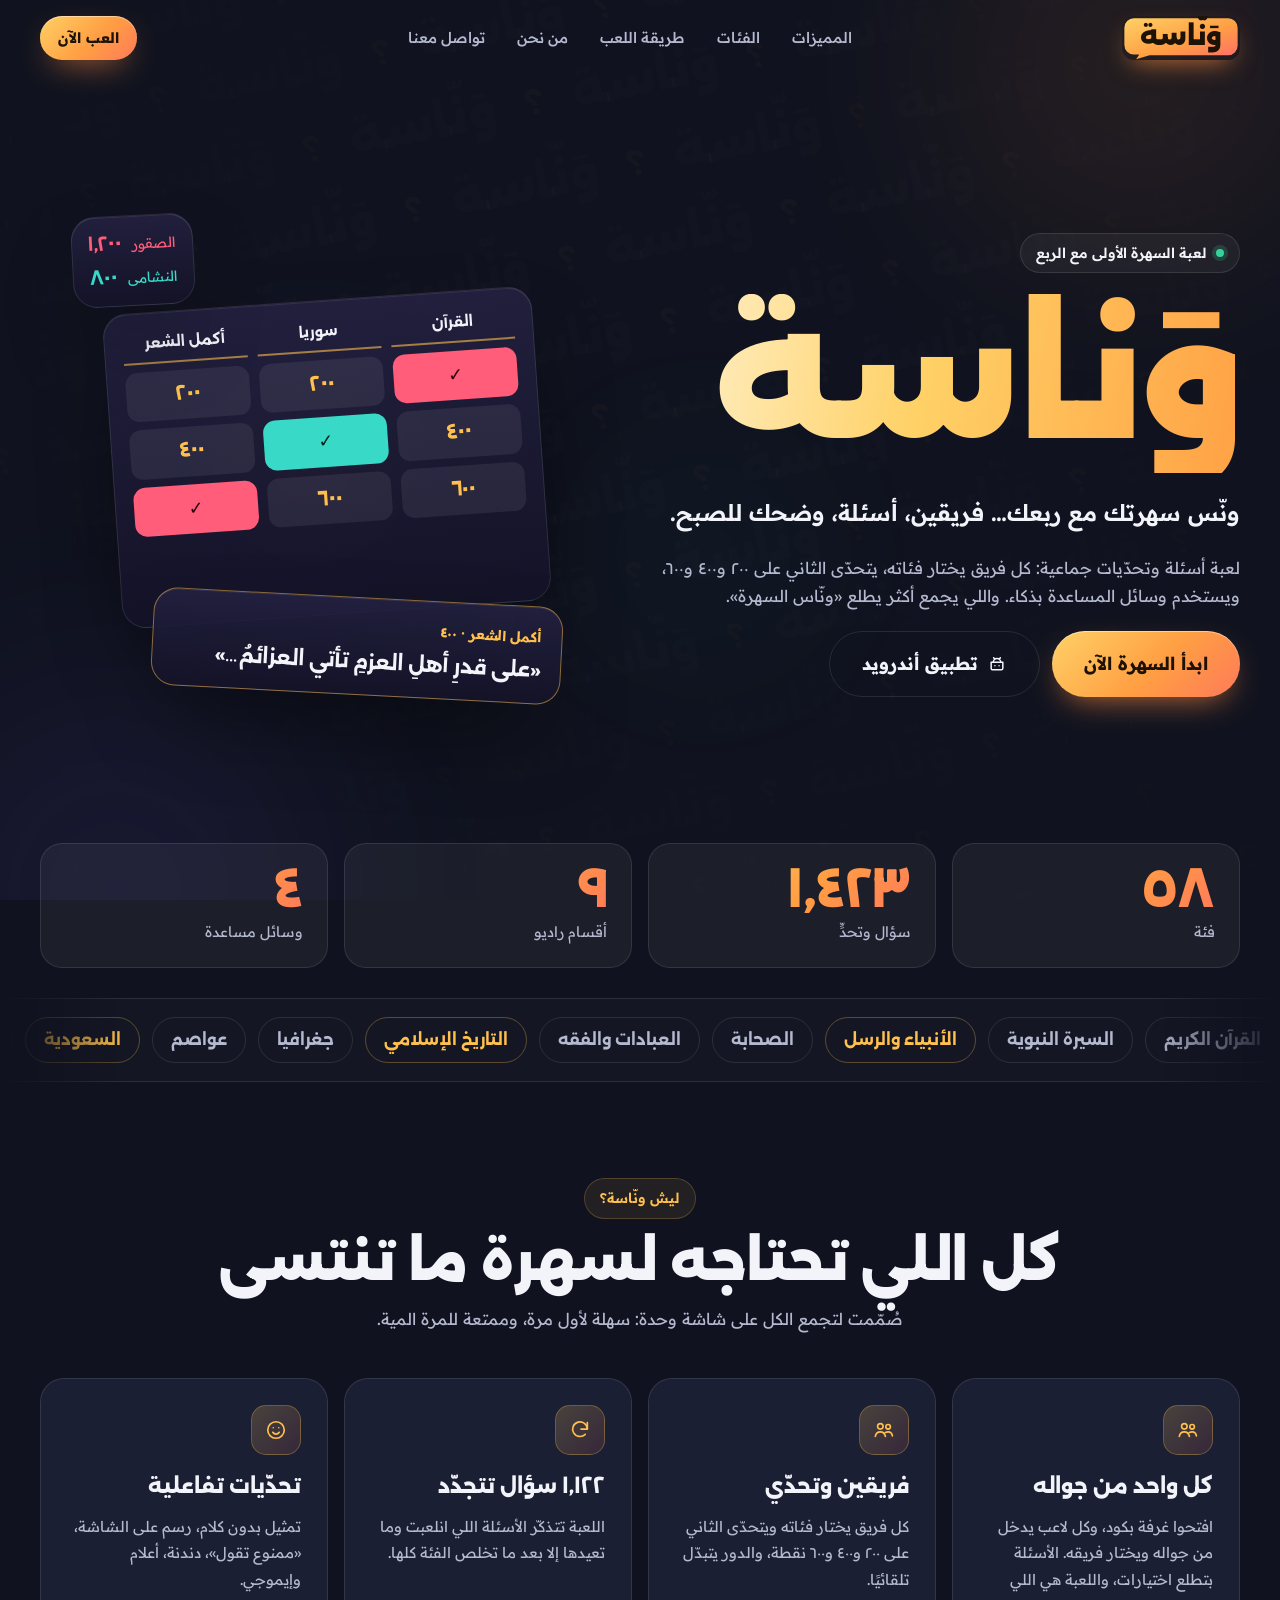
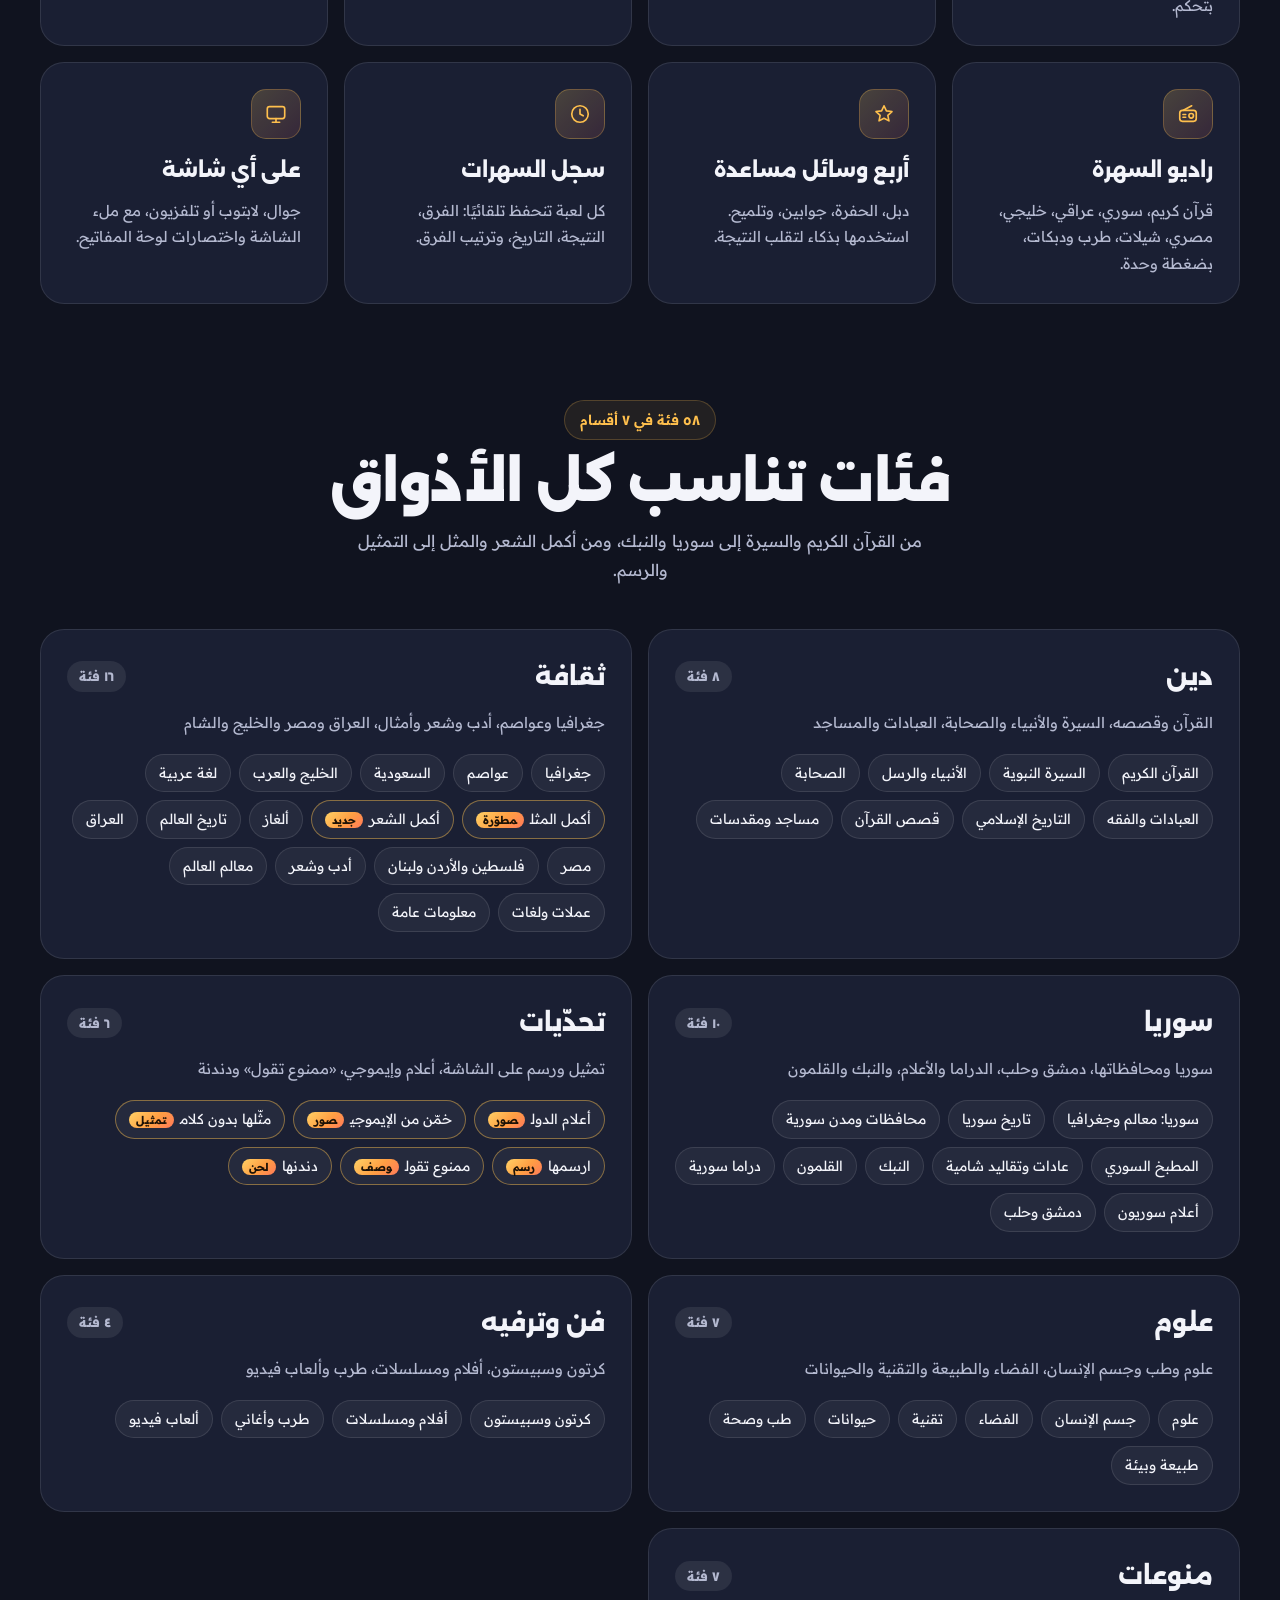
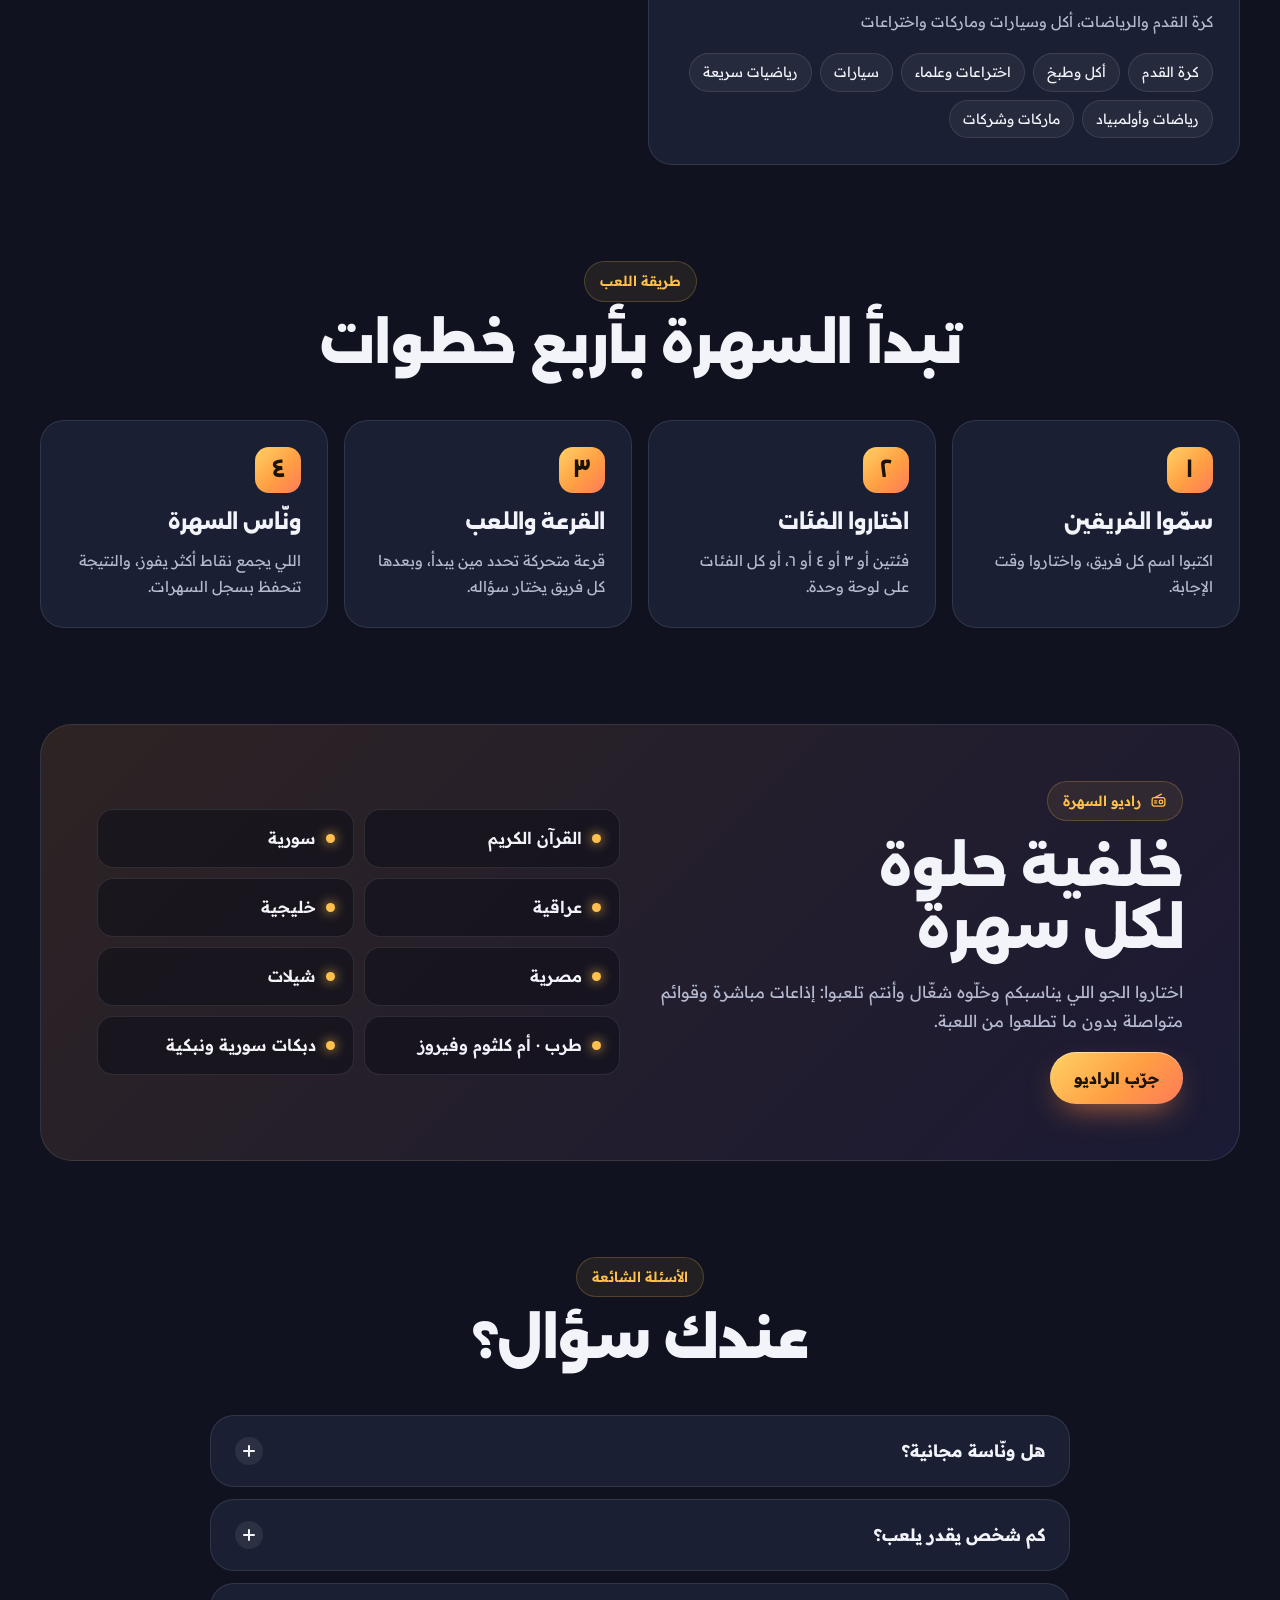
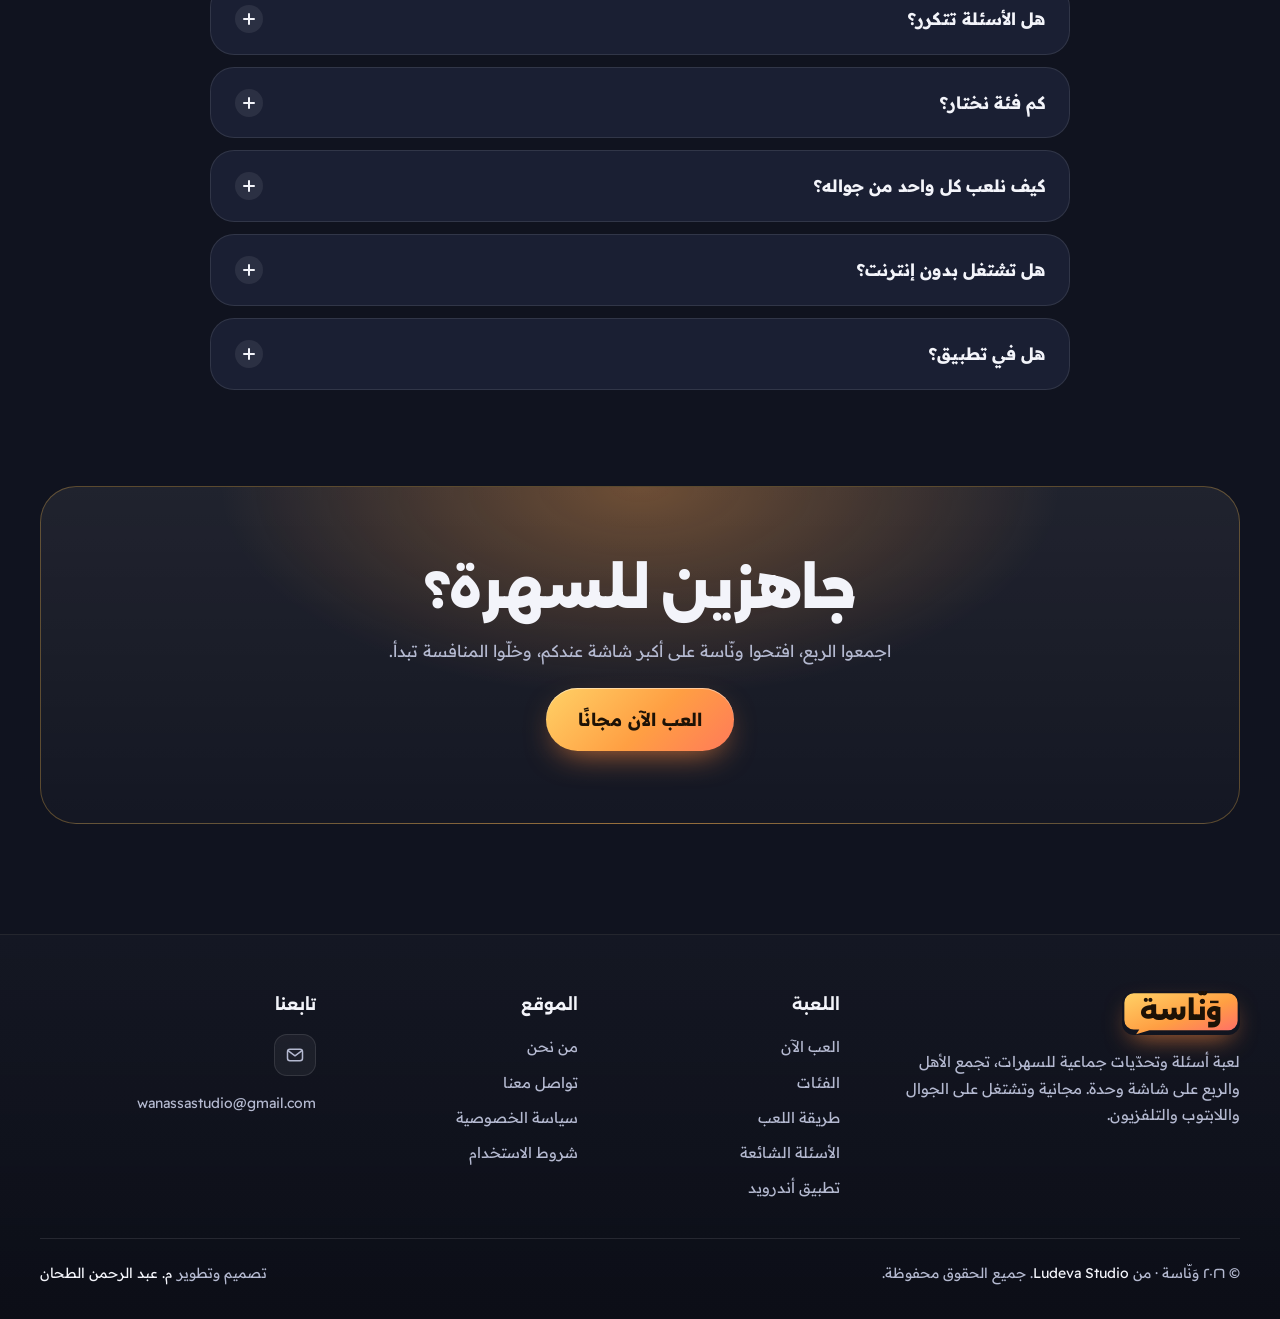
<file: index.html>
<!doctype html>
<html lang="ar" dir="rtl">
<head>
<meta charset="utf-8">
<meta name="viewport" content="width=device-width,initial-scale=1,viewport-fit=cover">
<title>وَنّاسة | لعبة أسئلة السهرة بين فريقين</title>
<meta name="description" content="ونّاسة لعبة أسئلة وتحدّيات جماعية للسهرات: ٥٨ فئة و١٬١٢٢ سؤال في الدين والثقافة وسوريا والعلوم، مع تمثيل ورسم وراديو السهرة. مجانية.">
<link rel="canonical" href="https://abodetahan.github.io/wanasa/">
<meta name="theme-color" content="#10131f">
<meta name="author" content="م. عبد الرحمن الطحان">
<link rel="icon" href="assets/logo.svg" type="image/svg+xml">
<link rel="apple-touch-icon" href="assets/apple-touch-icon.png">
<link rel="manifest" href="manifest.webmanifest">
<meta property="og:type" content="website">
<meta property="og:site_name" content="وَنّاسة">
<meta property="og:locale" content="ar_AR">
<meta property="og:title" content="وَنّاسة | لعبة أسئلة السهرة بين فريقين">
<meta property="og:description" content="ونّاسة لعبة أسئلة وتحدّيات جماعية للسهرات: ٥٨ فئة و١٬١٢٢ سؤال في الدين والثقافة وسوريا والعلوم، مع تمثيل ورسم وراديو السهرة. مجانية.">
<meta property="og:url" content="https://abodetahan.github.io/wanasa/">
<meta property="og:image" content="https://abodetahan.github.io/wanasa/assets/og-image.png">
<meta property="og:image:width" content="1200"><meta property="og:image:height" content="630">
<meta name="twitter:card" content="summary_large_image">
<link rel="preconnect" href="https://fonts.googleapis.com">
<link rel="preconnect" href="https://fonts.gstatic.com" crossorigin>
<link rel="stylesheet" href="https://fonts.googleapis.com/css2?family=Alexandria:wght@500;700;800;900&family=Readex+Pro:wght@300;400;500;600;700&display=swap">
<link rel="stylesheet" href="assets/site.css">
<script type="application/ld+json">{"@context": "https://schema.org", "@graph": [{"@type": "WebSite", "@id": "https://abodetahan.github.io/wanasa/#site", "name": "وَنّاسة", "alternateName": ["ونّاسة", "ونانسة", "Wanasa"], "url": "https://abodetahan.github.io/wanasa/", "inLanguage": "ar"}, {"@type": "Organization", "@id": "https://abodetahan.github.io/wanasa/#founder", "name": "Wanassa Studio · ونّاسة ستوديو", "email": "wanassastudio@gmail.com", "founder": {"@type": "Person", "name": "عبد الرحمن الطحان"}}, {"@type": "VideoGame", "name": "وَنّاسة", "url": "https://abodetahan.github.io/wanasa/play.html", "author": {"@id": "https://abodetahan.github.io/wanasa/#founder"}, "description": "لعبة أسئلة وأجوبة جماعية بين فريقين للسهرات، فيها 58 فئة و1423 سؤالًا وتحدّيًا.", "inLanguage": "ar", "genre": ["Trivia", "Party game"], "gamePlatform": ["Web browser", "Android"], "applicationCategory": "Game", "offers": {"@type": "Offer", "price": "0", "priceCurrency": "USD"}}, {"@type": "FAQPage", "mainEntity": [{"@type": "Question", "name": "هل ونّاسة مجانية؟", "acceptedAnswer": {"@type": "Answer", "text": "نعم، مجانية بالكامل. بتسجّل اسمك وإيميلك مرة وحدة على جهازك وبتبدأ اللعب."}}, {"@type": "Question", "name": "كم شخص يقدر يلعب؟", "acceptedAnswer": {"@type": "Answer", "text": "فريقين بأي عدد من الأشخاص. شاشة وحدة تكفي، والأفضل تلفزيون أو لابتوب يشوفه الكل."}}, {"@type": "Question", "name": "هل الأسئلة تتكرر؟", "acceptedAnswer": {"@type": "Answer", "text": "فيها ١٬١٢٢ سؤال وتحدٍّ في ٥٨ فئة. اللعبة تحفظ الأسئلة اللي انلعبت على جهازك وما ترجعها إلا بعد ما تخلص الفئة."}}, {"@type": "Question", "name": "كم فئة نختار؟", "acceptedAnswer": {"@type": "Answer", "text": "تختاروا فئتين أو ٣ أو ٤ أو ٦، أو تلعبوا بكل الفئات على لوحة وحدة."}}, {"@type": "Question", "name": "كيف نلعب كل واحد من جواله؟", "acceptedAnswer": {"@type": "Answer", "text": "من صفحة اللعبة اضغط «أنشئ غرفة»، فيطلعلك كود ورابط دعوة. أصحابك يفتحوا الرابط أو يكتبوا الكود من «ادخل غرفة»، وكل واحد يختار فريقه (لحد ٦ بالفريق). الأسئلة بتطلع اختيارات، واللعبة بتحسب الصح والغلط لحالها."}}, {"@type": "Question", "name": "هل تشتغل بدون إنترنت؟", "acceptedAnswer": {"@type": "Answer", "text": "بعد أول فتح تشتغل اللعبة بدون إنترنت. الراديو المباشر يحتاج إنترنت."}}, {"@type": "Question", "name": "هل في تطبيق؟", "acceptedAnswer": {"@type": "Answer", "text": "فيه تطبيق أندرويد تحمّله من هنا. على آيفون افتح الموقع من سفاري واختر «إضافة إلى الشاشة الرئيسية»."}}]}]}</script>
</head>
<body>
<div class="bg" aria-hidden="true"><i></i><i></i><i></i></div>
<header class="topbar" id="top">
  <div class="container nav">
    <a class="brand" href="./" aria-label="وَنّاسة، الصفحة الرئيسية"><img class="mark-wide" src="assets/logo-wide.svg" width="118" height="44" alt="وَنّاسة"></a>
    <nav class="menu" id="menu" aria-label="القائمة">
      <a href="./#features">المميزات</a><a href="./#categories">الفئات</a><a href="./#how">طريقة اللعب</a><a href="about.html">من نحن</a><a href="contact.html">تواصل معنا</a>
    </nav>
    <div class="nav-cta"><a class="btn primary sm" href="play.html">العب الآن</a><button class="burger" id="burger" aria-label="القائمة" aria-expanded="false" aria-controls="menu"><i></i><i></i></button></div>
  </div>
</header>

<main>
<section class="container hero">
  <div class="hero-txt">
    <span class="eyebrow live"><i></i>لعبة السهرة الأولى مع الربع</span>
    <h1 class="word">وَنّاسة</h1>
    <p class="lead">ونّس سهرتك مع ربعك… فريقين، أسئلة، وضحك للصبح.</p>
    <p class="sub">لعبة أسئلة وتحدّيات جماعية: كل فريق يختار فئاته، يتحدّى الثاني على ٢٠٠ و٤٠٠ و٦٠٠، ويستخدم وسائل المساعدة بذكاء. واللي يجمع أكثر يطلع «ونّاس السهرة».</p>
    <div class="ctas"><a class="btn primary lg" href="play.html">ابدأ السهرة الآن</a><a class="btn ghost lg" href="https://github.com/ludeva-studio/wanasa-app/releases/latest/download/wanasa.apk"><svg class="ic" viewBox="0 0 24 24" aria-hidden="true"><path d="M5 10h14v7a2 2 0 0 1-2 2H7a2 2 0 0 1-2-2z"/><path d="M7.5 10a4.5 4.5 0 0 1 9 0M8 4.5l1.3 2M16 4.5l-1.3 2M9.5 14v.01M14.5 14v.01"/></svg>تطبيق أندرويد</a></div>
  </div>
  <div class="hero-art" aria-hidden="true">
    <div class="glow"></div>
    <div class="mock board"><div class="mc"><b>القرآن</b><i class="d1">✓</i><i>٤٠٠</i><i>٦٠٠</i></div><div class="mc"><b>سوريا</b><i>٢٠٠</i><i class="d2">✓</i><i class="lv">٦٠٠</i></div><div class="mc"><b>أكمل الشعر</b><i>٢٠٠</i><i>٤٠٠</i><i class="d1">✓</i></div></div>
    <div class="mock q"><small>أكمل الشعر · ٤٠٠</small><strong>«على قدرِ أهلِ العزمِ تأتي العزائمُ…»</strong></div>
    <div class="mock score"><span class="t1">الصقور <b>١٬٢٠٠</b></span><span class="t2">النشامى <b>٨٠٠</b></span></div>
  </div>
</section>

<section class="container stats reveal" aria-label="أرقام اللعبة">
  <div><b data-count="58">٥٨</b><span>فئة</span></div>
  <div><b data-count="1423">١٬١٢٢</b><span>سؤال وتحدٍّ</span></div>
  <div><b data-count="9">٩</b><span>أقسام راديو</span></div>
  <div><b data-count="4">٤</b><span>وسائل مساعدة</span></div>
</section>

<div class="marquee" aria-hidden="true"><div><span>القرآن الكريم</span><span>السيرة النبوية</span><span>الأنبياء والرسل</span><span>الصحابة</span><span>العبادات والفقه</span><span>التاريخ الإسلامي</span><span>جغرافيا</span><span>عواصم</span><span>السعودية</span><span>الخليج والعرب</span><span>لغة عربية</span><span>أكمل المثل</span><span>أكمل الشعر</span><span>ألغاز</span><span>تاريخ العالم</span><span>علوم</span><span>جسم الإنسان</span><span>الفضاء</span><span>تقنية</span><span>حيوانات</span><span>كرة القدم</span><span>أكل وطبخ</span><span>اختراعات وعلماء</span><span>سيارات</span><span>رياضيات سريعة</span><span>سوريا: معالم وجغرافيا</span><span>تاريخ سوريا</span><span>محافظات ومدن سورية</span><span>المطبخ السوري</span><span>عادات وتقاليد شامية</span><span>النبك</span><span>القلمون</span><span>قصص القرآن</span><span>مساجد ومقدسات</span><span>العراق</span><span>مصر</span><span>فلسطين والأردن ولبنان</span><span>أدب وشعر</span><span>معالم العالم</span><span>عملات ولغات</span><span>القرآن الكريم</span><span>السيرة النبوية</span><span>الأنبياء والرسل</span><span>الصحابة</span><span>العبادات والفقه</span><span>التاريخ الإسلامي</span><span>جغرافيا</span><span>عواصم</span><span>السعودية</span><span>الخليج والعرب</span><span>لغة عربية</span><span>أكمل المثل</span><span>أكمل الشعر</span><span>ألغاز</span><span>تاريخ العالم</span><span>علوم</span><span>جسم الإنسان</span><span>الفضاء</span><span>تقنية</span><span>حيوانات</span><span>كرة القدم</span><span>أكل وطبخ</span><span>اختراعات وعلماء</span><span>سيارات</span><span>رياضيات سريعة</span><span>سوريا: معالم وجغرافيا</span><span>تاريخ سوريا</span><span>محافظات ومدن سورية</span><span>المطبخ السوري</span><span>عادات وتقاليد شامية</span><span>النبك</span><span>القلمون</span><span>قصص القرآن</span><span>مساجد ومقدسات</span><span>العراق</span><span>مصر</span><span>فلسطين والأردن ولبنان</span><span>أدب وشعر</span><span>معالم العالم</span><span>عملات ولغات</span></div></div>

<section class="container section" id="features">
  <div class="s-head reveal"><span class="eyebrow">ليش ونّاسة؟</span><h2>كل اللي تحتاجه لسهرة ما تنتسى</h2><p>صُمّمت لتجمع الكل على شاشة وحدة: سهلة لأول مرة، وممتعة للمرة المية.</p></div>
  <div class="feats"><article class="feat card reveal" style="--d:0.00s"><span class="f-ico"><svg class="ic" viewBox="0 0 24 24" aria-hidden="true"><circle cx="8" cy="8" r="3"/><circle cx="16.5" cy="8.5" r="2.5"/><path d="M2.5 19c.6-3.2 3-5 5.5-5s4.9 1.8 5.5 5M13.5 14.6c.9-.4 1.9-.6 3-.6 2.2 0 4.2 1.5 4.7 4.5"/></svg></span><h3>كل واحد من جواله</h3><p>افتحوا غرفة بكود، وكل لاعب يدخل من جواله ويختار فريقه. الأسئلة بتطلع اختيارات، واللعبة هي اللي بتحكم.</p></article><article class="feat card reveal" style="--d:0.05s"><span class="f-ico"><svg class="ic" viewBox="0 0 24 24" aria-hidden="true"><circle cx="8" cy="8" r="3"/><circle cx="16.5" cy="8.5" r="2.5"/><path d="M2.5 19c.6-3.2 3-5 5.5-5s4.9 1.8 5.5 5M13.5 14.6c.9-.4 1.9-.6 3-.6 2.2 0 4.2 1.5 4.7 4.5"/></svg></span><h3>فريقين وتحدّي</h3><p>كل فريق يختار فئاته ويتحدّى الثاني على ٢٠٠ و٤٠٠ و٦٠٠ نقطة، والدور يتبدّل تلقائيًا.</p></article><article class="feat card reveal" style="--d:0.10s"><span class="f-ico"><svg class="ic" viewBox="0 0 24 24" aria-hidden="true"><path d="M20 11a8 8 0 1 0-2.3 5.7"/><path d="M20 4v7h-7"/></svg></span><h3>١٬١٢٢ سؤال تتجدّد</h3><p>اللعبة تتذكّر الأسئلة اللي انلعبت وما تعيدها إلا بعد ما تخلص الفئة كلها.</p></article><article class="feat card reveal" style="--d:0.15s"><span class="f-ico"><svg class="ic" viewBox="0 0 24 24" aria-hidden="true"><path d="M12 21a9 9 0 1 0 0-18 9 9 0 0 0 0 18z"/><path d="M8.5 14.5s1.3 2 3.5 2 3.5-2 3.5-2M9 9.5v.01M15 9.5v.01"/></svg></span><h3>تحدّيات تفاعلية</h3><p>تمثيل بدون كلام، رسم على الشاشة، «ممنوع تقول»، دندنة، أعلام وإيموجي.</p></article><article class="feat card reveal" style="--d:0.20s"><span class="f-ico"><svg class="ic" viewBox="0 0 24 24" aria-hidden="true"><rect x="3" y="8" width="18" height="12" rx="3"/><path d="M7 8l9-5"/><circle cx="15.5" cy="14" r="2.5"/><path d="M6.5 12.5h3M6.5 15.5h3"/></svg></span><h3>راديو السهرة</h3><p>قرآن كريم، سوري، عراقي، خليجي، مصري، شيلات، طرب ودبكات، بضغطة وحدة.</p></article><article class="feat card reveal" style="--d:0.25s"><span class="f-ico"><svg class="ic" viewBox="0 0 24 24" aria-hidden="true"><path d="M12 3l2.6 5.6 6.1.7-4.5 4.2 1.2 6L12 16.6 6.6 19.5l1.2-6-4.5-4.2 6.1-.7z"/></svg></span><h3>أربع وسائل مساعدة</h3><p>دبل، الحفرة، جوابين، وتلميح. استخدمها بذكاء لتقلب النتيجة.</p></article><article class="feat card reveal" style="--d:0.30s"><span class="f-ico"><svg class="ic" viewBox="0 0 24 24" aria-hidden="true"><circle cx="12" cy="12" r="9"/><path d="M12 7v5l3.5 2"/></svg></span><h3>سجل السهرات</h3><p>كل لعبة تنحفظ تلقائيًا: الفرق، النتيجة، التاريخ، وترتيب الفرق.</p></article><article class="feat card reveal" style="--d:0.35s"><span class="f-ico"><svg class="ic" viewBox="0 0 24 24" aria-hidden="true"><rect x="2.5" y="4" width="19" height="13" rx="2.5"/><path d="M8 21h8M12 17v4"/></svg></span><h3>على أي شاشة</h3><p>جوال، لابتوب أو تلفزيون، مع ملء الشاشة واختصارات لوحة المفاتيح.</p></article></div>
</section>

<section class="container section" id="categories">
  <div class="s-head reveal"><span class="eyebrow">٥٨ فئة في ٧ أقسام</span><h2>فئات تناسب كل الأذواق</h2><p>من القرآن الكريم والسيرة إلى سوريا والنبك، ومن أكمل الشعر والمثل إلى التمثيل والرسم.</p></div>
  <div class="cats"><article class="cat-group card reveal"><header><h3>دين</h3><span class="pill">٨ فئة</span></header><p>القرآن وقصصه، السيرة والأنبياء والصحابة، العبادات والمساجد</p><ul class="tags"><li>القرآن الكريم</li><li>السيرة النبوية</li><li>الأنبياء والرسل</li><li>الصحابة</li><li>العبادات والفقه</li><li>التاريخ الإسلامي</li><li>قصص القرآن</li><li>مساجد ومقدسات</li></ul></article>
<article class="cat-group card reveal"><header><h3>ثقافة</h3><span class="pill">١٦ فئة</span></header><p>جغرافيا وعواصم، أدب وشعر وأمثال، العراق ومصر والخليج والشام</p><ul class="tags"><li>جغرافيا</li><li>عواصم</li><li>السعودية</li><li>الخليج والعرب</li><li>لغة عربية</li><li class="hot">أكمل المثل<b>مطوّرة</b></li><li class="hot">أكمل الشعر<b>جديد</b></li><li>ألغاز</li><li>تاريخ العالم</li><li>العراق</li><li>مصر</li><li>فلسطين والأردن ولبنان</li><li>أدب وشعر</li><li>معالم العالم</li><li>عملات ولغات</li><li>معلومات عامة</li></ul></article>
<article class="cat-group card reveal"><header><h3>سوريا</h3><span class="pill">١٠ فئة</span></header><p>سوريا ومحافظاتها، دمشق وحلب، الدراما والأعلام، والنبك والقلمون</p><ul class="tags"><li>سوريا: معالم وجغرافيا</li><li>تاريخ سوريا</li><li>محافظات ومدن سورية</li><li>المطبخ السوري</li><li>عادات وتقاليد شامية</li><li>النبك</li><li>القلمون</li><li>دراما سورية</li><li>أعلام سوريون</li><li>دمشق وحلب</li></ul></article>
<article class="cat-group card reveal"><header><h3>تحدّيات</h3><span class="pill">٦ فئة</span></header><p>تمثيل ورسم على الشاشة، أعلام وإيموجي، «ممنوع تقول» ودندنة</p><ul class="tags"><li class="hot">أعلام الدول<b>صور</b></li><li class="hot">خمّن من الإيموجي<b>صور</b></li><li class="hot">مثّلها بدون كلام<b>تمثيل</b></li><li class="hot">ارسمها<b>رسم</b></li><li class="hot">ممنوع تقول<b>وصف</b></li><li class="hot">دندنها<b>لحن</b></li></ul></article>
<article class="cat-group card reveal"><header><h3>علوم</h3><span class="pill">٧ فئة</span></header><p>علوم وطب وجسم الإنسان، الفضاء والطبيعة والتقنية والحيوانات</p><ul class="tags"><li>علوم</li><li>جسم الإنسان</li><li>الفضاء</li><li>تقنية</li><li>حيوانات</li><li>طب وصحة</li><li>طبيعة وبيئة</li></ul></article>
<article class="cat-group card reveal"><header><h3>فن وترفيه</h3><span class="pill">٤ فئة</span></header><p>كرتون وسبيستون، أفلام ومسلسلات، طرب وألعاب فيديو</p><ul class="tags"><li>كرتون وسبيستون</li><li>أفلام ومسلسلات</li><li>طرب وأغاني</li><li>ألعاب فيديو</li></ul></article>
<article class="cat-group card reveal"><header><h3>منوعات</h3><span class="pill">٧ فئة</span></header><p>كرة القدم والرياضات، أكل وسيارات وماركات واختراعات</p><ul class="tags"><li>كرة القدم</li><li>أكل وطبخ</li><li>اختراعات وعلماء</li><li>سيارات</li><li>رياضيات سريعة</li><li>رياضات وأولمبياد</li><li>ماركات وشركات</li></ul></article>
</div>
</section>

<section class="container section" id="how">
  <div class="s-head reveal"><span class="eyebrow">طريقة اللعب</span><h2>تبدأ السهرة بأربع خطوات</h2></div>
  <ol class="steps">
    <li class="card reveal"><b>١</b><h3>سمّوا الفريقين</h3><p>اكتبوا اسم كل فريق، واختاروا وقت الإجابة.</p></li>
    <li class="card reveal"><b>٢</b><h3>اختاروا الفئات</h3><p>فئتين أو ٣ أو ٤ أو ٦، أو كل الفئات على لوحة وحدة.</p></li>
    <li class="card reveal"><b>٣</b><h3>القرعة واللعب</h3><p>قرعة متحركة تحدد مين يبدأ، وبعدها كل فريق يختار سؤاله.</p></li>
    <li class="card reveal"><b>٤</b><h3>ونّاس السهرة</h3><p>اللي يجمع نقاط أكثر يفوز، والنتيجة تنحفظ بسجل السهرات.</p></li>
  </ol>
</section>

<section class="container section split reveal" id="radio">
  <div><span class="eyebrow"><svg class="ic" viewBox="0 0 24 24" aria-hidden="true"><rect x="3" y="8" width="18" height="12" rx="3"/><path d="M7 8l9-5"/><circle cx="15.5" cy="14" r="2.5"/><path d="M6.5 12.5h3M6.5 15.5h3"/></svg>راديو السهرة</span><h2>خلفية حلوة لكل سهرة</h2><p>اختاروا الجو اللي يناسبكم وخلّوه شغّال وأنتم تلعبوا: إذاعات مباشرة وقوائم متواصلة بدون ما تطلعوا من اللعبة.</p><a class="btn primary" href="play.html">جرّب الراديو</a></div>
  <ul class="radio-list"><li>القرآن الكريم</li><li>سورية</li><li>عراقية</li><li>خليجية</li><li>مصرية</li><li>شيلات</li><li>طرب · أم كلثوم وفيروز</li><li>دبكات سورية ونبكية</li></ul>
</section>

<section class="container section" id="faq">
  <div class="s-head reveal"><span class="eyebrow">الأسئلة الشائعة</span><h2>عندك سؤال؟</h2></div>
  <div class="faqs"><details class="faq card reveal"><summary>هل ونّاسة مجانية؟<i></i></summary><div>نعم، مجانية بالكامل. بتسجّل اسمك وإيميلك مرة وحدة على جهازك وبتبدأ اللعب.</div></details><details class="faq card reveal"><summary>كم شخص يقدر يلعب؟<i></i></summary><div>فريقين بأي عدد من الأشخاص. شاشة وحدة تكفي، والأفضل تلفزيون أو لابتوب يشوفه الكل.</div></details><details class="faq card reveal"><summary>هل الأسئلة تتكرر؟<i></i></summary><div>فيها ١٬١٢٢ سؤال وتحدٍّ في ٥٨ فئة. اللعبة تحفظ الأسئلة اللي انلعبت على جهازك وما ترجعها إلا بعد ما تخلص الفئة.</div></details><details class="faq card reveal"><summary>كم فئة نختار؟<i></i></summary><div>تختاروا فئتين أو ٣ أو ٤ أو ٦، أو تلعبوا بكل الفئات على لوحة وحدة.</div></details><details class="faq card reveal"><summary>كيف نلعب كل واحد من جواله؟<i></i></summary><div>من صفحة اللعبة اضغط «أنشئ غرفة»، فيطلعلك كود ورابط دعوة. أصحابك يفتحوا الرابط أو يكتبوا الكود من «ادخل غرفة»، وكل واحد يختار فريقه (لحد ٦ بالفريق). الأسئلة بتطلع اختيارات، واللعبة بتحسب الصح والغلط لحالها.</div></details><details class="faq card reveal"><summary>هل تشتغل بدون إنترنت؟<i></i></summary><div>بعد أول فتح تشتغل اللعبة بدون إنترنت. الراديو المباشر يحتاج إنترنت.</div></details><details class="faq card reveal"><summary>هل في تطبيق؟<i></i></summary><div>فيه تطبيق أندرويد تحمّله من <a href="https://github.com/ludeva-studio/wanasa-app/releases/latest/download/wanasa.apk">هنا</a>. على آيفون افتح الموقع من سفاري واختر «إضافة إلى الشاشة الرئيسية».</div></details></div>
</section>

<section class="container section">
  <div class="cta-band reveal"><h2>جاهزين للسهرة؟</h2><p>اجمعوا الربع، افتحوا ونّاسة على أكبر شاشة عندكم، وخلّوا المنافسة تبدأ.</p><a class="btn primary lg" href="play.html">العب الآن مجانًا</a></div>
</section>
</main>

<footer class="footer">
  <div class="container">
    <div class="f-grid">
      <div class="f-about">
        <a class="brand" href="./"><img class="mark-wide" src="assets/logo-wide.svg" width="118" height="44" alt="وَنّاسة"></a>
        <p>لعبة أسئلة وتحدّيات جماعية للسهرات، تجمع الأهل والربع على شاشة وحدة. مجانية وتشتغل على الجوال واللابتوب والتلفزيون.</p>
      </div>
      <div><h4>اللعبة</h4><a href="play.html">العب الآن</a><a href="./#categories">الفئات</a><a href="./#how">طريقة اللعب</a><a href="./#faq">الأسئلة الشائعة</a><a href="https://github.com/ludeva-studio/wanasa-app/releases/latest/download/wanasa.apk">تطبيق أندرويد</a></div>
      <div><h4>الموقع</h4><a href="about.html">من نحن</a><a href="contact.html">تواصل معنا</a><a href="privacy.html">سياسة الخصوصية</a><a href="terms.html">شروط الاستخدام</a></div>
      <div><h4>تابعنا</h4><div class="socials"><a class="soc soc-mail" href="mailto:wanassastudio@gmail.com" aria-label="البريد الإلكتروني" title="البريد الإلكتروني"><svg class="si" viewBox="0 0 24 24" aria-hidden="true"><rect x="3" y="5" width="18" height="14" rx="3"/><path d="M4 7l8 6 8-6"/></svg></a></div><a class="f-mail" href="mailto:wanassastudio@gmail.com">wanassastudio@gmail.com</a></div>
    </div>
    <div class="f-bottom"><span>© ٢٠٢٦ وَنّاسة · من <a href="about.html">Ludeva Studio</a>. جميع الحقوق محفوظة.</span><span>تصميم وتطوير <a href="about.html#founder">م. عبد الرحمن الطحان</a></span></div>
  </div>
</footer>
<script src="assets/site.js" defer></script>
</body>
</html>
</file>
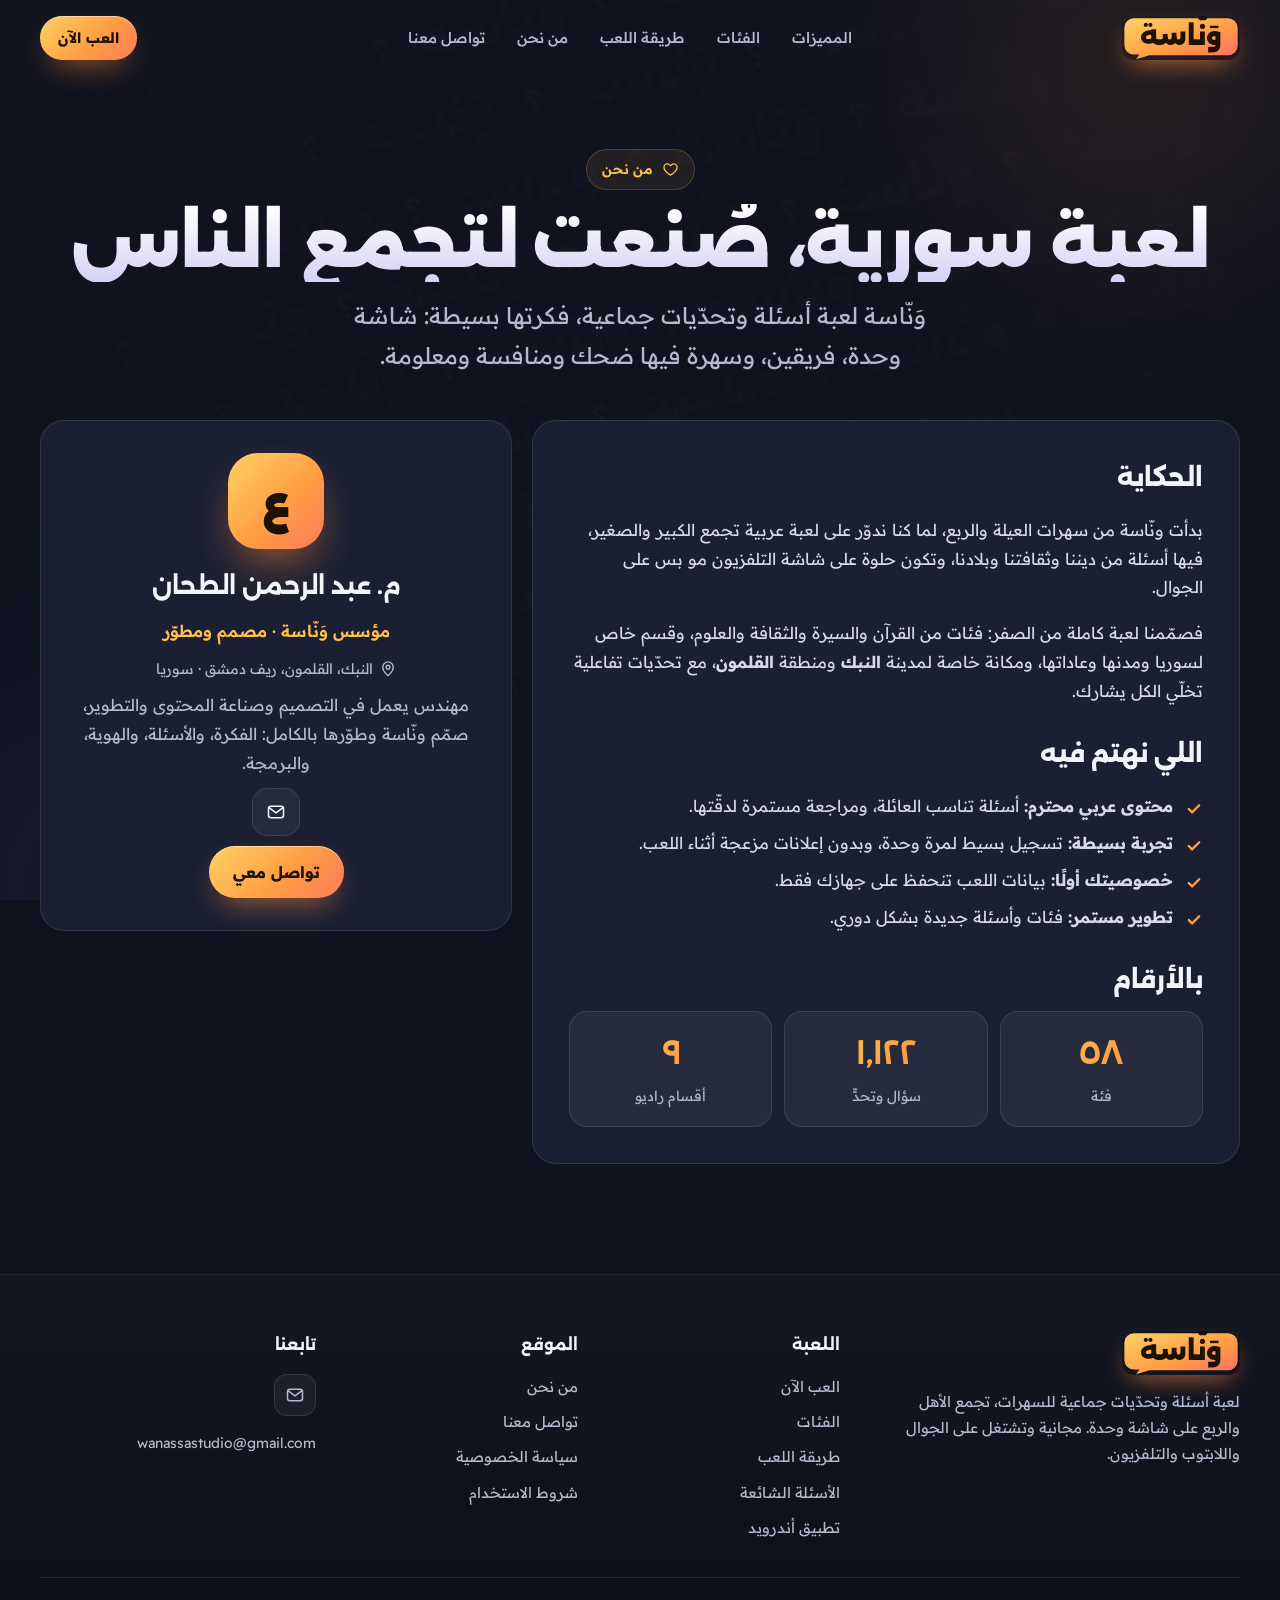
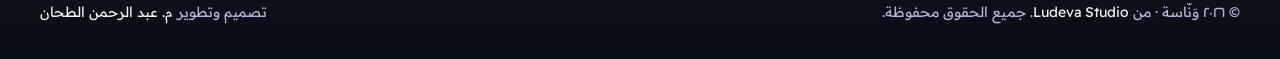
<file: about.html>
<!doctype html>
<html lang="ar" dir="rtl">
<head>
<meta charset="utf-8">
<meta name="viewport" content="width=device-width,initial-scale=1,viewport-fit=cover">
<title>من نحن | وَنّاسة</title>
<meta name="description" content="قصة لعبة وَنّاسة ومن صمّمها: م. عبد الرحمن الطحان من النبك في القلمون، سوريا.">
<link rel="canonical" href="https://abodetahan.github.io/wanasa/about.html">
<meta name="theme-color" content="#10131f">
<meta name="author" content="م. عبد الرحمن الطحان">
<link rel="icon" href="assets/logo.svg" type="image/svg+xml">
<link rel="apple-touch-icon" href="assets/apple-touch-icon.png">
<link rel="manifest" href="manifest.webmanifest">
<meta property="og:type" content="website">
<meta property="og:site_name" content="وَنّاسة">
<meta property="og:locale" content="ar_AR">
<meta property="og:title" content="من نحن | وَنّاسة">
<meta property="og:description" content="قصة لعبة وَنّاسة ومن صمّمها: م. عبد الرحمن الطحان من النبك في القلمون، سوريا.">
<meta property="og:url" content="https://abodetahan.github.io/wanasa/about.html">
<meta property="og:image" content="https://abodetahan.github.io/wanasa/assets/og-image.png">
<meta property="og:image:width" content="1200"><meta property="og:image:height" content="630">
<meta name="twitter:card" content="summary_large_image">
<link rel="preconnect" href="https://fonts.googleapis.com">
<link rel="preconnect" href="https://fonts.gstatic.com" crossorigin>
<link rel="stylesheet" href="https://fonts.googleapis.com/css2?family=Alexandria:wght@500;700;800;900&family=Readex+Pro:wght@300;400;500;600;700&display=swap">
<link rel="stylesheet" href="assets/site.css">
</head>
<body>
<div class="bg" aria-hidden="true"><i></i><i></i><i></i></div>
<header class="topbar" id="top">
  <div class="container nav">
    <a class="brand" href="./" aria-label="وَنّاسة، الصفحة الرئيسية"><img class="mark-wide" src="assets/logo-wide.svg" width="118" height="44" alt="وَنّاسة"></a>
    <nav class="menu" id="menu" aria-label="القائمة">
      <a href="./#features">المميزات</a><a href="./#categories">الفئات</a><a href="./#how">طريقة اللعب</a><a href="about.html">من نحن</a><a href="contact.html">تواصل معنا</a>
    </nav>
    <div class="nav-cta"><a class="btn primary sm" href="play.html">العب الآن</a><button class="burger" id="burger" aria-label="القائمة" aria-expanded="false" aria-controls="menu"><i></i><i></i></button></div>
  </div>
</header>

<main>
<section class="container page-hero reveal">
  <span class="eyebrow"><svg class="ic" viewBox="0 0 24 24" aria-hidden="true"><path d="M12 20s-7.5-4.6-9-9.4C1.9 7 4.2 4 7.4 4c2 0 3.6 1.1 4.6 2.7C13 5.1 14.6 4 16.6 4 19.8 4 22.1 7 21 10.6 19.5 15.4 12 20 12 20z"/></svg>من نحن</span>
  <h1>لعبة سورية، صُنعت لتجمع الناس</h1>
  <p class="lead">وَنّاسة لعبة أسئلة وتحدّيات جماعية، فكرتها بسيطة: شاشة وحدة، فريقين، وسهرة فيها ضحك ومنافسة ومعلومة.</p>
</section>
<section class="container prose-grid">
  <article class="card prose reveal">
    <h2>الحكاية</h2>
    <p>بدأت ونّاسة من سهرات العيلة والربع، لما كنا ندوّر على لعبة عربية تجمع الكبير والصغير، فيها أسئلة من ديننا وثقافتنا وبلادنا، وتكون حلوة على شاشة التلفزيون مو بس على الجوال.</p>
    <p>فصمّمنا لعبة كاملة من الصفر: فئات من القرآن والسيرة والثقافة والعلوم، وقسم خاص لسوريا ومدنها وعاداتها، ومكانة خاصة لمدينة <b>النبك</b> ومنطقة <b>القلمون</b>، مع تحدّيات تفاعلية تخلّي الكل يشارك.</p>
    <h2>اللي نهتم فيه</h2>
    <ul class="checks">
      <li><b>محتوى عربي محترم:</b> أسئلة تناسب العائلة، ومراجعة مستمرة لدقّتها.</li>
      <li><b>تجربة بسيطة:</b> تسجيل بسيط لمرة وحدة، وبدون إعلانات مزعجة أثناء اللعب.</li>
      <li><b>خصوصيتك أولًا:</b> بيانات اللعب تنحفظ على جهازك فقط.</li>
      <li><b>تطوير مستمر:</b> فئات وأسئلة جديدة بشكل دوري.</li>
    </ul>
    <h2>بالأرقام</h2>
    <div class="mini-stats"><div><b>٥٨</b><span>فئة</span></div><div><b>١٬١٢٢</b><span>سؤال وتحدٍّ</span></div><div><b>٩</b><span>أقسام راديو</span></div></div>
  </article>
  <aside class="card founder reveal" id="founder">
    <div class="avatar" aria-hidden="true">ع</div>
    <h2>م. عبد الرحمن الطحان</h2>
    <p class="role">مؤسس وَنّاسة · مصمم ومطوّر</p>
    <p class="loc"><svg class="ic" viewBox="0 0 24 24" aria-hidden="true"><path d="M12 21s-7-6.2-7-11.5a7 7 0 0 1 14 0C19 14.8 12 21 12 21z"/><circle cx="12" cy="9.5" r="2.5"/></svg>النبك، القلمون، ريف دمشق · سوريا</p>
    <p>مهندس يعمل في التصميم وصناعة المحتوى والتطوير، صمّم ونّاسة وطوّرها بالكامل: الفكرة، والأسئلة، والهوية، والبرمجة.</p>
    <div class="socials big"><a class="soc soc-mail" href="mailto:wanassastudio@gmail.com" aria-label="البريد الإلكتروني" title="البريد الإلكتروني"><svg class="si" viewBox="0 0 24 24" aria-hidden="true"><rect x="3" y="5" width="18" height="14" rx="3"/><path d="M4 7l8 6 8-6"/></svg></a></div>
    <a class="btn primary" href="contact.html">تواصل معي</a>
  </aside>
</section>
</main>

<footer class="footer">
  <div class="container">
    <div class="f-grid">
      <div class="f-about">
        <a class="brand" href="./"><img class="mark-wide" src="assets/logo-wide.svg" width="118" height="44" alt="وَنّاسة"></a>
        <p>لعبة أسئلة وتحدّيات جماعية للسهرات، تجمع الأهل والربع على شاشة وحدة. مجانية وتشتغل على الجوال واللابتوب والتلفزيون.</p>
      </div>
      <div><h4>اللعبة</h4><a href="play.html">العب الآن</a><a href="./#categories">الفئات</a><a href="./#how">طريقة اللعب</a><a href="./#faq">الأسئلة الشائعة</a><a href="https://github.com/ludeva-studio/wanasa-app/releases/latest/download/wanasa.apk">تطبيق أندرويد</a></div>
      <div><h4>الموقع</h4><a href="about.html">من نحن</a><a href="contact.html">تواصل معنا</a><a href="privacy.html">سياسة الخصوصية</a><a href="terms.html">شروط الاستخدام</a></div>
      <div><h4>تابعنا</h4><div class="socials"><a class="soc soc-mail" href="mailto:wanassastudio@gmail.com" aria-label="البريد الإلكتروني" title="البريد الإلكتروني"><svg class="si" viewBox="0 0 24 24" aria-hidden="true"><rect x="3" y="5" width="18" height="14" rx="3"/><path d="M4 7l8 6 8-6"/></svg></a></div><a class="f-mail" href="mailto:wanassastudio@gmail.com">wanassastudio@gmail.com</a></div>
    </div>
    <div class="f-bottom"><span>© ٢٠٢٦ وَنّاسة · من <a href="about.html">Ludeva Studio</a>. جميع الحقوق محفوظة.</span><span>تصميم وتطوير <a href="about.html#founder">م. عبد الرحمن الطحان</a></span></div>
  </div>
</footer>
<script src="assets/site.js" defer></script>
</body>
</html>
</file>
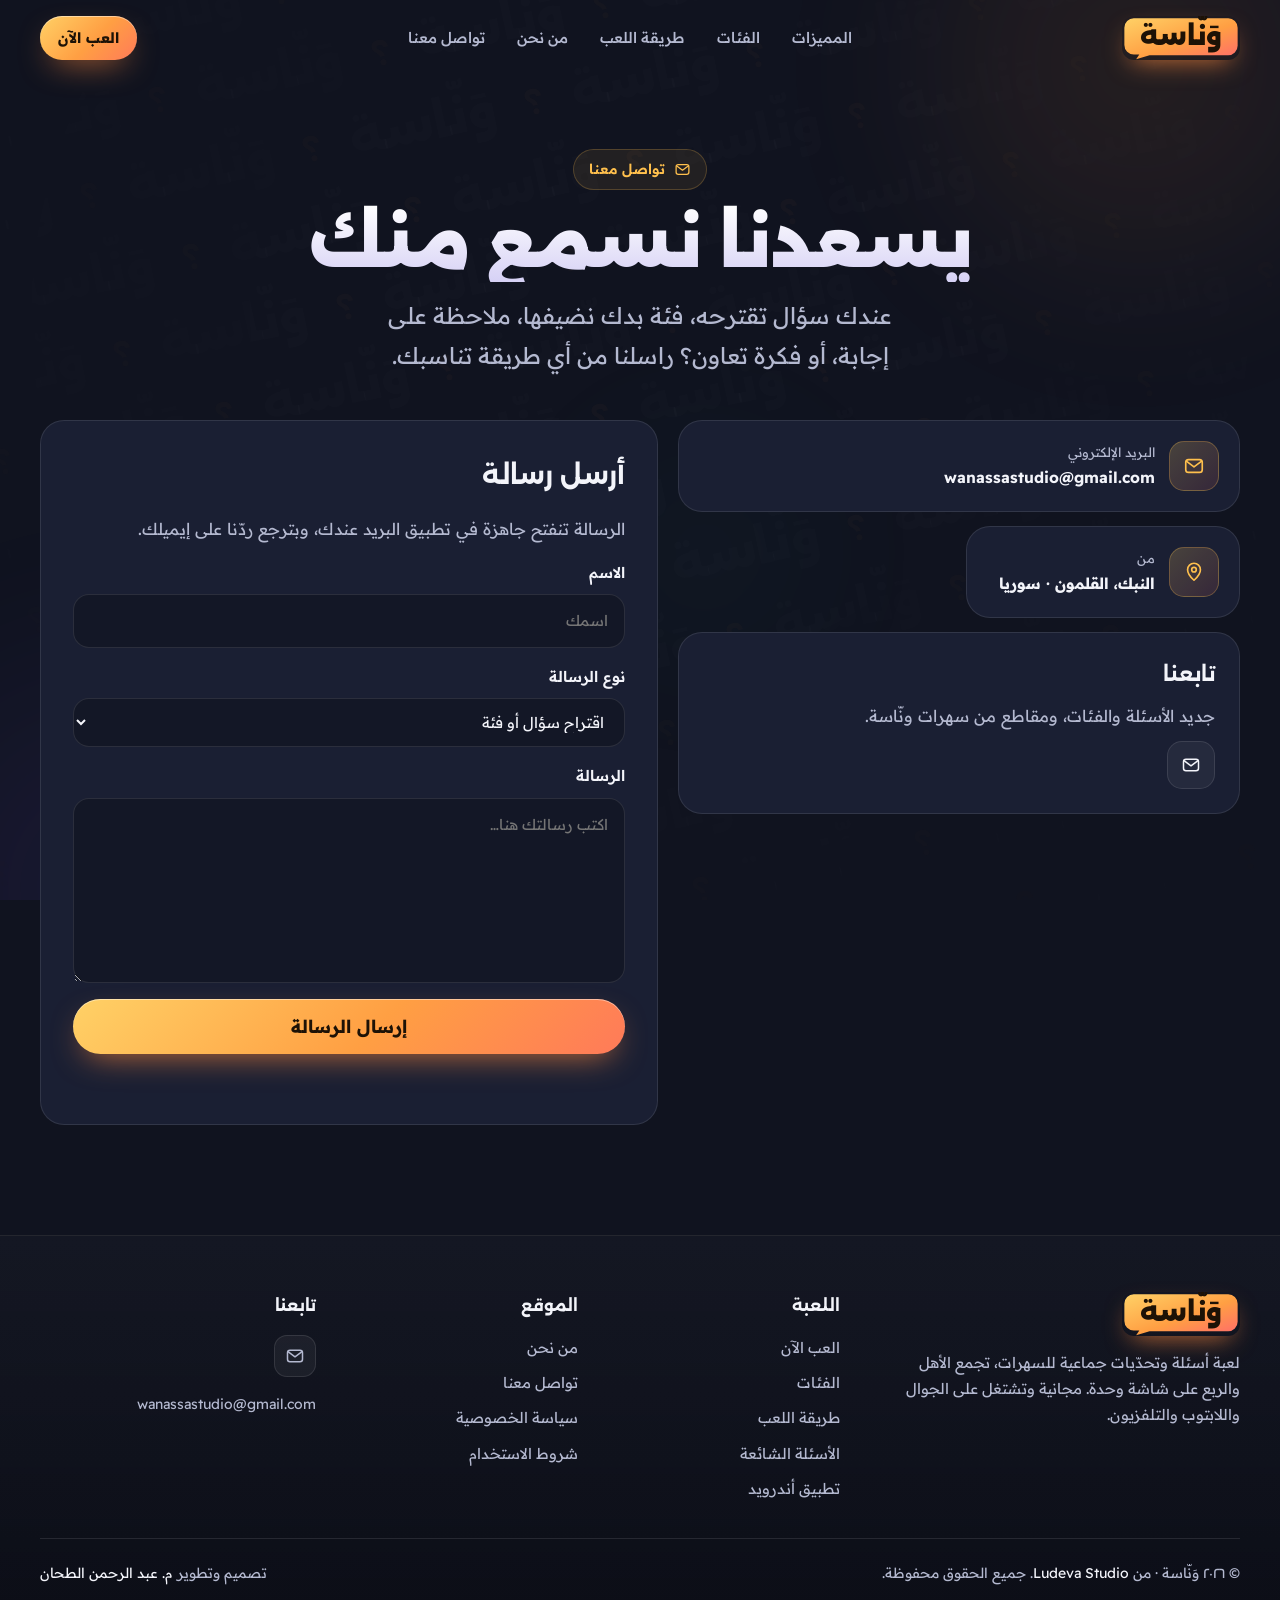
<file: contact.html>
<!doctype html>
<html lang="ar" dir="rtl">
<head>
<meta charset="utf-8">
<meta name="viewport" content="width=device-width,initial-scale=1,viewport-fit=cover">
<title>تواصل معنا | وَنّاسة</title>
<meta name="description" content="تواصل مع فريق وَنّاسة: اقتراحات أسئلة، ملاحظات، شراكات وإعلانات.">
<link rel="canonical" href="https://abodetahan.github.io/wanasa/contact.html">
<meta name="theme-color" content="#10131f">
<meta name="author" content="م. عبد الرحمن الطحان">
<link rel="icon" href="assets/logo.svg" type="image/svg+xml">
<link rel="apple-touch-icon" href="assets/apple-touch-icon.png">
<link rel="manifest" href="manifest.webmanifest">
<meta property="og:type" content="website">
<meta property="og:site_name" content="وَنّاسة">
<meta property="og:locale" content="ar_AR">
<meta property="og:title" content="تواصل معنا | وَنّاسة">
<meta property="og:description" content="تواصل مع فريق وَنّاسة: اقتراحات أسئلة، ملاحظات، شراكات وإعلانات.">
<meta property="og:url" content="https://abodetahan.github.io/wanasa/contact.html">
<meta property="og:image" content="https://abodetahan.github.io/wanasa/assets/og-image.png">
<meta property="og:image:width" content="1200"><meta property="og:image:height" content="630">
<meta name="twitter:card" content="summary_large_image">
<link rel="preconnect" href="https://fonts.googleapis.com">
<link rel="preconnect" href="https://fonts.gstatic.com" crossorigin>
<link rel="stylesheet" href="https://fonts.googleapis.com/css2?family=Alexandria:wght@500;700;800;900&family=Readex+Pro:wght@300;400;500;600;700&display=swap">
<link rel="stylesheet" href="assets/site.css">
</head>
<body>
<div class="bg" aria-hidden="true"><i></i><i></i><i></i></div>
<header class="topbar" id="top">
  <div class="container nav">
    <a class="brand" href="./" aria-label="وَنّاسة، الصفحة الرئيسية"><img class="mark-wide" src="assets/logo-wide.svg" width="118" height="44" alt="وَنّاسة"></a>
    <nav class="menu" id="menu" aria-label="القائمة">
      <a href="./#features">المميزات</a><a href="./#categories">الفئات</a><a href="./#how">طريقة اللعب</a><a href="about.html">من نحن</a><a href="contact.html">تواصل معنا</a>
    </nav>
    <div class="nav-cta"><a class="btn primary sm" href="play.html">العب الآن</a><button class="burger" id="burger" aria-label="القائمة" aria-expanded="false" aria-controls="menu"><i></i><i></i></button></div>
  </div>
</header>

<main>
<section class="container page-hero reveal">
  <span class="eyebrow"><svg class="ic" viewBox="0 0 24 24" aria-hidden="true"><rect x="3" y="5" width="18" height="14" rx="3"/><path d="M4 7l8 6 8-6"/></svg>تواصل معنا</span>
  <h1>يسعدنا نسمع منك</h1>
  <p class="lead">عندك سؤال تقترحه، فئة بدك نضيفها، ملاحظة على إجابة، أو فكرة تعاون؟ راسلنا من أي طريقة تناسبك.</p>
</section>
<section class="container contact-grid">
  <div class="c-cards">
    <a class="card c-card wide reveal" href="mailto:wanassastudio@gmail.com"><span class="f-ico"><svg class="ic" viewBox="0 0 24 24" aria-hidden="true"><rect x="3" y="5" width="18" height="14" rx="3"/><path d="M4 7l8 6 8-6"/></svg></span><span><small>البريد الإلكتروني</small><b dir="ltr">wanassastudio@gmail.com</b></span></a>
    <div class="card c-card reveal"><span class="f-ico"><svg class="ic" viewBox="0 0 24 24" aria-hidden="true"><path d="M12 21s-7-6.2-7-11.5a7 7 0 0 1 14 0C19 14.8 12 21 12 21z"/><circle cx="12" cy="9.5" r="2.5"/></svg></span><span><small>من</small><b>النبك، القلمون · سوريا</b></span></div>
    <div class="card reveal follow"><h3>تابعنا</h3><p>جديد الأسئلة والفئات، ومقاطع من سهرات ونّاسة.</p><div class="socials big"><a class="soc soc-mail" href="mailto:wanassastudio@gmail.com" aria-label="البريد الإلكتروني" title="البريد الإلكتروني"><svg class="si" viewBox="0 0 24 24" aria-hidden="true"><rect x="3" y="5" width="18" height="14" rx="3"/><path d="M4 7l8 6 8-6"/></svg></a></div></div>
  </div>
  <form class="card c-form reveal" id="cform" novalidate>
    <h2>أرسل رسالة</h2>
    <p class="muted">الرسالة تنفتح جاهزة في تطبيق البريد عندك، وبترجع ردّنا على إيميلك.</p>
    <label>الاسم<input name="name" required autocomplete="name" placeholder="اسمك"></label>
    <label>نوع الرسالة<select name="topic"><option>اقتراح سؤال أو فئة</option><option>ملاحظة على سؤال أو إجابة</option><option>مشكلة تقنية</option><option>تعاون أو إعلان</option><option>أخرى</option></select></label>
    <label>الرسالة<textarea name="msg" rows="6" required placeholder="اكتب رسالتك هنا…"></textarea></label>
    <button class="btn primary lg" type="submit">إرسال الرسالة</button>
    <p class="form-note" id="fnote" role="status"></p>
  </form>
</section>
</main>
<script>document.getElementById('cform').addEventListener('submit',function(e){e.preventDefault();var f=e.target,n=f.name.value.trim(),m=f.msg.value.trim();if(!n||!m){document.getElementById('fnote').textContent='اكتب اسمك ورسالتك أولًا.';return}location.href='mailto:wanassastudio@gmail.com?subject='+encodeURIComponent('ونّاسة · '+f.topic.value+' · '+n)+'&body='+encodeURIComponent(m+'\n\n— '+n);document.getElementById('fnote').textContent='انفتح تطبيق البريد، اضغط إرسال من هناك.'});</script>

<footer class="footer">
  <div class="container">
    <div class="f-grid">
      <div class="f-about">
        <a class="brand" href="./"><img class="mark-wide" src="assets/logo-wide.svg" width="118" height="44" alt="وَنّاسة"></a>
        <p>لعبة أسئلة وتحدّيات جماعية للسهرات، تجمع الأهل والربع على شاشة وحدة. مجانية وتشتغل على الجوال واللابتوب والتلفزيون.</p>
      </div>
      <div><h4>اللعبة</h4><a href="play.html">العب الآن</a><a href="./#categories">الفئات</a><a href="./#how">طريقة اللعب</a><a href="./#faq">الأسئلة الشائعة</a><a href="https://github.com/ludeva-studio/wanasa-app/releases/latest/download/wanasa.apk">تطبيق أندرويد</a></div>
      <div><h4>الموقع</h4><a href="about.html">من نحن</a><a href="contact.html">تواصل معنا</a><a href="privacy.html">سياسة الخصوصية</a><a href="terms.html">شروط الاستخدام</a></div>
      <div><h4>تابعنا</h4><div class="socials"><a class="soc soc-mail" href="mailto:wanassastudio@gmail.com" aria-label="البريد الإلكتروني" title="البريد الإلكتروني"><svg class="si" viewBox="0 0 24 24" aria-hidden="true"><rect x="3" y="5" width="18" height="14" rx="3"/><path d="M4 7l8 6 8-6"/></svg></a></div><a class="f-mail" href="mailto:wanassastudio@gmail.com">wanassastudio@gmail.com</a></div>
    </div>
    <div class="f-bottom"><span>© ٢٠٢٦ وَنّاسة · من <a href="about.html">Ludeva Studio</a>. جميع الحقوق محفوظة.</span><span>تصميم وتطوير <a href="about.html#founder">م. عبد الرحمن الطحان</a></span></div>
  </div>
</footer>
<script src="assets/site.js" defer></script>
</body>
</html>
</file>
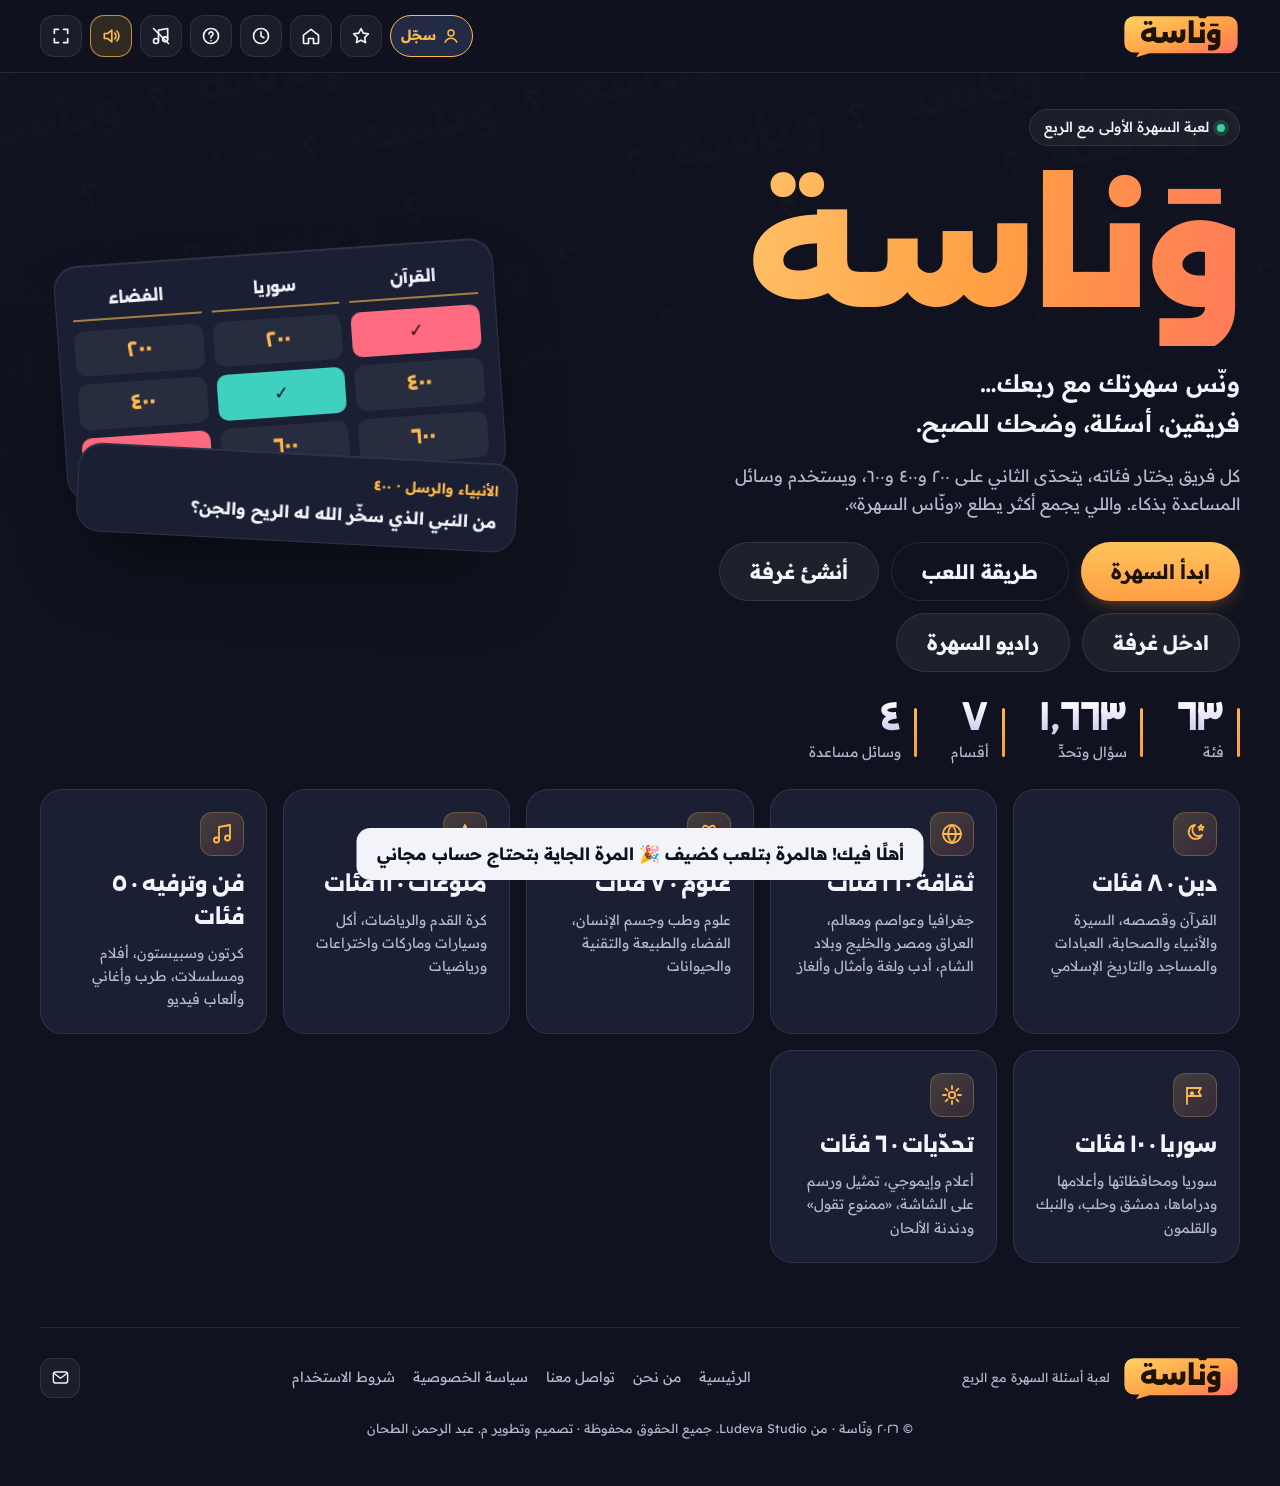
<file: play.html>
<!doctype html>
<html lang="ar" dir="rtl">
<head>
<meta charset="utf-8">
<meta name="viewport" content="width=device-width,initial-scale=1,viewport-fit=cover">
<title>العب وَنّاسة | لعبة أسئلة السهرة بين فريقين</title>
<meta name="description" content="العب ونّاسة الآن مجانًا: لعبة أسئلة وتحدّيات بين فريقين فيها ٥٨ فئة وأكثر من ١١٠٠ سؤال: دين، ثقافة، أكمل الشعر والمثل، سوريا والنبك، تمثيل ورسم، مع راديو السهرة وسجل للنتائج.">
<meta name="author" content="م. عبد الرحمن الطحان">
<meta name="copyright" content="© ٢٠٢٦ وَنّاسة · م. عبد الرحمن الطحان. جميع الحقوق محفوظة.">
<link rel="canonical" href="https://abodetahan.github.io/wanasa/play.html">
<meta name="theme-color" content="#10131f">
<meta name="apple-mobile-web-app-capable" content="yes">
<meta name="apple-mobile-web-app-title" content="ونّاسة">
<link rel="icon" href="assets/logo.svg" type="image/svg+xml">
<link rel="preload" href="assets/logo-wide.svg" as="image">
<link rel="apple-touch-icon" href="assets/apple-touch-icon.png">
<link rel="manifest" href="manifest.webmanifest">
<meta property="og:type" content="website">
<meta property="og:site_name" content="وَنّاسة">
<meta property="og:title" content="العب وَنّاسة | لعبة أسئلة السهرة">
<meta property="og:description" content="فريقين، أسئلة، وضحك للصبح. العبها مجانًا من الجوال أو التلفزيون.">
<meta property="og:url" content="https://abodetahan.github.io/wanasa/play.html">
<meta property="og:image" content="https://abodetahan.github.io/wanasa/assets/og-image.png">
<meta name="twitter:card" content="summary_large_image">
<link rel="preconnect" href="https://fonts.googleapis.com">
<link rel="preconnect" href="https://fonts.gstatic.com" crossorigin>
<link rel="stylesheet" href="https://fonts.googleapis.com/css2?family=Alexandria:wght@500;700;800;900&family=Readex+Pro:wght@300;400;500;600;700&display=swap">
<style>
/* وَنّاسة · نظام التصميم: ليل عميق، زعفران دافئ، وياسمين الشام */
:root{
  --bg:#0b0a17; --bg2:#100f22; --surface:#17162d; --surface2:#211f3d; --line:rgba(255,255,255,.1);
  --text:#f6f4ff; --muted:#a9a5c8;
  --gold:#ffc04d; --gold2:#ff8a3d; --ink:#1d1206;
  --t1:#ff5d7a; --t2:#38d9c6; --good:#34d399; --bad:#fb7185;
  --display:'Alexandria','Readex Pro',system-ui,sans-serif;
  --body:'Readex Pro',system-ui,-apple-system,'Segoe UI',Tahoma,sans-serif;
  --r:20px; --ease:cubic-bezier(.2,.8,.2,1);
  color-scheme:dark;
}
html,body{background:var(--bg);color:var(--text);direction:rtl}
body{font-family:var(--body);font-size:16px;line-height:1.65;min-height:100%;overflow-x:hidden;
  background:
    radial-gradient(1100px 620px at 92% -12%,rgba(255,150,60,.17),transparent 60%),
    radial-gradient(900px 700px at -12% 105%,rgba(124,92,255,.2),transparent 60%),
    radial-gradient(700px 520px at 45% 40%,rgba(56,217,198,.05),transparent 70%),
    var(--bg);
  background-attachment:fixed;
  padding-left:max(16px,env(safe-area-inset-left,0px));padding-right:max(16px,env(safe-area-inset-right,0px));padding-block:0 40px}
*{box-sizing:border-box}
button{font-family:inherit;color:inherit;cursor:pointer;border:0;background:none;-webkit-tap-highlight-color:transparent}
button:focus-visible,input:focus-visible,label:focus-within{outline:3px solid var(--gold);outline-offset:2px}
.wrap{max-width:1200px;margin:0 auto;display:flex;flex-direction:column;gap:24px}
.nums{font-variant-numeric:tabular-nums}
.nav,main{position:relative;z-index:1}

/* ---------- floating bubbles ---------- */
.bubbles{position:fixed;inset:0;z-index:0;pointer-events:none;overflow:hidden}
.bubbles span{position:absolute;bottom:-80px;font-family:var(--display);font-weight:900;color:var(--gold);opacity:0;animation:rise linear infinite}
.bubbles span.c1{color:var(--t1)} .bubbles span.c2{color:var(--t2)}
@keyframes rise{0%{transform:translateY(0) rotate(0);opacity:0}10%{opacity:var(--o)}85%{opacity:var(--o)}100%{transform:translateY(-115vh) rotate(var(--rot));opacity:0}}

/* ---------- nav ---------- */
.nav{display:flex;align-items:center;justify-content:space-between;gap:12px;padding-block:16px;max-width:1200px;margin:0 auto}
.brand{display:flex;align-items:center;gap:10px;font-family:var(--display);font-weight:900;font-size:24px;color:var(--text);text-decoration:none}
.mark{width:42px;height:42px;flex:none;transition:transform .3s}
.brand:hover .mark{transform:rotate(-8deg) scale(1.08)}
.nav-actions{display:flex;gap:8px;flex-wrap:wrap;justify-content:flex-end}
.icon-btn{width:42px;height:42px;border-radius:12px;background:var(--surface);border:1px solid var(--line);display:grid;place-items:center;transition:border-color .15s,transform .15s,background .15s}
.icon-btn:hover{border-color:var(--gold);transform:translateY(-2px)}
.icon-btn.on{background:rgba(255,192,77,.15);border-color:var(--gold)}
.icon-btn svg{width:20px;height:20px;stroke:var(--text);fill:none;stroke-width:2;stroke-linecap:round;stroke-linejoin:round}

/* ---------- buttons ---------- */
.btn{display:inline-flex;align-items:center;justify-content:center;gap:8px;font-weight:700;font-size:17px;padding:13px 24px;border-radius:14px;background:var(--surface2);border:1px solid var(--line);transition:transform .15s,border-color .15s,box-shadow .15s,background .15s}
.btn:hover:not(:disabled){border-color:var(--gold);transform:translateY(-2px)}
.btn:active:not(:disabled){transform:translateY(1px) scale(.98)}
.btn.gold{position:relative;overflow:hidden;background:linear-gradient(180deg,var(--gold),var(--gold2));color:var(--ink);border-color:transparent;box-shadow:0 8px 24px -8px rgba(255,138,61,.6)}
.btn.gold::after{content:"";position:absolute;inset:0;background:linear-gradient(105deg,transparent 35%,rgba(255,255,255,.55) 50%,transparent 65%);transform:translateX(120%);animation:gleam 3.5s ease-in-out infinite}
@keyframes gleam{0%,60%{transform:translateX(120%)}100%{transform:translateX(-120%)}}
.btn.gold:hover:not(:disabled){box-shadow:0 12px 30px -8px rgba(255,138,61,.85)}
.btn:disabled{opacity:.4;cursor:not-allowed}
.btn:disabled::after{display:none}
.btn.lg{font-size:20px;padding:16px 32px;border-radius:16px}
.btn.sm{font-size:14px;padding:9px 16px;border-radius:12px}
.btn.ghost{background:transparent}

/* ---------- shared motion ---------- */
@keyframes up{from{opacity:0;transform:translateY(18px)}}
@keyframes pop{from{opacity:0;transform:scale(.88) translateY(20px)}}
@keyframes bounce{30%{transform:scale(1.08) translateY(-4px)}60%{transform:scale(.97)}}
@keyframes shake{20%,60%{transform:translateX(-10px)}40%,80%{transform:translateX(10px)}}
@keyframes pulse{50%{opacity:.3}}

/* ---------- home ---------- */
.home{display:grid;grid-template-columns:1.1fr .9fr;gap:40px;align-items:center;padding-top:24px}
.home-col{display:flex;flex-direction:column;gap:18px;min-width:0}
.home-col>*{animation:up .7s cubic-bezier(.2,.8,.3,1) both}
.home-col>*:nth-child(2){animation-delay:.08s}.home-col>*:nth-child(3){animation-delay:.18s}.home-col>*:nth-child(4){animation-delay:.26s}.home-col>*:nth-child(5){animation-delay:.34s}.home-col>*:nth-child(6){animation-delay:.42s}
.kicker{display:inline-flex;align-items:center;gap:8px;font-size:14px;font-weight:600;color:var(--gold);background:rgba(255,192,77,.1);border:1px solid rgba(255,192,77,.25);padding:6px 14px;border-radius:999px;width:fit-content}
.kicker i{width:8px;height:8px;border-radius:50%;background:var(--good);animation:pulse 1.4s infinite}
.wordmark{font-family:var(--display);font-weight:900;font-size:clamp(76px,13vw,156px);line-height:1.05;margin:6px 0 0;padding-bottom:.08em;
  background:linear-gradient(100deg,#ffe7a3 0%,var(--gold) 30%,#fff6dc 45%,var(--gold) 60%,var(--gold2) 100%);background-size:250% 100%;
  -webkit-background-clip:text;background-clip:text;color:transparent;filter:drop-shadow(0 6px 0 rgba(0,0,0,.35));
  animation:popIn .9s cubic-bezier(.2,.9,.3,1.4) both,shine 5s ease-in-out 1s infinite!important}
@keyframes popIn{from{opacity:0;transform:scale(.6) rotate(-5deg)}}
@keyframes shine{0%,100%{background-position:100% 0}50%{background-position:0 0}}
.lead{font-size:clamp(19px,2.4vw,24px);font-weight:500;margin:0;max-width:30ch;text-wrap:balance}
.sub{color:var(--muted);margin:0;max-width:52ch}
.ctas{display:flex;flex-wrap:wrap;gap:12px;margin-top:6px}
.stats{display:flex;flex-wrap:wrap;gap:28px;margin-top:10px}
.stat b{display:block;font-family:var(--display);font-weight:800;font-size:34px;line-height:1.1;color:var(--text)}
.stat span{font-size:14px;color:var(--muted)}
.preview{position:relative;aspect-ratio:1/1;width:100%;max-width:440px;justify-self:center;perspective:900px}
.pv-card{position:absolute;background:var(--surface);border:1px solid var(--line);border-radius:22px;box-shadow:0 30px 60px -20px rgba(0,0,0,.6)}
.pv-board{inset:8% 4% 18% 10%;padding:16px;display:grid;grid-template-columns:repeat(3,1fr);gap:10px;transform:rotate(-4deg);animation:float3 7s ease-in-out infinite}
@keyframes float3{50%{transform:rotate(-2deg) translateY(-6px)}}
.pv-col{display:flex;flex-direction:column;gap:8px}
.pv-h{font-family:var(--display);font-weight:800;font-size:15px;text-align:center;padding:6px 0;border-bottom:2px solid var(--gold);margin-bottom:2px}
.pv-t{font-family:var(--display);font-weight:800;text-align:center;font-size:18px;padding:8px 0;border-radius:10px;background:var(--surface2);color:var(--gold)}
.pv-t.done1{background:var(--t1);color:#2a0d08}.pv-t.done2{background:var(--t2);color:#06201d}
.pv-t.live{animation:glow 1.6s ease-in-out infinite}
@keyframes glow{50%{background:var(--gold);color:var(--ink);box-shadow:0 0 24px rgba(255,192,77,.6)}}
.pv-q{inset:auto 0 0 22%;padding:16px 18px;transform:rotate(3deg);display:flex;flex-direction:column;gap:6px;border-color:var(--gold);animation:float 5s ease-in-out infinite}
.pv-q small{color:var(--gold);font-weight:700}
.pv-q strong{font-size:17px;line-height:1.5}
@keyframes float{50%{transform:rotate(3deg) translateY(-10px)}}
.sections{display:grid;grid-template-columns:repeat(auto-fit,minmax(200px,1fr));gap:14px}
.sec-card{background:var(--surface);border:1px solid var(--line);border-radius:var(--r);padding:18px;display:flex;flex-direction:column;gap:8px;min-width:0;transition:transform .25s,border-color .25s;animation:up .6s both}
.sec-card:hover{transform:translateY(-4px);border-color:var(--gold)}
.sec-card .ico{width:44px;height:44px;border-radius:12px;display:grid;place-items:center;background:rgba(255,192,77,.12)}
.sec-card .ico svg{width:24px;height:24px;stroke:var(--gold);fill:none;stroke-width:1.8;stroke-linecap:round;stroke-linejoin:round}
.sec-card h3{font-family:var(--display);font-weight:800;font-size:20px;margin:4px 0 0}
.sec-card p{margin:0;color:var(--muted);font-size:14px}
.foot{text-align:center;color:var(--muted);font-size:13px;padding-top:12px}

/* ---------- panels & setup ---------- */
.panel{background:rgba(23,22,45,.88);border:1px solid var(--line);border-radius:22px;padding:24px;display:flex;flex-direction:column;gap:18px;backdrop-filter:blur(6px);animation:up .5s both}
.panel+.panel{animation-delay:.08s}
.h1{font-family:var(--display);font-weight:900;font-size:clamp(30px,5vw,44px);margin:0;line-height:1.2;text-wrap:balance}
.h2{font-family:var(--display);font-weight:800;font-size:22px;margin:0;text-wrap:balance}
.steps{display:flex;flex-wrap:wrap;gap:8px;align-items:center;font-size:14px;color:var(--muted)}
.steps i{font-style:normal;width:28px;height:28px;border-radius:50%;display:grid;place-items:center;background:var(--surface2);font-weight:700}
.steps .on i{background:var(--gold);color:var(--ink)}
.steps .on{color:var(--text)}
.steps hr{width:28px;border:0;border-top:1px dashed var(--line);margin:0}
.team-in{display:grid;grid-template-columns:repeat(auto-fit,minmax(240px,1fr));gap:16px}
.tcard{border-radius:18px;padding:18px;border:2px solid;display:flex;flex-direction:column;gap:10px;min-width:0;transition:transform .2s}
.tcard:focus-within{transform:translateY(-3px)}
.tcard.t1{border-color:var(--t1);background:linear-gradient(160deg,rgba(255,93,122,.18),transparent 70%)}
.tcard.t2{border-color:var(--t2);background:linear-gradient(160deg,rgba(56,217,198,.18),transparent 70%)}
.tcard label{font-size:14px;font-weight:600}
.t1 label{color:var(--t1)} .t2 label{color:var(--t2)}
.tcard input{font:inherit;font-family:var(--display);font-weight:800;font-size:24px;background:rgba(0,0,0,.25);color:var(--text);border:1px solid var(--line);border-radius:12px;padding:10px 14px;width:100%}
.opts{display:grid;grid-template-columns:repeat(auto-fit,minmax(260px,1fr));gap:16px}
.opt{display:flex;flex-direction:column;gap:10px}
.opt>span{font-weight:600}
.seg{display:flex;flex-wrap:wrap;gap:6px;background:rgba(0,0,0,.25);border:1px solid var(--line);border-radius:14px;padding:5px}
.seg label{flex:1;min-width:64px;text-align:center;padding:8px 10px;border-radius:10px;cursor:pointer;font-weight:600;font-size:15px;color:var(--muted);transition:background .2s,color .2s,transform .15s}
.seg label:active{transform:scale(.95)}
.seg input{position:absolute;opacity:0;pointer-events:none}
.seg label:has(input:checked){background:var(--gold);color:var(--ink)}
.bar{display:flex;flex-wrap:wrap;gap:12px;justify-content:space-between;align-items:center}

/* ---------- picker ---------- */
.pick-head{display:flex;flex-wrap:wrap;gap:14px;justify-content:space-between;align-items:center}
.turn-pill{display:inline-flex;align-items:center;gap:10px;font-weight:700;font-size:17px;padding:10px 18px;border-radius:999px;color:#0b0a17;animation:bounce .5s}
.turn-pill.t1{background:var(--t1)} .turn-pill.t2{background:var(--t2)} .turn-pill.ok{background:var(--good)}
.dot{width:10px;height:10px;border-radius:50%;background:currentColor;animation:pulse 1.2s infinite}
.tabs{display:flex;flex-wrap:wrap;gap:8px}
.tab{padding:8px 16px;border-radius:999px;border:1px solid var(--line);font-weight:600;font-size:15px;color:var(--muted);background:var(--surface);transition:background .2s,color .2s}
.tab.on{background:var(--text);color:var(--bg);border-color:var(--text)}
.cat-grid{display:grid;grid-template-columns:repeat(auto-fill,minmax(168px,1fr));gap:12px}
.cat-btn{position:relative;text-align:right;background:var(--surface);border:2px solid var(--line);border-radius:18px;padding:16px;display:flex;flex-direction:column;gap:10px;min-height:128px;transition:transform .2s,border-color .2s,background .2s;animation:up .45s both;animation-delay:var(--d,0s)}
.cat-btn:hover:not(:disabled){transform:translateY(-4px) rotate(-1deg);border-color:var(--gold)}
.cat-btn.just{animation:bounce .5s}
.cat-btn .ico{width:38px;height:38px;border-radius:10px;display:grid;place-items:center;background:rgba(255,192,77,.12);transition:transform .3s}
.cat-btn:hover .ico{transform:rotate(-12deg) scale(1.1)}
.cat-btn .ico svg{width:20px;height:20px;stroke:var(--gold);fill:none;stroke-width:1.8;stroke-linecap:round;stroke-linejoin:round}
.cat-btn strong{font-family:var(--display);font-weight:800;font-size:20px;line-height:1.3}
.cat-btn small{font-size:13px;color:var(--muted)}
.cat-btn .own{position:absolute;top:12px;left:12px;font-size:12px;font-weight:700;padding:3px 10px;border-radius:999px;color:#0b0a17}
.cat-btn.o0{border-color:var(--t1);background:linear-gradient(160deg,rgba(255,93,122,.22),var(--surface) 75%)}
.cat-btn.o1{border-color:var(--t2);background:linear-gradient(160deg,rgba(56,217,198,.22),var(--surface) 75%)}
.cat-btn.o0 .own{background:var(--t1)} .cat-btn.o1 .own{background:var(--t2)}
.cat-btn:disabled{opacity:.35;cursor:not-allowed}
.chosen{display:flex;flex-wrap:wrap;gap:8px;min-height:30px}
.chip{display:inline-flex;align-items:center;gap:6px;font-size:13px;font-weight:600;padding:5px 12px;border-radius:999px;border:1px solid var(--line);background:var(--surface);animation:pop .3s both}
.chip.t1{border-color:var(--t1);color:var(--t1)} .chip.t2{border-color:var(--t2);color:var(--t2)}

/* ---------- scorebar ---------- */
.scorebar{display:grid;grid-template-columns:1fr auto 1fr;gap:14px;align-items:stretch}
.team{position:relative;overflow:hidden;background:var(--surface);border:2px solid var(--line);border-radius:20px;padding:14px 18px;display:flex;flex-direction:column;gap:8px;min-width:0;transition:border-color .3s,box-shadow .3s,transform .3s}
.team::before{content:"";position:absolute;inset:0;opacity:0;transition:opacity .3s;pointer-events:none}
.team.t1::before{background:linear-gradient(160deg,rgba(255,93,122,.28),transparent 70%)}
.team.t2::before{background:linear-gradient(160deg,rgba(56,217,198,.28),transparent 70%)}
.team.on::before{opacity:1}
.team.on{transform:translateY(-3px)}
.team.on.t1{border-color:var(--t1);box-shadow:0 0 0 5px rgba(255,93,122,.18),0 0 40px -10px var(--t1)}
.team.on.t2{border-color:var(--t2);box-shadow:0 0 0 5px rgba(56,217,198,.18),0 0 40px -10px var(--t2)}
.team>*{position:relative}
.team-top{display:flex;align-items:center;justify-content:space-between;gap:8px}
.tname{font-family:var(--display);font-weight:800;font-size:20px;overflow-wrap:break-word;word-break:normal;hyphens:none;line-height:1.3;display:flex;align-items:center;gap:8px;flex-wrap:wrap}
.t1 .tname{color:var(--t1)} .t2 .tname{color:var(--t2)}
.lead-badge{font-family:var(--body);font-size:11px;font-weight:700;padding:2px 8px;border-radius:999px;background:var(--gold);color:var(--ink);animation:pop .4s both}
.score{font-family:var(--display);font-weight:900;font-size:50px;line-height:1;font-variant-numeric:tabular-nums}
.score.bump{animation:bump .6s}
@keyframes bump{35%{transform:scale(1.22)}70%{transform:scale(.96)}}
.adj{display:flex;gap:6px}
.adj button{width:44px;height:44px;border-radius:10px;background:rgba(0,0,0,.25);border:1px solid var(--line);font-weight:700;font-size:18px;line-height:1;transition:transform .12s,border-color .12s}
.adj button:hover{border-color:var(--gold)}
.adj button:active{transform:scale(.88)}
.helps{display:flex;flex-wrap:wrap;gap:6px}
.hchip{font-size:12px;font-weight:600;padding:3px 10px;border-radius:999px;background:rgba(255,192,77,.12);color:var(--gold);border:1px solid rgba(255,192,77,.3);transition:opacity .3s}
.hchip.used{opacity:.35;text-decoration:line-through;background:transparent;color:var(--muted);border-color:var(--line)}
.turnbox{display:flex;flex-direction:column;align-items:center;justify-content:center;gap:6px;text-align:center;padding:0 6px;min-width:120px}
.turnbox span{font-size:13px;color:var(--muted)}
.turnbox strong{font-family:var(--display);font-weight:900;font-size:24px;line-height:1.2}
.turnbox strong.swap{animation:bounce .55s}
.vs{font-family:var(--display);font-weight:900;font-size:15px;color:var(--gold);letter-spacing:.1em}

/* ---------- board ---------- */
.board{display:grid;grid-template-columns:repeat(var(--cols,6),minmax(0,1fr));gap:14px;perspective:1200px}
.col{background:rgba(23,22,45,.9);border:1px solid var(--line);border-radius:20px;padding:12px;display:flex;flex-direction:column;gap:10px;min-width:0}
.board.intro .col{animation:up .5s both;animation-delay:var(--cd)}
.col-head{display:flex;flex-direction:column;align-items:center;gap:4px;text-align:center;padding:6px 4px 10px;border-bottom:2px solid rgba(255,192,77,.35)}
.col-head strong{font-family:var(--display);font-weight:800;font-size:19px;line-height:1.3;text-wrap:balance}
.col-head small{font-size:12px;font-weight:600}
.col.o0 small{color:var(--t1)} .col.o1 small{color:var(--t2)}
.tiles{display:grid;grid-template-columns:1fr 1fr;gap:8px}
.tile{font-family:var(--display);font-weight:900;font-size:26px;padding:12px 0;border-radius:14px;background:linear-gradient(180deg,rgba(255,255,255,.09),rgba(255,255,255,.03));border:1px solid var(--line);font-variant-numeric:tabular-nums;color:var(--gold);transition:transform .18s,box-shadow .18s,background .18s;box-shadow:inset 0 -3px 0 rgba(0,0,0,.25);position:relative}
.board.intro .tile{animation:tileIn .55s cubic-bezier(.2,.9,.3,1.3) both;animation-delay:var(--d)}
@keyframes tileIn{from{opacity:0;transform:rotateX(90deg) scale(.7)}}
.tile:hover:not(:disabled){transform:translateY(-3px) scale(1.06);background:linear-gradient(180deg,var(--gold),var(--gold2));color:var(--ink);box-shadow:0 10px 20px -8px rgba(255,138,61,.7)}
.tile.flip{animation:flipOut .32s ease-in forwards!important;z-index:2}
@keyframes flipOut{to{transform:rotateY(90deg) scale(1.3);opacity:.1}}
.tile:disabled{cursor:default;color:transparent;box-shadow:none}
.tile.w0{background:rgba(255,93,122,.25);border-color:rgba(255,93,122,.5)}
.tile.w1{background:rgba(56,217,198,.25);border-color:rgba(56,217,198,.5)}
.tile.wn{background:rgba(0,0,0,.2);border-style:dashed}
.tile:disabled::after{content:attr(data-mark);position:absolute;inset:0;display:grid;place-items:center;font-size:13px;font-family:var(--body);font-weight:700;color:var(--muted);padding:0 4px;line-height:1.2}
.tile.w0::after{color:var(--t1)} .tile.w1::after{color:var(--t2)}
.tile.fresh{animation:stamp .5s cubic-bezier(.2,.9,.3,1.5)}
@keyframes stamp{from{transform:scale(1.5);opacity:0}}
.board-foot{display:flex;flex-wrap:wrap;gap:10px;justify-content:space-between;align-items:center;color:var(--muted);font-size:14px}
.progress{flex:1;min-width:160px;max-width:360px;height:8px;border-radius:99px;background:var(--surface2);overflow:hidden}
.progress div{height:100%;background:linear-gradient(90deg,var(--gold2),var(--gold));transition:width .6s cubic-bezier(.2,.8,.3,1)}

/* ---------- overlays ---------- */
.overlay{position:fixed;inset:0;z-index:50;background:rgba(8,7,18,.84);backdrop-filter:blur(10px);display:flex;align-items:center;justify-content:center;animation:fade .25s;
  padding:max(16px,env(safe-area-inset-top,0px)) max(16px,env(safe-area-inset-right,0px)) max(16px,env(safe-area-inset-bottom,0px)) max(16px,env(safe-area-inset-left,0px));overflow-y:auto}
@keyframes fade{from{opacity:0}}
.qcard{width:100%;max-width:960px;margin:auto;background:linear-gradient(180deg,var(--surface),var(--bg2));border:1px solid var(--line);border-radius:28px;overflow:hidden;box-shadow:0 40px 100px -20px rgba(0,0,0,.8);animation:pop .4s cubic-bezier(.2,.9,.3,1.3)}
.qcard.shake{animation:shake .45s;border-color:var(--bad)}
.qcard.good{border-color:var(--good);box-shadow:0 0 0 4px rgba(61,220,132,.25),0 40px 100px -20px rgba(0,0,0,.8)}
.qhead{display:flex;flex-wrap:wrap;justify-content:space-between;align-items:center;gap:10px;padding:16px 22px;border-bottom:1px solid var(--line)}
.qmeta{display:flex;flex-wrap:wrap;gap:8px;align-items:center}
.badge{font-weight:700;font-size:15px;padding:6px 14px;border-radius:999px;background:var(--surface2);border:1px solid var(--line)}
.badge.gold{background:linear-gradient(180deg,var(--gold),var(--gold2));color:var(--ink);border:0;font-family:var(--display);font-weight:900}
.badge.gold.bump{animation:bump .5s}
.badge.lvl{color:var(--muted)}
.qbody{padding:30px 22px 26px;display:grid;grid-template-columns:1fr auto;gap:26px;align-items:center}
.qtext{font-family:var(--display);font-weight:800;font-size:clamp(24px,4vw,42px);line-height:1.6;margin:0;text-wrap:balance;min-width:0}
.qtext span{display:inline-block;animation:wordIn .45s cubic-bezier(.2,.9,.3,1.2) both;animation-delay:var(--d)}
@keyframes wordIn{from{opacity:0;transform:translateY(14px) scale(.9);filter:blur(4px)}}
.ring{position:relative;width:132px;height:132px;flex:none}
.ring svg{width:100%;height:100%;transform:rotate(-90deg)}
.ring circle{fill:none;stroke-width:10}
.ring .bg{stroke:var(--surface2)}
.ring .fg{stroke:var(--gold);stroke-linecap:round;transition:stroke-dashoffset 1s linear,stroke .3s}
.ring.low{animation:ringPulse 1s ease-in-out infinite}
@keyframes ringPulse{50%{transform:scale(1.06)}}
.ring.low .fg{stroke:var(--bad)}
.ring .num{position:absolute;inset:0;display:flex;flex-direction:column;align-items:center;justify-content:center}
.ring .num b{font-family:var(--display);font-weight:900;font-size:40px;line-height:1;font-variant-numeric:tabular-nums}
.ring .num span{font-size:12px;color:var(--muted);max-width:100px;text-align:center;line-height:1.3;margin-top:4px}
.ring.low .num b{color:var(--bad)}
.qtools{padding:0 22px 22px;display:flex;flex-direction:column;gap:16px}
.toolrow{display:flex;flex-wrap:wrap;gap:8px;align-items:center;justify-content:space-between}
.helpers-q{display:flex;flex-wrap:wrap;gap:8px;align-items:center}
.helpers-q>span{font-size:14px;color:var(--muted)}
.hbtn{display:inline-flex;align-items:center;min-height:44px;gap:6px;padding:8px 14px;border-radius:12px;border:1px dashed var(--gold);color:var(--gold);font-weight:700;font-size:15px;transition:background .15s,transform .15s}
.hbtn:hover:not(:disabled){background:rgba(255,192,77,.12);transform:translateY(-2px)}
.hbtn.active{background:var(--gold);color:var(--ink);border-style:solid;animation:bounce .5s}
.hbtn:disabled:not(.active){opacity:.3;cursor:not-allowed}
.hbtn svg{width:16px;height:16px;stroke:currentColor;fill:none;stroke-width:2;stroke-linecap:round;stroke-linejoin:round}
.active-note{font-size:14px;color:var(--gold);font-weight:600;animation:up .3s}
.hint{display:flex;align-items:center;gap:10px;justify-content:center;flex-wrap:wrap;padding:12px 16px;border-radius:16px;border:1px dashed var(--gold);background:rgba(255,192,77,.08);font-weight:700;font-size:18px;animation:pop .4s}
.hint b{font-family:var(--display);font-size:28px;color:var(--gold);min-width:44px;height:44px;display:inline-grid;place-items:center;border-radius:12px;background:rgba(255,192,77,.15)}
.reveal{display:flex;justify-content:center}
.answer{border-radius:20px;padding:20px;text-align:center;background:rgba(61,220,132,.1);border:1px solid rgba(61,220,132,.4);animation:flipIn .55s cubic-bezier(.2,.9,.3,1.3);transform-origin:top}
@keyframes flipIn{from{opacity:0;transform:perspective(600px) rotateX(-90deg)}}
.answer small{display:block;font-size:13px;color:var(--good);font-weight:700;margin-bottom:4px}
.answer strong{font-family:var(--display);font-weight:900;font-size:clamp(26px,4.4vw,46px);line-height:1.35;color:var(--text);text-wrap:balance}
.who{display:flex;flex-direction:column;gap:10px;align-items:center;animation:up .4s .2s both}
.who>strong{font-size:17px}
.who-btns{display:flex;flex-wrap:wrap;gap:10px;justify-content:center}
.btn.t1{background:var(--t1);border-color:var(--t1);color:#2a0d08}
.btn.t2{background:var(--t2);border-color:var(--t2);color:#06201d}
.kbd{font-size:12px;color:var(--muted);text-align:center}
.kbd kbd{font-family:var(--body);background:var(--surface2);border:1px solid var(--line);border-radius:6px;padding:1px 7px;margin:0 2px}

/* ---------- toss ---------- */
.toss .qcard{max-width:640px}
.toss-body{padding:34px 22px;display:flex;flex-direction:column;align-items:center;gap:24px;text-align:center}
.toss-body p{margin:0;color:var(--muted)}
.names{display:flex;gap:14px;justify-content:center;flex-wrap:wrap}
.nm{font-family:var(--display);font-weight:900;font-size:clamp(24px,5vw,38px);padding:18px 30px;border-radius:20px;border:2px solid var(--line);background:var(--surface2);transition:transform .1s,background .1s,color .1s,border-color .1s;min-width:160px}
.nm.hit.t1{background:var(--t1);color:#2a0d08;border-color:var(--t1);transform:scale(1.08)}
.nm.hit.t2{background:var(--t2);color:#06201d;border-color:var(--t2);transform:scale(1.08)}
.nm.won{animation:bounce .6s 2}
.toss-res{font-family:var(--display);font-weight:800;font-size:22px;min-height:1.6em}

/* ---------- banner & float ---------- */
.banner{position:fixed;left:0;right:0;top:38%;z-index:85;display:flex;justify-content:center;pointer-events:none;padding:0 16px}
.banner div{font-family:var(--display);font-weight:900;font-size:clamp(26px,6vw,58px);padding:14px 40px;border-radius:22px;color:#0b0a17;box-shadow:0 20px 60px -10px rgba(0,0,0,.6);animation:sweep 1.6s cubic-bezier(.2,.9,.3,1) forwards;text-align:center}
.banner .t1{background:var(--t1)} .banner .t2{background:var(--t2)} .banner .g{background:linear-gradient(180deg,var(--gold),var(--gold2));color:var(--ink)}
@keyframes sweep{0%{transform:translateX(110vw) skewX(-14deg)}22%{transform:translateX(0) skewX(0)}78%{transform:translateX(0);opacity:1}100%{transform:translateX(-110vw) skewX(14deg);opacity:0}}
.floatpts{position:fixed;z-index:86;font-family:var(--display);font-weight:900;font-size:44px;pointer-events:none;animation:floatUp 1.5s ease-out forwards;text-shadow:0 4px 16px rgba(0,0,0,.6);white-space:nowrap}
@keyframes floatUp{0%{opacity:0;transform:translate(-50%,10px) scale(.5)}15%{opacity:1;transform:translate(-50%,0) scale(1.2)}100%{opacity:0;transform:translate(-50%,-100px) scale(1)}}

/* ---------- end ---------- */
.end{display:flex;flex-direction:column;align-items:center;gap:22px;text-align:center;padding-top:30px}
.trophy{width:130px;height:130px;filter:drop-shadow(0 12px 30px rgba(255,138,61,.5));animation:trophyIn .9s cubic-bezier(.2,.9,.3,1.5) both,float2 3s ease-in-out 1s infinite}
@keyframes trophyIn{from{transform:scale(0) rotate(-30deg)}}
@keyframes float2{50%{transform:translateY(-10px) rotate(3deg)}}
.crown{font-family:var(--display);font-weight:900;font-size:clamp(38px,8vw,76px);line-height:1.15;text-wrap:balance;margin:0;animation:pop .6s .3s both}
.end-sub{margin:-8px 0 0;color:var(--muted);font-size:18px;animation:up .5s .5s both}
.final{display:grid;grid-template-columns:repeat(2,minmax(0,280px));gap:16px;justify-content:center;width:100%}
.final .team{align-items:center;text-align:center;animation:up .5s both}
.final .team:nth-child(2){animation-delay:.12s}
.final .meta{font-size:13px;color:var(--muted)}

/* ---------- modal & toast ---------- */
.modal .qcard{max-width:640px}
.rules{margin:0;padding:22px 26px;display:flex;flex-direction:column;gap:12px;list-style:none}
.rules li{display:grid;grid-template-columns:34px 1fr;gap:12px;align-items:start;animation:up .4s both}
.rules li:nth-child(2){animation-delay:.05s}.rules li:nth-child(3){animation-delay:.1s}.rules li:nth-child(4){animation-delay:.15s}.rules li:nth-child(5){animation-delay:.2s}
.rules li i{font-style:normal;width:34px;height:34px;border-radius:10px;display:grid;place-items:center;background:rgba(255,192,77,.14);color:var(--gold);font-weight:800;font-family:var(--display)}
.rules b{color:var(--gold)}
.toast{position:fixed;bottom:calc(20px + env(safe-area-inset-bottom,0px));left:50%;transform:translateX(-50%) translateY(20px);z-index:80;background:var(--text);color:var(--bg);font-weight:700;padding:12px 20px;border-radius:14px;opacity:0;transition:opacity .25s,transform .3s cubic-bezier(.2,.9,.3,1.4);pointer-events:none;max-width:calc(100vw - 32px);text-align:center}
.toast.show{opacity:1;transform:translateX(-50%) translateY(0)}
#fx{position:fixed;inset:0;pointer-events:none;z-index:90}

/* ---------- responsive ---------- */
@media (max-width:980px){
  .home{grid-template-columns:1fr}
  .preview{max-width:360px}
  .board{grid-template-columns:repeat(min(var(--cols,6),3),minmax(0,1fr))}
}
@media (max-width:640px){
  .nav .brand span{font-size:20px}
  .icon-btn{width:38px;height:38px}
  .scorebar{grid-template-columns:1fr 1fr}
  .turnbox{grid-column:1/-1;order:-1;flex-direction:row;gap:10px;min-width:0}
  .vs{display:none}
  .score{font-size:36px}
  .team{padding:12px}
  .tname{font-size:16px}
  .board{grid-template-columns:repeat(2,minmax(0,1fr));gap:10px}
  .col{padding:10px}
  .col-head strong{font-size:16px}
  .tile{font-size:20px;padding:10px 0}
  .qbody{grid-template-columns:1fr;justify-items:center;text-align:center}
  .ring{width:110px;height:110px;order:-1}
  .ring .num b{font-size:32px}
  .final{grid-template-columns:1fr}
  .stats{gap:20px}
  .nm{min-width:0;padding:14px 20px}
}

/* شاشات كبيرة وتلفزيون: نستغل العرض ونكبّر الخط للمشاهدة من بعيد */
@media (min-width:1500px){
  .wrap,.nav{max-width:min(1640px,94vw)}
  .board{gap:18px}
  .col{padding:16px;gap:12px}
  .col-head strong{font-size:clamp(22px,1.4vw,30px)}
  .col-head small{font-size:14px}
  .tile{font-size:clamp(30px,2vw,42px);padding:clamp(14px,1.1vw,22px) 0;border-radius:16px}
  .score{font-size:clamp(56px,3.6vw,76px)}
  .tname{font-size:clamp(22px,1.4vw,30px)}
  .turnbox strong{font-size:clamp(26px,1.8vw,36px)}
  .qcard{max-width:min(1300px,90vw)}
  .qtext{font-size:clamp(40px,3vw,60px)}
  .ring{width:170px;height:170px}
  .ring .num b{font-size:52px}
  .answer strong{font-size:clamp(44px,3.2vw,64px)}
  .hbtn{font-size:17px;padding:10px 16px}
}
/* أجهزة اللمس: ما في كيبورد فنخفي الاختصارات */
@media (hover:none){.kbd{display:none}}
/* جوال عمودي: نضغط بطاقة السؤال عشان تنعرض كاملة */
@media (max-width:640px){
  .qhead{padding:12px 14px}
  .qbody{padding:16px 14px 14px;gap:14px}
  .qtools{padding:0 14px 16px;gap:12px}
  .qtext{font-size:clamp(22px,6.4vw,30px);line-height:1.5}
  .ring{width:96px;height:96px}
  .ring .num b{font-size:28px}
  .ring .num span{font-size:11px}
  .hbtn{padding:7px 11px;font-size:14px}
  .answer{padding:14px}
  .who .btn.lg{font-size:17px;padding:12px 20px}
}
/* جوال بالعرض والشاشات القصيرة */
@media (max-height:520px) and (orientation:landscape){
  .overlay{align-items:flex-start}
  .qhead{padding:8px 14px}
  .qbody{grid-template-columns:1fr auto;padding:10px 16px;gap:14px;text-align:right;justify-items:stretch}
  .ring{width:80px;height:80px;order:0}
  .ring .num b{font-size:24px}
  .ring .num span{display:none}
  .qtext{font-size:clamp(20px,3.4vw,28px);line-height:1.45}
  .qtools{padding:0 16px 12px;gap:8px}
  .helpers-q>span{display:none}
  .hbtn,.btn.sm{padding:6px 10px;font-size:13px}
  .btn.lg{font-size:16px;padding:10px 20px}
  .answer{padding:8px 12px}
  .answer strong{font-size:clamp(22px,3.6vw,30px)}
  .kbd,.active-note{display:none}
  .reveal,.who{flex-direction:row}
  .who{flex-direction:row;flex-wrap:wrap;justify-content:center}
  .scorebar{grid-template-columns:1fr auto 1fr}
  .turnbox{grid-column:auto;order:0;flex-direction:column}
  .score{font-size:30px}
  .team{padding:8px 12px;gap:4px}
  .board{grid-template-columns:repeat(min(var(--cols,6),4),minmax(0,1fr))}
  .tile{padding:8px 0;font-size:20px}
}
@media (prefers-reduced-motion:reduce){*,*::before,*::after{animation:none!important;transition:none!important}.bubbles{display:none}}

/* ---------- v6: هوية سورية، تحدّيات، سجل، راديو ---------- */
.icon-btn{position:relative}
.icon-btn .cnt{position:absolute;top:-6px;left:-6px;min-width:20px;height:20px;padding:0 5px;border-radius:999px;background:var(--gold);color:var(--ink);font-size:11px;font-weight:800;display:grid;place-items:center}
.origin{display:flex;align-items:center;gap:10px;flex-wrap:wrap;font-size:14px;color:var(--muted);margin-top:6px}
.origin b{color:var(--text);font-weight:700}
.flag-mini{display:inline-block;width:36px;height:24px;border-radius:5px;overflow:hidden;box-shadow:0 0 0 1px rgba(255,255,255,.18);flex:none}
.flag-mini svg{display:block;width:100%;height:100%}
.origin .sw{width:26px;height:26px;fill:var(--gold);transform:rotate(55deg);animation:glide 5s ease-in-out infinite;flex:none}
@keyframes glide{0%,100%{transform:rotate(55deg) translateY(0)}50%{transform:rotate(48deg) translateY(-5px)}}
.preview{position:relative}
.emblem{display:flex;flex-direction:column;align-items:center;gap:6px;margin-bottom:18px;color:var(--gold);animation:up .6s both}
.emblem .eagle{width:min(230px,60%);filter:drop-shadow(0 10px 24px rgba(0,0,0,.45))}
.emblem .st{fill:var(--gold)}
.emblem span{font-family:var(--display);font-weight:700;font-size:13px;letter-spacing:.02em;color:var(--muted)}
#s-game{width:100%}

.preview .pv-card{position:relative;z-index:1}
.swallows{position:fixed;inset:0;pointer-events:none;z-index:0;overflow:hidden}
.swallows svg{position:absolute;right:-60px;width:var(--s,34px);height:var(--s,34px);fill:var(--gold);opacity:.16;animation:fly var(--t,26s) linear infinite;animation-delay:var(--dl,0s)}
@keyframes fly{0%{transform:translate(0,0) rotate(-72deg)}50%{transform:translate(-58vw,-9vh) rotate(-84deg)}100%{transform:translate(-118vw,4vh) rotate(-66deg)}}
.sgs{display:flex;flex-wrap:wrap;gap:6px;align-items:center;font-size:12px;color:var(--muted);min-height:0}
.sg{font-size:13px;font-weight:600;padding:4px 12px;border-radius:999px;border:1px solid var(--line);background:rgba(0,0,0,.22)}
.sg:hover{border-color:var(--gold)}
.cnt-note{margin:14px 0 0;font-size:14px;color:var(--muted);padding:10px 14px;border-radius:12px;background:rgba(0,0,0,.2);border:1px dashed var(--line)}
.cat-top{display:flex;align-items:center;justify-content:space-between;gap:8px}
.tag{font-size:11px;font-weight:800;padding:3px 9px;border-radius:999px;background:rgba(206,17,38,.18);color:#ff9aa6;border:1px solid rgba(206,17,38,.45)}
.cat-btn .own{top:auto;bottom:12px}
.tiles.three{grid-template-columns:repeat(3,1fr)}
.board.many{grid-template-columns:repeat(auto-fill,minmax(210px,1fr));gap:12px}
.board.many .col{padding:10px}
.board.many .col-head strong{font-size:17px}
.board.many .tile{font-size:20px;padding:10px 0}
.board.many .col small{color:var(--muted)}
.col.sec-syr{border-color:rgba(0,122,61,.75)} .col.sec-fun{border-color:rgba(206,17,38,.55)} .col.sec-din{border-color:rgba(255,192,77,.45)}
.qmedia{display:grid;place-items:center;padding:20px 22px 0}
.qmedia.flag svg{width:min(340px,72%);height:auto;border-radius:12px;box-shadow:0 14px 40px -12px rgba(0,0,0,.7),0 0 0 1px rgba(255,255,255,.2)}
.qmedia.emo{font-size:clamp(46px,9vw,88px);line-height:1.3;letter-spacing:.08em;text-align:center}
.qmedia img{max-height:38vh;border-radius:16px;box-shadow:0 14px 40px -12px rgba(0,0,0,.7)}
.perf{padding:0 22px 6px;display:flex;flex-direction:column;gap:12px;align-items:stretch}
.perf-tip{margin:0;font-size:15px;color:var(--muted);text-align:center}
.peek{width:100%;min-height:92px;border-radius:18px;border:2px dashed var(--gold);background:rgba(255,192,77,.08);color:var(--gold);font-weight:700;font-size:17px;padding:14px;display:flex;flex-direction:column;align-items:center;justify-content:center;gap:6px;user-select:none;-webkit-user-select:none;touch-action:none;transition:background .15s,transform .15s}
.peek.show{background:linear-gradient(180deg,var(--gold),var(--gold2));color:var(--ink);border-style:solid;font-family:var(--display);font-weight:900;font-size:clamp(26px,5vw,40px);transform:scale(1.01)}
.peek small{font-family:var(--body);font-size:15px;font-weight:700}
.pad-wrap{position:relative}
.pad{display:block;width:100%;height:min(38vh,300px);background:#fbfaf4;border-radius:16px;touch-action:none;cursor:crosshair;border:3px solid var(--gold2)}
.pad-clear{position:absolute;bottom:10px;left:10px;background:#161616;color:#fff;border-color:#161616}
.perf>.btn{align-self:center}
.qcard.is-perf .qbody{padding-block:18px 12px}
.qcard.is-perf .qtext{font-size:clamp(20px,3vw,30px)}
.mbody{padding:18px 22px 22px;display:flex;flex-direction:column;gap:14px}
.mnote{margin:0;font-size:14px;color:var(--muted)}
.hlist{display:flex;flex-direction:column;gap:10px;max-height:min(56vh,520px);overflow-y:auto;padding-inline-end:4px}
.empty{margin:0;padding:26px 16px;text-align:center;color:var(--muted);border:1px dashed var(--line);border-radius:16px}
.hrow{background:rgba(0,0,0,.22);border:1px solid var(--line);border-radius:16px;padding:12px 14px;display:flex;flex-direction:column;gap:6px}
.hdate,.hmeta{font-size:12.5px;color:var(--muted)}
.hscore{display:flex;align-items:center;justify-content:center;gap:10px;font-family:var(--display);font-weight:800;font-size:20px;flex-wrap:wrap}
.hscore i{font-style:normal;color:var(--muted)}
.hn{font-size:16px;opacity:.75;min-width:0;overflow-wrap:anywhere}.hn.t1{color:var(--t1)}.hn.t2{color:var(--t2)}
.hn.win{opacity:1}.hn.win::before{content:"★ ";color:var(--gold)}
.hrow.rank{flex-direction:row;align-items:center;gap:12px}
.hrow.rank>i{font-style:normal;width:34px;height:34px;border-radius:10px;display:grid;place-items:center;background:rgba(255,192,77,.14);color:var(--gold);font-weight:800;font-family:var(--display);flex:none}
.hrow.rank>div{flex:1;min-width:0;display:flex;flex-direction:column}
.hrow.rank small{font-size:12.5px;color:var(--muted)}
.hrow.rank>b{font-family:var(--display);font-size:20px;color:var(--gold)}
.stations{display:flex;flex-direction:column;gap:12px}
.st-list{display:flex;flex-direction:column;gap:10px;max-height:min(52vh,480px);overflow-y:auto;padding-inline-end:4px}
.st-list .btn{align-self:center}
.station{display:grid;grid-template-columns:auto 1fr auto;align-items:center;gap:12px;background:rgba(0,0,0,.22);border:1px solid var(--line);border-radius:16px;padding:12px 14px}
.station.on{border-color:var(--gold);background:rgba(255,192,77,.1)}
.st-txt{display:flex;flex-direction:column;min-width:0}
.st-txt strong{font-family:var(--display);font-weight:800;font-size:17px}
.st-txt small{font-size:12.5px;color:var(--muted)}
.st-act{display:flex;gap:6px;flex-wrap:wrap;justify-content:flex-end}
.st-edit{grid-column:1/-1;display:flex;gap:8px}
.st-edit input{flex:1;min-width:0;font:inherit;font-size:14px;background:rgba(0,0,0,.3);color:var(--text);border:1px solid var(--line);border-radius:12px;padding:9px 12px}
.eq{display:inline-flex;align-items:flex-end;gap:3px;width:22px;height:22px;flex:none}
.eq i{flex:1;height:30%;background:var(--muted);border-radius:2px}
.station.on .eq i,.dock .eq i{background:var(--gold);animation:eq .9s ease-in-out infinite}
.eq i:nth-child(2){animation-delay:.15s!important}.eq i:nth-child(3){animation-delay:.3s!important}.eq i:nth-child(4){animation-delay:.45s!important}
@keyframes eq{0%,100%{height:25%}50%{height:100%}}
.dock{position:fixed;z-index:60;bottom:calc(14px + env(safe-area-inset-bottom,0px));left:14px;width:min(340px,calc(100vw - 28px));background:var(--surface);border:1px solid var(--gold);border-radius:18px;overflow:hidden;box-shadow:0 24px 60px -16px rgba(0,0,0,.8)}
.dock-bar{display:flex;align-items:center;gap:8px;padding:8px 10px}
.dock-bar strong{flex:1;min-width:0;font-size:14px;white-space:nowrap;overflow:hidden;text-overflow:ellipsis}
.dock-bar .btn.sm{padding:6px 10px;font-size:12.5px}
.dock-frame iframe{display:block;width:100%;aspect-ratio:16/9;border:0}
.dock-frame audio{display:block;width:100%;padding:0 8px 8px}
.dock.min .dock-frame{height:1px;overflow:hidden;opacity:.01}
.flagbar{display:flex;flex-direction:column;border-radius:0 0 8px 8px;overflow:hidden}
.flagbar i{height:5px;display:flex;justify-content:center;gap:26px}
.flagbar i:nth-child(2){height:13px}
.flagbar b{color:#ce1126;font-size:11px;line-height:13px;font-style:normal}.flagbar i:nth-child(1){background:#007a3d}.flagbar i:nth-child(2){background:#fff}.flagbar i:nth-child(3){background:#161616}
@media (max-width:640px){
  .station{grid-template-columns:auto 1fr}.st-act{grid-column:1/-1;justify-content:stretch}.st-act .btn{flex:1}
  .board.many{grid-template-columns:repeat(2,minmax(0,1fr))}
  .board.many .tile{font-size:17px}
  .nav-actions{gap:6px}.icon-btn{width:38px;height:38px}
  .emblem .eagle{width:150px}
}
@media (prefers-reduced-motion:reduce){.swallows{display:none}.origin .sw,.eq i{animation:none!important}}
/* ================= v10 · نظام تصميم وَنّاسة ================= */
::selection{background:rgba(255,192,77,.35);color:#fff}
.bubbles{display:none}
body::before{content:"";position:fixed;inset:-20%;z-index:0;pointer-events:none;
  background:radial-gradient(closest-side,rgba(255,170,70,.16),transparent 70%) 70% 22%/46vmax 46vmax no-repeat,
             radial-gradient(closest-side,rgba(110,80,230,.16),transparent 70%) 18% 75%/48vmax 48vmax no-repeat;
  animation:aurora 22s ease-in-out infinite alternate}
body::after{content:"";position:fixed;inset:0;z-index:0;pointer-events:none;opacity:.5;
  background-image:radial-gradient(rgba(255,255,255,.06) 1px,transparent 1px);background-size:26px 26px;
  -webkit-mask-image:radial-gradient(ellipse at 50% 0%,#000 30%,transparent 75%);mask-image:radial-gradient(ellipse at 50% 0%,#000 30%,transparent 75%)}
@keyframes aurora{to{transform:translate3d(-4%,3%,0) rotate(8deg)}}
main,.nav,.site-foot{position:relative;z-index:1}
main>section:not([hidden]){animation:screenIn .55s var(--ease) both}
@keyframes screenIn{from{opacity:0;transform:translateY(14px);filter:blur(4px)}}

/* nav */
.nav{position:sticky;top:0;z-index:30;padding-block:14px;margin-inline:-16px;padding-inline:16px;max-width:none;
  background:linear-gradient(180deg,rgba(11,10,23,.85),rgba(11,10,23,.55) 70%,transparent);backdrop-filter:blur(14px);-webkit-backdrop-filter:blur(14px)}
.nav>*{max-width:1200px}
.nav{display:flex;justify-content:space-between}
@media (min-width:1232px){.nav{padding-inline:calc((100vw - 1200px)/2)}}
.brand{font-size:23px;letter-spacing:-.01em}
.mark{width:40px;height:40px;border-radius:12px;box-shadow:0 8px 24px -8px rgba(255,138,61,.7)}
.brand:hover .mark{transform:rotate(-10deg) scale(1.06)}
.icon-btn{background:rgba(255,255,255,.05);border:1px solid var(--line);border-radius:14px;backdrop-filter:blur(8px)}
.icon-btn:hover{border-color:rgba(255,192,77,.6);background:rgba(255,192,77,.08)}
.icon-btn.on{background:rgba(255,192,77,.14);border-color:rgba(255,192,77,.7)}
.icon-btn.on svg{stroke:var(--gold)}

/* buttons */
.btn{position:relative;overflow:hidden;background:rgba(255,255,255,.06);border:1px solid var(--line);border-radius:999px;font-weight:700;letter-spacing:-.005em;transition:transform .2s var(--ease),border-color .2s,background .2s,box-shadow .25s}
.btn:hover:not(:disabled){background:rgba(255,255,255,.1);border-color:rgba(255,255,255,.22);transform:translateY(-2px)}
.btn.gold{background:linear-gradient(135deg,#ffd166,#ff9f43 55%,#ff7a59);color:#1d1206;border:0;box-shadow:0 10px 30px -10px rgba(255,138,61,.75),inset 0 1px 0 rgba(255,255,255,.45)}
.btn.gold:hover:not(:disabled){box-shadow:0 16px 40px -10px rgba(255,138,61,.95),inset 0 1px 0 rgba(255,255,255,.5)}
.btn.lg{border-radius:999px;padding:16px 30px}
.btn.sm{border-radius:999px}
.btn.ghost{background:transparent}
.ripple{position:absolute;border-radius:50%;pointer-events:none;background:rgba(255,255,255,.45);transform:scale(0);animation:ripple .6s ease-out forwards}
@keyframes ripple{to{transform:scale(1);opacity:0}}

/* glass surfaces */
.panel,.sec-card,.cat-btn,.col,.qcard,.station,.hrow,.tcard,.pv-card,.score-card,.team{
  background:linear-gradient(180deg,rgba(255,255,255,.065),rgba(255,255,255,.025));border-color:var(--line);
  backdrop-filter:blur(16px);-webkit-backdrop-filter:blur(16px)}
.qcard{background:linear-gradient(180deg,#1d1b38,#141329);box-shadow:0 40px 120px -30px rgba(0,0,0,.85),inset 0 1px 0 rgba(255,255,255,.08)}
.spot{position:relative;isolation:isolate}
.spot::before{content:"";position:absolute;inset:0;border-radius:inherit;z-index:-1;pointer-events:none;opacity:0;transition:opacity .3s;
  background:radial-gradient(260px circle at var(--mx,50%) var(--my,50%),rgba(255,192,77,.13),transparent 65%)}
.spot:hover::before{opacity:1}

/* home */
.home{gap:56px;padding-top:36px}
.kicker{background:rgba(255,255,255,.05);border-color:var(--line);color:var(--text);font-weight:500}
.kicker i{background:var(--good);box-shadow:0 0 0 4px rgba(52,211,153,.18)}
.wordmark{background:linear-gradient(100deg,#fff4d6 0%,#ffd166 22%,#ff9f43 48%,#ff6b6b 72%,#ffd166 100%);background-size:220% 100%;
  -webkit-background-clip:text;background-clip:text;filter:drop-shadow(0 10px 40px rgba(255,138,61,.25));letter-spacing:-.02em}
.lead{font-weight:600}
.made{display:inline-flex;align-items:center;gap:10px;width:fit-content;font-size:14px;color:var(--muted);padding:8px 14px 8px 10px;border-radius:999px;background:rgba(255,255,255,.04);border:1px solid var(--line)}
.made b{color:var(--text)}
.made .flag-mini{width:28px;height:19px;border-radius:4px}
.stat b{background:linear-gradient(180deg,#fff,#c9c4ec);-webkit-background-clip:text;background-clip:text;color:transparent}
.stats{gap:34px}
.stat{position:relative;padding-inline-start:16px}
.stat::before{content:"";position:absolute;inset-inline-start:0;top:8px;bottom:8px;width:3px;border-radius:3px;background:linear-gradient(180deg,var(--gold),var(--gold2))}
.preview{transform-style:preserve-3d;transition:transform .5s var(--ease)}
.preview::before{content:"";position:absolute;inset:6%;border-radius:50%;background:radial-gradient(closest-side,rgba(255,159,67,.35),rgba(124,92,255,.18) 55%,transparent 75%);filter:blur(30px);animation:breathe 6s ease-in-out infinite}
@keyframes breathe{50%{transform:scale(1.08);opacity:.8}}
.pv-card{border-radius:24px;box-shadow:0 40px 80px -30px rgba(0,0,0,.8),inset 0 1px 0 rgba(255,255,255,.08)}
.pv-h{border-bottom-color:rgba(255,192,77,.6)}
.pv-t{background:rgba(255,255,255,.06)}
.pv-q{border-color:rgba(255,192,77,.55)}
.sections{gap:16px}
.sec-card{border-radius:22px;padding:22px;transition:transform .35s var(--ease),border-color .3s}
.sec-card:hover{transform:translateY(-6px);border-color:rgba(255,192,77,.45)}
.sec-card .ico,.cat-btn .ico{background:linear-gradient(135deg,rgba(255,209,102,.18),rgba(255,107,107,.12));border:1px solid rgba(255,192,77,.25)}

/* setup / pick / game */
.panel{border-radius:26px}
.seg label{border-radius:999px}
.cat-btn{border-width:1px;border-radius:20px;transition:transform .3s var(--ease),border-color .25s,box-shadow .3s}
.cat-btn:hover:not(:disabled){transform:translateY(-5px);box-shadow:0 20px 40px -20px rgba(0,0,0,.8)}
.cat-btn.o0{box-shadow:0 0 0 1px var(--t1),0 18px 40px -20px rgba(255,93,122,.6)}
.cat-btn.o1{box-shadow:0 0 0 1px var(--t2),0 18px 40px -20px rgba(56,217,198,.55)}
.tag{background:linear-gradient(135deg,rgba(255,209,102,.2),rgba(255,107,107,.18));color:#ffd9a0;border-color:rgba(255,192,77,.45)}
.tab{border-radius:999px}
.tile{border-radius:16px;transition:transform .25s var(--ease),box-shadow .25s,background .25s}
.tile:hover:not(:disabled){transform:translateY(-3px) scale(1.03);box-shadow:0 14px 30px -14px rgba(255,192,77,.7)}

/* radio */
.rtabs{display:flex;gap:8px;overflow-x:auto;padding-bottom:4px;scrollbar-width:none;margin-inline:-2px}
.rtabs::-webkit-scrollbar{display:none}
.rtab{flex:none;display:inline-flex;align-items:center;gap:8px;padding:9px 14px;border-radius:999px;background:rgba(255,255,255,.05);border:1px solid var(--line);font-weight:600;font-size:14px;transition:background .2s,border-color .2s,transform .2s}
.rtab:hover{transform:translateY(-1px);border-color:rgba(255,255,255,.25)}
.rtab.on{background:linear-gradient(135deg,#ffd166,#ff9f43);color:#1d1206;border-color:transparent}
.rtab.playing:not(.on){border-color:var(--gold);color:var(--gold)}
.rti svg{width:17px;height:17px;display:block;fill:none;stroke:currentColor;stroke-width:1.9;stroke-linecap:round;stroke-linejoin:round}
.rhead{display:flex;align-items:baseline;gap:10px;flex-wrap:wrap}
.rhead strong{font-family:var(--display);font-size:22px;font-weight:800}
.rhead small{color:var(--muted)}
.station{animation:up .45s var(--ease) both;animation-delay:calc(var(--i,0)*.04s);border-radius:18px}
.station.on{background:linear-gradient(135deg,rgba(255,209,102,.14),rgba(255,107,107,.08));border-color:rgba(255,192,77,.6)}
.dock{border-radius:22px;border:1px solid rgba(255,192,77,.45);background:rgba(20,19,40,.92);backdrop-filter:blur(18px);-webkit-backdrop-filter:blur(18px)}
.dock-txt{flex:1;min-width:0;display:flex;flex-direction:column;line-height:1.3}
.dock-txt small{font-size:11.5px;color:var(--gold)}
.dock-txt strong{font-size:14px;white-space:nowrap;overflow:hidden;text-overflow:ellipsis}
.dock:not(.live) .eq i{animation-play-state:paused}
.dock:not(.video) .dock-frame{height:0;overflow:hidden}
.dock.video .dock-frame iframe{display:block;width:100%;aspect-ratio:16/9;border:0}
.dock.video.min .dock-frame{height:1px;opacity:.01}

/* footer */
.site-foot{margin-top:40px;padding:28px 0 8px;border-top:1px solid var(--line);display:flex;flex-direction:column;gap:18px}
.sf-top{display:flex;align-items:center;justify-content:space-between;gap:20px;flex-wrap:wrap}
.sf-brand{display:flex;align-items:center;gap:12px;color:var(--text);text-decoration:none}
.sf-brand img{border-radius:13px}
.sf-brand span{display:flex;flex-direction:column;line-height:1.35}
.sf-brand b{font-family:var(--display);font-weight:900;font-size:19px}
.sf-brand small{color:var(--muted);font-size:12.5px}
.sf-links{display:flex;flex-wrap:wrap;gap:6px 18px;font-size:14px}
.sf-links a,.sf-copy a{color:var(--muted);text-decoration:none;transition:color .2s}
.sf-links a:hover,.sf-copy a:hover{color:var(--gold)}
.sf-copy{margin:0;font-size:12.5px;color:var(--muted);text-align:center}
.socials{display:flex;gap:8px;flex-wrap:wrap}
.soc{width:40px;height:40px;border-radius:12px;display:grid;place-items:center;background:rgba(255,255,255,.05);border:1px solid var(--line);color:var(--text);transition:transform .25s var(--ease),background .25s,border-color .25s,color .25s}
.soc .si{width:19px;height:19px;fill:none;stroke:currentColor;stroke-width:1.8;stroke-linecap:round;stroke-linejoin:round}
.soc:hover{transform:translateY(-3px);color:#fff;border-color:transparent}
.soc-linkedin:hover{background:#0a66c2}.soc-instagram:hover{background:linear-gradient(45deg,#f9a825,#e1306c,#833ab4)}
.soc-snapchat:hover{background:#fffc00;color:#111}.soc-facebook:hover{background:#1877f2}.soc-wa:hover{background:#25d366}.soc-mail:hover{background:#ff9f43;color:#1d1206}
.foot{display:none}
@media (max-width:640px){
  .sf-top{flex-direction:column;align-items:flex-start}
  .home{gap:28px;padding-top:14px}
  .nav{margin-inline:-16px}
}
@media (prefers-reduced-motion:reduce){body::before{animation:none}main>section:not([hidden]){animation:none}}
</style>

<style>[hidden]{display:none!important}body{margin:0}img{max-width:100%}
/* ---------- غرف اللعب ---------- */
.room-panel{border-color:rgba(255,192,77,.45)}
.rp-head{display:flex;justify-content:space-between;gap:12px;align-items:flex-start;flex-wrap:wrap}
.rp-head .h2{margin:0}
.room-net{font-size:13px;padding:5px 12px;border-radius:999px;background:rgba(255,255,255,.06);color:var(--muted);border:1px solid var(--line)}
.room-net.ok{color:var(--good);border-color:rgba(52,211,153,.4)}
.rp-code{display:flex;flex-direction:column;align-items:center;gap:4px;padding:18px;border-radius:20px;background:rgba(0,0,0,.25);border:1px dashed rgba(255,192,77,.45)}
.rp-code b{font-family:var(--display);font-size:clamp(44px,9vw,64px);letter-spacing:.18em;line-height:1.1;background:linear-gradient(135deg,#ffd166,#ff9f43 55%,#ff7a59);-webkit-background-clip:text;background-clip:text;color:transparent}
.rp-code span{font-size:13px;color:var(--muted);overflow-wrap:anywhere;text-align:center}
.rp-actions{display:flex;gap:10px;flex-wrap:wrap}
.rp-players{display:grid;grid-template-columns:1fr 1fr;gap:10px}
.rp-team{padding:12px 14px;border-radius:16px;background:rgba(0,0,0,.2);border:1px solid var(--line);display:flex;flex-direction:column;gap:8px}
.rp-team.t1 strong{color:var(--t1)}.rp-team.t2 strong{color:var(--t2)}
.rp-list{display:flex;flex-wrap:wrap;gap:6px}
.rp-list span{font-size:13px;padding:3px 10px;border-radius:999px;background:rgba(255,255,255,.07);animation:pop .35s var(--ease)}
.rp-list em{font-size:13px;color:var(--muted)}
.room-chip{align-self:center;font-size:13.5px;font-weight:700;padding:7px 16px;border-radius:999px;background:rgba(255,192,77,.12);border:1px solid rgba(255,192,77,.45);color:var(--gold)}
.buzz-box{margin:0 22px 10px;padding:10px 14px;border-radius:14px;text-align:center;font-weight:700;font-size:15px;background:rgba(255,255,255,.05);border:1px dashed var(--line);color:var(--muted)}
.buzz-box.hit{animation:bounce .5s;border-style:solid;color:#fff}
.buzz-box.hit.t1{background:rgba(255,93,122,.2);border-color:var(--t1)}.buzz-box.hit.t2{background:rgba(56,217,198,.18);border-color:var(--t2)}
body.player .nav-actions #homeBtn,body.player .nav-actions #histBtn,body.player .nav-actions #helpBtn{display:none}
.player-view{width:100%;max-width:560px;margin:0 auto;gap:16px;min-width:0}
.player-view>*,#plBody>*{min-width:0}
.pl-top{display:flex;justify-content:space-between;align-items:center;gap:10px;min-height:38px}
.pl-top .room-chip:empty{display:none}
#plBody{display:flex;flex-direction:column;gap:14px}
.pl-join{gap:16px}
.pl-join .h1{margin:0;font-size:clamp(28px,7vw,40px)}
.pl-lbl{display:flex;flex-direction:column;gap:8px;font-weight:600}
.pl-lbl input{width:100%;min-width:0;font:inherit;font-size:20px;font-weight:700;color:var(--text);background:rgba(0,0,0,.28);border:1px solid var(--line);border-radius:16px;padding:14px 16px;text-align:center}
#plCode{font-family:var(--display);letter-spacing:.25em;font-size:28px}
.pl-lbl input:focus{outline:none;border-color:rgba(255,192,77,.7);box-shadow:0 0 0 4px rgba(255,192,77,.15)}
.pl-err{margin:0;color:var(--bad);font-weight:600}
.pl-teams{display:grid;grid-template-columns:1fr 1fr;gap:10px}
.pl-team{display:flex;flex-direction:column;align-items:center;gap:2px;padding:16px 10px;border-radius:18px;border:2px solid var(--line);background:rgba(255,255,255,.04);font-family:var(--display);font-weight:800;font-size:19px;transition:transform .2s,border-color .2s,background .2s}
.pl-team small{font-family:var(--body);font-size:12px;color:var(--muted);font-weight:500}
.pl-team.t1.on{border-color:var(--t1);background:rgba(255,93,122,.16)}.pl-team.t2.on{border-color:var(--t2);background:rgba(56,217,198,.14)}
.pl-team.on{transform:scale(1.03)}
.pl-me{text-align:center;font-size:15px;color:var(--muted)}
.pl-me b{color:var(--text)}.pl-me.t1 b{color:var(--t1)}.pl-me.t2 b{color:var(--t2)}
.pl-score{display:grid;grid-template-columns:1fr 1fr;gap:10px}
.pl-s{padding:12px;border-radius:18px;text-align:center;background:rgba(255,255,255,.05);border:1px solid var(--line);transition:box-shadow .3s,border-color .3s}
.pl-s small{display:block;font-size:13px;color:var(--muted);white-space:nowrap;overflow:hidden;text-overflow:ellipsis}
.pl-s b{font-family:var(--display);font-size:30px}
.pl-s.t1 b{color:var(--t1)}.pl-s.t2 b{color:var(--t2)}
.pl-s.turn.t1{border-color:var(--t1);box-shadow:0 0 0 1px var(--t1),0 10px 30px -14px var(--t1)}.pl-s.turn.t2{border-color:var(--t2);box-shadow:0 0 0 1px var(--t2),0 10px 30px -14px var(--t2)}
.player-view .panel,.player-view .panel>*{animation:none!important}
.pl-card{gap:12px;text-align:center;align-items:center}
.pl-card h3{margin:0;font-family:var(--display);font-size:22px}
.pl-qmeta{display:flex;gap:8px;flex-wrap:wrap;justify-content:center}
.pl-q{margin:0;font-family:var(--display);font-weight:800;font-size:clamp(21px,5.6vw,28px);line-height:1.5}
.pl-card .qmedia{padding:4px 0 0}
.pl-ans{display:flex;flex-direction:column;gap:2px;padding:12px 18px;border-radius:16px;background:rgba(52,211,153,.12);border:1px solid rgba(52,211,153,.45);animation:pop .4s var(--ease)}
.pl-ans small{color:var(--good);font-weight:700}.pl-ans b{font-size:19px}
.pl-wait{display:flex;gap:7px}.pl-wait i{width:10px;height:10px;border-radius:50%;background:var(--gold);animation:pulse 1s infinite}.pl-wait i:nth-child(2){animation-delay:.2s}.pl-wait i:nth-child(3){animation-delay:.4s}
.buzz-wrap{display:flex;flex-direction:column;align-items:center;gap:12px;padding:6px 0 10px}
.buzz-wrap .mnote{text-align:center}
.buzzer{width:min(64vw,240px);aspect-ratio:1;border-radius:50%;display:grid;place-items:center;font-family:var(--display);font-weight:900;font-size:clamp(26px,7vw,34px);color:#fff;
  background:radial-gradient(circle at 35% 30%,#ff9aa9,#ff5d7a 45%,#d81b4a);box-shadow:0 18px 0 #8f0f30,0 30px 60px -12px rgba(255,93,122,.8),inset 0 4px 0 rgba(255,255,255,.35);transition:transform .08s,box-shadow .08s;touch-action:manipulation;user-select:none;-webkit-user-select:none}
.buzzer:not(:disabled){animation:buzzPulse 1.4s ease-in-out infinite}
@keyframes buzzPulse{50%{box-shadow:0 18px 0 #8f0f30,0 30px 80px -6px rgba(255,93,122,1),inset 0 4px 0 rgba(255,255,255,.35)}}
.buzzer:active:not(:disabled){transform:translateY(14px);box-shadow:0 4px 0 #8f0f30,0 10px 30px -10px rgba(255,93,122,.8),inset 0 4px 0 rgba(255,255,255,.35)}
.buzzer:disabled{cursor:default;filter:saturate(.35) brightness(.75)}
.buzzer.sent{filter:none;transform:translateY(10px);box-shadow:0 8px 0 #8f0f30}
.buzzer.won{filter:none;background:radial-gradient(circle at 35% 30%,#a7f3d0,#34d399 45%,#059669);box-shadow:0 18px 0 #065f46,0 30px 70px -10px rgba(52,211,153,.9);animation:bounce .6s}
.buzzer.lost{filter:grayscale(.6) brightness(.7)}
@media (max-width:640px){.rp-players{grid-template-columns:1fr}}
/* الخلفية: اسم اللعبة منسوج بخطوط مائلة تتحرك ببطء، واسم كبير مفرّغ */
.namebg{position:fixed;inset:0;z-index:0;pointer-events:none;overflow:hidden;-webkit-mask-image:radial-gradient(ellipse at 50% 35%,#000 25%,rgba(0,0,0,.35) 80%);mask-image:radial-gradient(ellipse at 50% 35%,#000 25%,rgba(0,0,0,.35) 80%)}
.nrows{position:absolute;inset:-40%;transform:rotate(-12deg);display:flex;flex-direction:column;justify-content:center;gap:30px}
.nr{display:flex;align-items:center;gap:30px;white-space:nowrap;width:max-content;font-family:var(--display);font-weight:900;font-size:46px;line-height:1.1;color:rgba(255,255,255,.04);animation:nslide var(--dur) linear infinite}
.nr.rev{animation-direction:reverse;margin-inline-start:-140px}
.nr b{color:rgba(255,192,77,.09);font-size:.8em}
.nr:nth-child(3n) span:nth-of-type(3n){color:rgba(255,192,77,.075)}
.nr:nth-child(4n+1) span:nth-of-type(5n){color:rgba(255,93,122,.06)}
@keyframes nslide{to{transform:translateX(33%)}}
.nbig{position:absolute;left:50%;bottom:-7vw;transform:translateX(-50%);font-family:var(--display);font-weight:900;font-size:32vw;line-height:1;white-space:nowrap;color:transparent;-webkit-text-stroke:1.5px rgba(255,192,77,.11)}
@media (max-width:640px){.nr{font-size:30px;gap:20px}.nrows{gap:22px}}
@media (prefers-reduced-motion:reduce){.nr{animation:none}}
.mark-wide{height:44px;width:auto;display:block;filter:drop-shadow(0 8px 22px rgba(255,138,61,.45));transition:transform .35s var(--ease)}
.brand:hover .mark-wide,a:hover>.mark-wide{transform:rotate(-3deg) scale(1.04)}


/* ================= v15 · تهدئة التصميم + الغرف ================= */
:root{--bg:#10131f;--bg2:#141829;--surface:#1a1f33;--surface2:#232a44;--line:rgba(255,255,255,.09);--text:#f3f4fa;--muted:#b4b9d0;--gold:#ffb84d;--gold2:#ff9a3d;--t1:#ff6b81;--t2:#3fd0c0}
body{background:var(--bg);font-size:17px}
body::before,body::after{display:none}
.namebg{opacity:.55;-webkit-mask-image:linear-gradient(180deg,#000,transparent 85%);mask-image:linear-gradient(180deg,#000,transparent 85%)}
.nr{animation:none!important;color:rgba(255,255,255,.028)}.nr b{color:rgba(255,184,77,.05)}.nr span{color:inherit!important}.nbig{display:none}
.panel,.sec-card,.cat-btn,.col,.station,.hrow,.tcard,.pv-card,.score-card,.team{background:var(--surface);backdrop-filter:none;-webkit-backdrop-filter:none;border-color:var(--line)}
.qcard{background:var(--surface);box-shadow:0 30px 80px -30px rgba(0,0,0,.7)}
.spot::before,.preview::before{display:none}
.wordmark{animation:none;filter:none;background:linear-gradient(100deg,#ffd27a,#ff9f43 60%,#ff7a59);-webkit-background-clip:text;background-clip:text}
.btn.gold{background:linear-gradient(180deg,#ffc35c,#ff9f43);box-shadow:0 8px 20px -10px rgba(255,150,60,.6)}
.btn.gold:hover:not(:disabled){box-shadow:0 10px 24px -10px rgba(255,150,60,.75)}
.btn:disabled{opacity:.45;cursor:default;transform:none!important}
.nav{background:rgba(16,19,31,.92);backdrop-filter:none;-webkit-backdrop-filter:none;border-bottom:1px solid var(--line)}
.mark-wide{filter:none}
.tile:hover:not(:disabled){box-shadow:none}
.cat-btn:hover:not(:disabled),.sec-card:hover{transform:translateY(-2px)}
main>section:not([hidden]){animation:fade .3s both}
.mnote{font-size:15px}

/* الغرف */
.player-view{max-width:920px}
.r-stack{display:flex;flex-direction:column;gap:14px}
.r-center{text-align:center;align-items:center}
.r-entry{max-width:480px;margin:0 auto;width:100%}
.r-lbl{display:flex;flex-direction:column;gap:8px;font-weight:600}
.r-lbl input,.r-tname{width:100%;min-width:0;font:inherit;font-size:19px;font-weight:700;color:var(--text);background:var(--bg);border:1px solid var(--line);border-radius:14px;padding:13px 16px;text-align:center}
#rCode{font-family:var(--display);letter-spacing:.25em;font-size:26px}
.r-lbl input:focus,.r-tname:focus,.reg-card input:focus{outline:none;border-color:var(--gold);box-shadow:0 0 0 3px rgba(255,184,77,.2)}
.r-err{margin:0;color:var(--bad);font-weight:600}
.r-code{align-items:center;gap:8px;text-align:center}
.r-code small{color:var(--muted)}
.r-code b{font-family:var(--display);font-size:clamp(42px,10vw,64px);letter-spacing:.2em;line-height:1.1;color:var(--gold)}
.r-teams{display:grid;grid-template-columns:1fr 1fr;gap:14px}
.r-team{gap:12px;border-top:4px solid var(--line)}
.r-team.t1{border-top-color:var(--t1)}.r-team.t2{border-top-color:var(--t2)}
.r-team.mine{box-shadow:0 0 0 2px var(--gold)}
.r-thead{display:flex;justify-content:space-between;align-items:center;gap:10px}
.r-thead strong{font-family:var(--display);font-size:21px}
.r-thead span{color:var(--muted);font-size:14px;white-space:nowrap}
.r-tname{font-size:17px;padding:8px 12px;text-align:start}
.r-chips{display:flex;flex-wrap:wrap;gap:6px;min-height:34px}
.r-chips span{font-size:14.5px;padding:5px 12px;border-radius:999px;background:var(--surface2)}
.r-chips span.me{background:var(--gold);color:var(--ink);font-weight:700}
.r-chips span.off{opacity:.45}
.r-chips em{color:var(--muted);font-size:14px}
.r-opt{display:flex;justify-content:space-between;align-items:center;gap:12px;flex-wrap:wrap;font-weight:600}
.r-seg{display:flex;gap:6px}
.r-seg button{min-width:56px;padding:8px 14px;border-radius:999px;background:var(--surface2);border:1px solid var(--line);font-weight:700}
.r-seg button.on{background:var(--gold);color:var(--ink);border-color:transparent}
.r-wait{display:flex;gap:7px;justify-content:center}.r-wait i{width:10px;height:10px;border-radius:50%;background:var(--gold);animation:pulse 1s infinite}.r-wait i:nth-child(2){animation-delay:.2s}.r-wait i:nth-child(3){animation-delay:.4s}
.r-score{display:grid;grid-template-columns:1fr 1fr;gap:12px}
.r-s{padding:12px 14px;border-radius:18px;text-align:center;background:var(--surface);border:2px solid var(--line);transition:border-color .25s}
.r-s small{display:block;font-size:14px;color:var(--muted);white-space:nowrap;overflow:hidden;text-overflow:ellipsis}
.r-s b{font-family:var(--display);font-size:32px;line-height:1.2}
.r-s.t1 b{color:var(--t1)}.r-s.t2 b{color:var(--t2)}
.r-s.turn.t1{border-color:var(--t1)}.r-s.turn.t2{border-color:var(--t2)}
.r-h{margin:0;font-family:var(--display);font-size:clamp(19px,3.2vw,24px)}
.r-cats{display:grid;grid-template-columns:repeat(auto-fill,minmax(140px,1fr));gap:8px}
.r-cat{padding:12px 10px;border-radius:14px;background:var(--surface2);border:2px solid transparent;font-weight:600;font-size:15px;line-height:1.4}
.r-cat:disabled{opacity:.55}
.r-cat.sel{opacity:1;background:var(--gold);color:var(--ink)}
.r-cat.sel.t1{background:var(--t1);color:#2a0710}.r-cat.sel.t2{background:var(--t2);color:#05201d}
.r-cat:not(:disabled):hover{border-color:var(--gold)}
.r-toss{align-items:center;text-align:center;gap:14px;padding:44px 20px}
.r-toss small{color:var(--muted);font-size:16px}
.r-spin{display:flex;gap:18px;font-family:var(--display);font-weight:900;font-size:clamp(24px,5vw,36px);animation:rspin 2.8s ease-out both}
.r-spin span{animation:rflash .36s steps(1) 7}.r-spin span:last-child{animation-delay:.18s}
@keyframes rflash{50%{opacity:.25}}
@keyframes rspin{85%{opacity:1;max-height:80px}100%{opacity:0;max-height:0}}
.r-toss strong{font-family:var(--display);font-weight:900;font-size:clamp(26px,6vw,44px);animation:pop .5s var(--ease) 2.8s both}
.t1{--tc:var(--t1)}.t2{--tc:var(--t2)}
.r-toss .t1,.r-toss .t2{color:var(--tc)}
.r-board{display:grid;grid-template-columns:repeat(auto-fit,minmax(150px,1fr));gap:12px}
.r-col{padding:14px;gap:12px;text-align:center}
.r-col strong{font-family:var(--display);font-size:17px;min-height:2.6em;display:grid;place-items:center;line-height:1.3}
.r-tiles{display:grid;grid-template-columns:1fr 1fr;gap:8px}
.r-tile{padding:14px 0;border-radius:14px;background:var(--surface2);border:1px solid var(--line);font-family:var(--display);font-weight:800;font-size:20px;color:var(--gold);transition:transform .15s,background .15s}
.r-tile:not(:disabled):hover{transform:translateY(-2px);background:#2c3454}
.r-tile:disabled{cursor:default}
.r-tile:disabled:not(.used){opacity:.6}
.r-tile.used{background:transparent;color:var(--muted);border-style:dashed}
.r-tile.used.t1{background:rgba(255,107,129,.16);color:var(--t1);border:1px solid var(--t1)}.r-tile.used.t2{background:rgba(63,208,192,.14);color:var(--t2);border:1px solid var(--t2)}
.r-q{gap:14px}
.r-meta{display:flex;gap:8px;flex-wrap:wrap;justify-content:center;align-items:center}
.r-time.low{background:var(--bad);color:#fff;border-color:transparent}
.r-bar{height:6px;border-radius:99px;background:var(--surface2);overflow:hidden}
.r-bar i{display:block;height:100%;width:100%;background:var(--gold);border-radius:99px;transition:width .2s linear}
.r-qt{margin:6px 0;font-family:var(--display);font-weight:800;font-size:clamp(21px,3.6vw,32px);line-height:1.55;text-align:center;text-wrap:balance}
.r-q .qmedia{padding:0}
.r-msg{margin:0;text-align:center;font-weight:700;font-size:15.5px;padding:9px 14px;border-radius:12px;background:var(--surface2);border-inline-start:4px solid var(--tc,var(--gold))}
.r-msg.steal{background:rgba(255,184,77,.14);color:var(--gold)}
.r-msg.rev{border-color:var(--good);font-size:17px}
.r-opts{display:grid;grid-template-columns:1fr 1fr;gap:10px}
.r-opt-b{min-height:66px;padding:12px 16px;border-radius:16px;background:var(--surface2);border:2px solid var(--line);font-weight:700;font-size:17px;line-height:1.5;display:flex;flex-direction:column;align-items:center;justify-content:center;gap:2px;text-align:center;transition:transform .12s,border-color .15s,background .15s}
.r-opt-b:not(:disabled):hover{border-color:var(--gold)}
.r-opt-b:not(:disabled):active{transform:scale(.97)}
.r-opt-b:disabled{cursor:default}
.r-opt-b small{font-size:12.5px;font-weight:600;opacity:.85}
.r-opt-b.ok{background:rgba(52,211,153,.2);border-color:var(--good);color:#d6ffe9}
.r-opt-b.bad{background:rgba(251,113,133,.16);border-color:var(--bad);color:#ffd9de}
.r-opt-b.hid{opacity:.25;text-decoration:line-through}
.r-helps,.r-row{display:flex;gap:10px;justify-content:center;flex-wrap:wrap}
.r-cup{font-size:64px;line-height:1}
.r-end{gap:14px;padding:36px 20px}
/* الحسابات والتقييم */
@media (max-width:420px){.tname{font-size:15px;letter-spacing:-.2px}}
html,body{overflow-x:clip}
@media (max-width:560px){.nav{gap:8px}.nav-actions{gap:5px;flex-wrap:nowrap}.nav-actions .icon-btn{width:36px;height:36px;border-radius:11px}.nav-actions .icon-btn svg{width:19px;height:19px}
#fsBtn,#helpBtn{display:none}.acc-btn{padding:0;width:36px;height:36px;justify-content:center;border-radius:11px}.acc-btn span{display:none}.acc-btn:not(.in)::after{content:'';position:absolute;top:5px;inset-inline-end:5px;width:7px;height:7px;border-radius:50%;background:var(--gold)}.acc-btn{position:relative}.brand .mark-wide{width:96px;height:auto}}

#accOverlay{z-index:85}.acc-form label:focus-within,.reg-card label:focus-within{outline:none}.acc-form input:focus,.acc-form select:focus,.fb-card textarea:focus{outline:2px solid var(--gold);outline-offset:1px}#fbOverlay{z-index:86}
.acc-card,.fb-card{position:relative;max-width:520px;max-height:calc(100dvh - 32px);overflow:auto}
.acc-x{position:absolute;top:12px;inset-inline-start:12px;font-size:16px}
.acc-tabs,.fb-types{display:flex;gap:8px;justify-content:center;flex-wrap:wrap}
.acc-form{display:flex;flex-direction:column;gap:12px;text-align:start}
.acc-form select,.fb-card textarea{font:inherit;font-size:16px;color:var(--text);background:var(--bg);border:1px solid var(--line);border-radius:14px;padding:11px 12px;width:100%}
.fb-card textarea{resize:vertical;min-height:110px}
.acc-row{display:grid;grid-template-columns:1fr 1fr;gap:10px}
.pw-wrap{position:relative;display:block}.pw-wrap input{width:100%;padding-right:44px}
.pw-eye{position:absolute;right:8px;left:auto;top:50%;transform:translateY(-50%);background:none;border:0;font-size:18px;cursor:pointer;opacity:.7}
.fav-head{display:flex;justify-content:space-between;font-weight:600}
.fav-grid{display:flex;flex-wrap:wrap;gap:6px;max-height:190px;overflow:auto;padding:8px;border:1px solid var(--line);border-radius:14px;background:var(--bg)}
.fav{font:inherit;font-size:13.5px;padding:6px 10px;border-radius:999px;border:1px solid var(--line);background:var(--surface2);color:var(--text);cursor:pointer}
.fav.on{background:rgba(255,184,77,.18);border-color:var(--gold);color:var(--gold);font-weight:700}
.linkish{background:none;border:0;color:var(--gold);font:inherit;font-size:14px;cursor:pointer;align-self:flex-start;padding:0}
.btn.busy{opacity:.6;pointer-events:none}
.acc-btn{display:inline-flex;align-items:center;gap:6px;font:inherit;font-weight:700;font-size:14px;color:var(--text);background:var(--surface2);border:1px solid var(--line);border-radius:999px;padding:6px 12px 6px 10px;cursor:pointer}
.acc-btn svg{width:18px;height:18px;fill:none;stroke:currentColor;stroke-width:2}
.acc-btn:not(.in){border-color:var(--gold);color:var(--gold)}
.acc-me{display:flex;flex-direction:column;align-items:center;gap:8px}
.acc-av{width:64px;height:64px;border-radius:50%;display:grid;place-items:center;font-size:28px;font-weight:800;background:linear-gradient(135deg,#ffd27a,#ff7a59);color:#1a1300}
.acc-favs{display:flex;flex-wrap:wrap;gap:6px;justify-content:center}
.stars{display:flex;gap:6px;justify-content:center;direction:ltr}
.star{font-size:34px;line-height:1;background:none;border:0;color:#5b6488;min-width:44px;min-height:44px;cursor:pointer;transition:transform .12s,color .12s}
.star.on,.star:hover{color:var(--gold)}.star:active{transform:scale(.9)}
.rate-end{display:flex;flex-direction:column;align-items:center;gap:6px;margin:6px auto 14px;font-weight:700;color:var(--muted)}
.fav-tag{background:rgba(255,184,77,.18)!important;color:var(--gold)!important}
@media (max-width:520px){.acc-row{grid-template-columns:1fr}.acc-btn span{max-width:70px;overflow:hidden;text-overflow:ellipsis;white-space:nowrap}}
/* التسجيل */
#regOverlay{z-index:80}
.reg-card{width:100%;max-width:440px;margin:auto;background:var(--surface);border:1px solid var(--line);border-radius:24px;padding:28px 24px;display:flex;flex-direction:column;gap:14px;text-align:center}
.reg-card img{margin:0 auto}
.reg-card h2{margin:0;font-family:var(--display);font-size:26px}
.reg-card p{margin:0;color:var(--muted);font-size:15px}
.reg-card label{display:flex;flex-direction:column;gap:6px;font-weight:600;text-align:start}
.reg-card input{font:inherit;font-size:17px;color:var(--text);background:var(--bg);border:1px solid var(--line);border-radius:14px;padding:12px 14px}
.reg-card .r-err{min-height:1.4em;text-align:center}
.reg-card small{color:var(--muted);font-size:12.5px}.reg-card small a{color:var(--gold)}
@media (max-width:640px){.r-teams{grid-template-columns:1fr}.r-opts{grid-template-columns:1fr}.r-board{grid-template-columns:1fr 1fr}.r-col{padding:10px}.r-tile{font-size:17px;padding:11px 0}.r-cats{grid-template-columns:1fr 1fr}}

#bootFix{position:fixed;inset:0;z-index:999;background:#10131f;display:grid;place-items:center;padding:20px;font-family:system-ui,sans-serif;color:#f3f4fa;text-align:center}
#bootFix div{max-width:380px;display:flex;flex-direction:column;gap:12px}
#bootFix b{font-size:22px}#bootFix p{margin:0;color:#b4b9d0;line-height:1.7}
#bootFix button{font:inherit;font-weight:700;font-size:18px;padding:14px;border-radius:999px;border:0;background:#ffb84d;color:#1d1206}
</style>
</head>
<body>
<div class="bubbles" id="bubbles" aria-hidden="true"></div>

<header class="nav">
  <a class="brand" href="./" title="موقع ونّاسة"><img class="mark-wide" src="assets/logo-wide.svg" width="118" height="44" alt="وَنّاسة"></a>
  <div class="nav-actions">
    <button class="acc-btn" id="accBtn" type="button"><svg viewBox="0 0 24 24" aria-hidden="true"><circle cx="12" cy="8" r="4"/><path d="M4 21c1.5-4 4.5-6 8-6s6.5 2 8 6"/></svg><span id="accTxt">سجّل</span></button>
    <button class="icon-btn" id="fbBtn" aria-label="قيّم واقترح" title="قيّم واقترح"><svg viewBox="0 0 24 24"><path d="M12 3l2.7 5.6 6.1.9-4.4 4.3 1 6.1L12 17l-5.4 2.9 1-6.1L3.2 9.5l6.1-.9z"/></svg></button>
    <button class="icon-btn" id="homeBtn" aria-label="الرئيسية" title="الرئيسية"><svg viewBox="0 0 24 24"><path d="M3 11l9-7 9 7v9a1 1 0 0 1-1 1h-5v-6H9v6H4a1 1 0 0 1-1-1z"/></svg></button>
    <button class="icon-btn" id="histBtn" aria-label="سجل السهرات" title="سجل السهرات"><svg viewBox="0 0 24 24"><circle cx="12" cy="12" r="9"/><path d="M12 7v5l3.5 2"/></svg><b class="cnt nums" id="histCount" hidden></b></button>
    <button class="icon-btn" id="helpBtn" aria-label="طريقة اللعب" title="طريقة اللعب"><svg viewBox="0 0 24 24"><circle cx="12" cy="12" r="9"/><path d="M9.5 9.5a2.5 2.5 0 1 1 3.5 2.3c-.6.3-1 .9-1 1.6V14M12 17.5v.01"/></svg></button>
    <button class="icon-btn" id="musicBtn" aria-label="راديو السهرة" title="راديو السهرة"><svg viewBox="0 0 24 24" id="musicIco"></svg></button>
    <button class="icon-btn" id="soundBtn" aria-label="المؤثرات الصوتية" title="المؤثرات الصوتية"><svg viewBox="0 0 24 24" id="soundIco"></svg></button>
    <button class="icon-btn" id="fsBtn" aria-label="ملء الشاشة" title="ملء الشاشة"><svg viewBox="0 0 24 24"><path d="M4 9V4h5M20 9V4h-5M4 15v5h5M20 15v5h-5"/></svg></button>
  </div>
</header>

<main class="wrap">


<section id="s-home" class="wrap">
  <div class="home">
    <div class="home-col">
      <span class="kicker"><i></i>لعبة السهرة الأولى مع الربع</span>
      <h1 class="wordmark">وَنّاسة</h1>
      <p class="lead">ونّس سهرتك مع ربعك… فريقين، أسئلة، وضحك للصبح.</p>
      <p class="sub">كل فريق يختار فئاته، يتحدّى الثاني على ٢٠٠ و٤٠٠ و٦٠٠، ويستخدم وسائل المساعدة بذكاء. واللي يجمع أكثر يطلع «ونّاس السهرة».</p>
      <div class="ctas">
        <button class="btn gold lg" id="newBtn">ابدأ السهرة</button>
        <button class="btn lg" id="contBtn" hidden>كمّل اللعبة</button>
        <button class="btn lg ghost" id="howBtn">طريقة اللعب</button>
        <button class="btn lg" id="roomBtn">أنشئ غرفة</button>
        <button class="btn lg" id="joinBtn">ادخل غرفة</button>
        <button class="btn lg" id="radioBtn">راديو السهرة</button>
        <button class="btn lg" id="installBtn" hidden>ثبّت التطبيق</button>
      </div>
      
      <div class="stats" id="stats"></div>
    </div>
    <div class="preview" aria-hidden="true">
      
      <div class="pv-card pv-board">
        <div class="pv-col"><div class="pv-h">القرآن</div><div class="pv-t done1">✓</div><div class="pv-t">٤٠٠</div><div class="pv-t">٦٠٠</div></div>
        <div class="pv-col"><div class="pv-h">سوريا</div><div class="pv-t">٢٠٠</div><div class="pv-t done2">✓</div><div class="pv-t live">٦٠٠</div></div>
        <div class="pv-col"><div class="pv-h">الفضاء</div><div class="pv-t">٢٠٠</div><div class="pv-t">٤٠٠</div><div class="pv-t done1">✓</div></div>
      </div>
      <div class="pv-card pv-q"><small>الأنبياء والرسل · ٤٠٠</small><strong>من النبي الذي سخّر الله له الريح والجن؟</strong></div>
    </div>
  </div>
  <div class="sections" id="secCards"></div>
  <footer class="site-foot">
    <div class="sf-top">
      <a class="sf-brand" href="./"><img class="mark-wide" src="assets/logo-wide.svg" width="118" height="44" alt="وَنّاسة"><span><small>لعبة أسئلة السهرة مع الربع</small></span></a>
      <nav class="sf-links" aria-label="روابط الموقع"><a href="./">الرئيسية</a><a href="about.html">من نحن</a><a href="contact.html">تواصل معنا</a><a href="privacy.html">سياسة الخصوصية</a><a href="terms.html">شروط الاستخدام</a></nav>
      <div class="socials"><a class="soc soc-mail" href="contact.html" aria-label="البريد الإلكتروني" title="البريد الإلكتروني"><svg class="si" viewBox="0 0 24 24" aria-hidden="true"><rect x="3" y="5" width="18" height="14" rx="3"/><path d="M4 7l8 6 8-6"/></svg></a></div>
    </div>
    <p class="sf-copy">© ٢٠٢٦ وَنّاسة · من <a href="about.html">Ludeva Studio</a>. جميع الحقوق محفوظة · تصميم وتطوير <a href="about.html">م. عبد الرحمن الطحان</a></p>
  </footer>
</section>


<section id="s-setup" class="wrap" hidden>
  <div class="steps"><span class="on"><i>١</i></span><span class="on">الفرق والإعدادات</span><hr><span><i>٢</i></span><span>اختيار الفئات</span><hr><span><i>٣</i></span><span>اللعب</span></div>
  <h2 class="h1">مين بيتحدّى مين الليلة؟</h2>
  <div class="panel">
    <div class="team-in">
      <div class="tcard t1"><label for="n1">الفريق الأول</label><input id="n1" maxlength="20" autocomplete="off"><div class="sgs" id="sg1"></div></div>
      <div class="tcard t2"><label for="n2">الفريق الثاني</label><input id="n2" maxlength="20" autocomplete="off"><div class="sgs" id="sg2"></div></div>
    </div>
  </div>
  <div class="panel">
    <h3 class="h2">إعدادات الجولة</h3>
    <div class="opts">
      <div class="opt"><span>عدد الفئات في اللعبة</span><div class="seg" id="segPer"></div></div>
      <div class="opt"><span>وقت الإجابة</span><div class="seg" id="segTime"></div></div>
    </div>
    <p class="cnt-note" id="cntNote"></p>
  </div>
  <div class="bar">
    <button class="btn ghost" id="setupBack">رجوع</button>
    <button class="btn gold lg" id="toPick">التالي: اختيار الفئات</button>
  </div>
</section>


<section id="s-pick" class="wrap" hidden>
  <div class="steps"><span><i>١</i></span><span>الفرق والإعدادات</span><hr><span class="on"><i>٢</i></span><span class="on">اختيار الفئات</span><hr><span><i>٣</i></span><span>اللعب</span></div>
  <div class="pick-head"><h2 class="h1">اختاروا فئاتكم</h2><span id="pickMsg"></span></div>
  <div class="chosen" id="chosen"></div>
  <div class="tabs" id="tabs"></div>
  <div class="cat-grid" id="catGrid"></div>
  <div class="bar">
    <div class="ctas" style="margin:0">
      <button class="btn ghost" id="pickBack">رجوع</button>
      <button class="btn" id="randBtn">اختيار عشوائي</button>
      <button class="btn ghost" id="clearBtn">مسح</button>
    </div>
    <button class="btn gold lg" id="startBtn" disabled>ابدأ اللعب</button>
  </div>
</section>


<section id="s-game" class="wrap" hidden>
  <div class="scorebar">
    <div class="team t1" id="tm0"></div>
    <div class="turnbox"><span>الدور على</span><strong id="turnName"></strong><span class="vs">VS</span></div>
    <div class="team t2" id="tm1"></div>
  </div>
  <div class="tabs" id="boardTabs" hidden></div>
  <div class="board" id="board"></div>
  <div class="board-foot">
    <span id="leftCount" class="nums"></span>
    <div class="progress"><div id="prog"></div></div>
    <button class="btn sm" id="endBtn">إنهاء وإعلان الفائز</button>
  </div>
</section>


<section id="s-player" class="wrap player-view" hidden>
  <div class="pl-top"><span class="room-chip" id="plCodeTop"></span><button class="btn sm ghost" id="plLeave" type="button">خروج</button></div>
  <div id="plBody"></div>
</section>


<section id="s-end" class="end" hidden>
  <svg class="trophy" viewBox="0 0 120 120" aria-hidden="true"><defs><linearGradient id="tg" x1="0" y1="0" x2="0" y2="1"><stop offset="0" stop-color="#f6f4ff"/><stop offset=".5" stop-color="#ff9f43"/><stop offset="1" stop-color="#ff7a45"/></linearGradient></defs><path d="M34 16h52v22c0 16-12 30-26 30S34 54 34 38z" fill="url(#tg)"/><path d="M34 24H18c0 16 8 24 18 26M86 24h16c0 16-8 24-18 26" fill="none" stroke="#ff9f43" stroke-width="6" stroke-linecap="round"/><rect x="52" y="66" width="16" height="20" fill="#ff7a45"/><rect x="36" y="86" width="48" height="14" rx="4" fill="url(#tg)"/><path d="M60 26l4 8 9 1-7 6 2 9-8-5-8 5 2-9-7-6 9-1z" fill="#fff8e1"/></svg>
  <h2 class="crown" id="winner"></h2>
  <p class="end-sub" id="endSub"></p>
  <div class="final" id="final"></div>
  <div id="rateEnd"></div>
  <div class="ctas" style="justify-content:center">
    <button class="btn gold lg" id="againBtn">سهرة جديدة</button>
    <button class="btn lg" id="shareBtn">شارك النتيجة</button>
    <button class="btn lg" id="resumeBtn">رجوع للوحة</button>
  </div>
</section>
</main>


<div class="overlay" id="accOverlay" hidden role="dialog" aria-modal="true" aria-labelledby="accTitle">
  <div class="reg-card acc-card">
    <button class="icon-btn acc-x" id="accClose" type="button" aria-label="إغلاق">✕</button>
    <img src="assets/logo.svg" width="64" height="64" alt="">
    <h2 id="accTitle">حسابك بونّاسة</h2>
    <p id="accSub"></p>
    <div class="acc-tabs"><button class="tab" id="accTabUp" type="button">حساب جديد</button><button class="tab" id="accTabIn" type="button">تسجيل دخول</button></div>
    <div id="accBody"></div>
  </div>
</div>
<div class="overlay" id="fbOverlay" hidden role="dialog" aria-modal="true" aria-labelledby="fbTitle">
  <div class="reg-card fb-card">
    <button class="icon-btn acc-x" id="fbClose" type="button" aria-label="إغلاق">✕</button>
    <h2 id="fbTitle">رأيك بيهمّنا</h2>
    <p>قيّم اللعبة، اقترح فئة أو فكرة، أو خبّرنا عن مشكلة.</p>
    <div id="fbBody"></div>
  </div>
</div>
<div class="overlay" id="qOverlay" hidden role="dialog" aria-modal="true" aria-labelledby="qText">
  <div class="qcard" id="qCard">
    <div class="qhead">
      <div class="qmeta"><span class="badge" id="qCat"></span><span class="badge lvl" id="qLvl"></span><span class="badge gold nums" id="qPts"></span></div>
      <button class="btn sm ghost" id="backBtn">رجوع بدون احتساب</button>
    </div>
    <div class="qmedia" id="qMedia" hidden></div>
    <div class="qbody">
      <p class="qtext" id="qText"></p>
      <div class="ring" id="ring">
        <svg viewBox="0 0 120 120"><circle class="bg" cx="60" cy="60" r="52"/><circle class="fg" id="ringFg" cx="60" cy="60" r="52" stroke-dasharray="326.73" stroke-dashoffset="0"/></svg>
        <div class="num"><b id="tSec"></b><span id="tWho"></span></div>
      </div>
    </div>
    <div class="perf" id="perfBox" hidden></div>
    <div class="qtools">
      <div class="toolrow">
        <div class="helpers-q" id="helpersQ"></div>
        <div class="ctas" style="margin:0">
          <button class="btn sm" id="pauseBtn">إيقاف</button>
          <button class="btn sm" id="passBtn"></button>
        </div>
      </div>
      <div class="active-note" id="activeNote" hidden></div>
      <div class="hint" id="hintBox" hidden></div>
      <div class="reveal" id="revealWrap"><button class="btn gold lg" id="revealBtn">إظهار الإجابة</button></div>
      <div class="answer" id="ansBox" hidden><small>الإجابة الصحيحة</small><strong id="qAns"></strong></div>
      <div class="who" id="whoBox" hidden><strong id="whoQ">مين جاوب صح؟</strong><div class="who-btns" id="whoBtns"></div></div>
      <div class="kbd">اختصارات: <kbd>مسافة</kbd> إظهار الإجابة · <kbd>1</kbd> <kbd>2</kbd> الفريق الفائز · <kbd>0</kbd> ولا أحد · <kbd>Esc</kbd> رجوع</div>
    </div>
  </div>
</div>


<div class="overlay toss" id="tossOverlay" hidden role="dialog" aria-modal="true" aria-labelledby="tossTitle">
  <div class="qcard">
    <div class="toss-body">
      <h2 class="h1" id="tossTitle">القرعة: مين يبدأ؟</h2>
      <p>الحظ يختار الفريق اللي يفتتح السهرة</p>
      <div class="names" id="tossNames"></div>
      <div class="toss-res" id="tossRes"></div>
      <button class="btn gold lg" id="tossGo" hidden>يلّا نبدأ</button>
    </div>
  </div>
</div>


<div class="overlay modal" id="howOverlay" hidden role="dialog" aria-modal="true" aria-labelledby="howTitle">
  <div class="qcard">
    <div class="qhead"><h2 class="h2" id="howTitle">طريقة اللعب</h2><button class="btn sm ghost" id="howClose">إغلاق</button></div>
    <ul class="rules">
      <li><i>١</i><span>انقسموا <b>فريقين</b>، وواحد يمسك الجهاز ويقرأ الأسئلة على شاشة كبيرة.</span></li>
      <li><i>٢</i><span>كل فريق يختار فئاته <b>بالتناوب</b>، وبعدها <b>القرعة</b> تحدد مين يبدأ. تلعبوا بفئتين أو ٣ أو ٤ أو ٦ فئات، أو بكل الفئات، والنقاط: ٢٠٠ سهل، ٤٠٠ متوسط، ٦٠٠ صعب.</span></li>
      <li><i>٣</i><span>الفريق اللي عليه الدور يختار سؤال ويجاوب خلال الوقت. إذا أخطأ أو خلص وقته، <b>الفرصة تنتقل</b> للفريق الثاني بنص الوقت.</span></li>
      <li><i>٤</i><span>لكل فريق ٤ وسائل مساعدة، كل وحدة مرة: <b>دبل</b> تضاعف النقاط، <b>الحفرة</b> تخصم نفس النقاط من الخصم إذا جاوبتوا صح، <b>جوابين</b> يحق لكم فيها محاولتين، و<b>تلميح</b> يكشف أول حرف من الإجابة وعدد حروفها.</span></li>
      <li><i>٥</i><span>في قسم <b>التحدّيات</b> واحد من الفريق يمثّل أو يرسم أو يوصف أو يدندن، والباقي يخمّن. الكلمة تظهر له وحده بالضغط المطوّل.</span></li>
      <li><i>٦</i><span>الدور يتبدّل بعد كل سؤال، واللي يجمع <b>نقاط أكثر</b> يطلع ونّاس السهرة. الأسئلة تتغيّر من سهرة لسهرة.</span></li>
      <li><i>٧</i><span><b>اللعب بغرفة:</b> اضغط «أنشئ غرفة» وابعت الكود لأصحابك. كل واحد يدخل من جواله ويختار فريقه (لحد ٦). الأسئلة بتطلع <b>اختيارات</b> واللعبة بتحكم لحالها، وإذا غلط الفريق بتصير <b>فرصة سرقة</b> للفريق التاني.</span></li>
    </ul>
  </div>
</div>


<div class="overlay modal" id="histOverlay" hidden role="dialog" aria-modal="true" aria-labelledby="histTitle">
  <div class="qcard">
    <div class="qhead"><h2 class="h2" id="histTitle">سجل السهرات</h2><button class="btn sm ghost" id="histClose">إغلاق</button></div>
    <div class="mbody">
      <p class="mnote">كل سهرة تنحفظ لحالها على هذا الجهاز: الفرق، النتيجة، والتاريخ.</p>
      <div class="tabs" id="histTabs"></div>
      <div class="hlist" id="histList"></div>
      <button class="btn sm ghost" id="histClear" hidden>مسح السجل</button>
    </div>
  </div>
</div>


<div class="overlay modal" id="radioOverlay" hidden role="dialog" aria-modal="true" aria-labelledby="radioTitle">
  <div class="qcard">
    <div class="qhead"><h2 class="h2" id="radioTitle">راديو السهرة</h2><button class="btn sm ghost" id="radioClose">إغلاق</button></div>
    <div class="mbody">
      <p class="mnote">اختَر القسم واضغط تشغيل. الصوت يضل شغّال وأنتم تلعبوا، وتقدر تتنقّل بين المحطات من الشريط السفلي.</p>
      <div class="stations" id="stations"></div>
    </div>
  </div>
</div>

<div class="dock" id="dock" hidden>
  <div class="dock-bar"><span class="eq" aria-hidden="true"><i></i><i></i><i></i><i></i></span><span class="dock-txt"><small id="dockCh"></small><strong id="dockName"></strong></span><button class="btn sm ghost" id="dockNext" type="button">التالية</button><button class="btn sm ghost" id="dockMin" type="button">تصغير</button><button class="btn sm" id="dockStop" type="button">إيقاف</button></div>
  <div class="dock-frame" id="dockFrame"></div>
</div>

<div class="banner" id="banner" aria-live="polite"></div>
<div class="toast" id="toast" role="status" aria-live="polite"></div>
<canvas id="fx" aria-hidden="true"></canvas>

<script>
/* حماية التشغيل: إذا ما اشتغلت اللعبة خلال ثواني، بتظهر رسالة فيها زر تحديث يمسح النسخ القديمة */
(function(){var shown=false;function fix(){if(shown||window.__wnOK)return;shown=true;var d=document.createElement('div');d.id='bootFix';
d.innerHTML='<div><b>صار خطأ بتحميل اللعبة</b><p>غالبًا عندك نسخة قديمة محفوظة بالمتصفح. اضغط الزر لتنزل آخر نسخة.</p><button type="button">تحديث اللعبة</button></div>';
d.querySelector('button').onclick=function(){var p=[];try{if(navigator.serviceWorker)p.push(navigator.serviceWorker.getRegistrations().then(function(r){return Promise.all(r.map(function(x){return x.unregister()}))}))}catch(e){}
try{if(window.caches)p.push(caches.keys().then(function(k){return Promise.all(k.map(function(x){return caches.delete(x)}))}))}catch(e){}
Promise.all(p).catch(function(){}).then(function(){location.replace(location.pathname+'?r='+Date.now())})};document.body.appendChild(d)}
window.addEventListener('error',function(e){if(!window.__wnOK&&e&&(e.filename||'').indexOf('app.js')>=0)setTimeout(fix,300)});
setTimeout(fix,8000);})();
</script>
<script src="assets/app.js?v=99a9070c"></script>


</body>
</html>
</file>
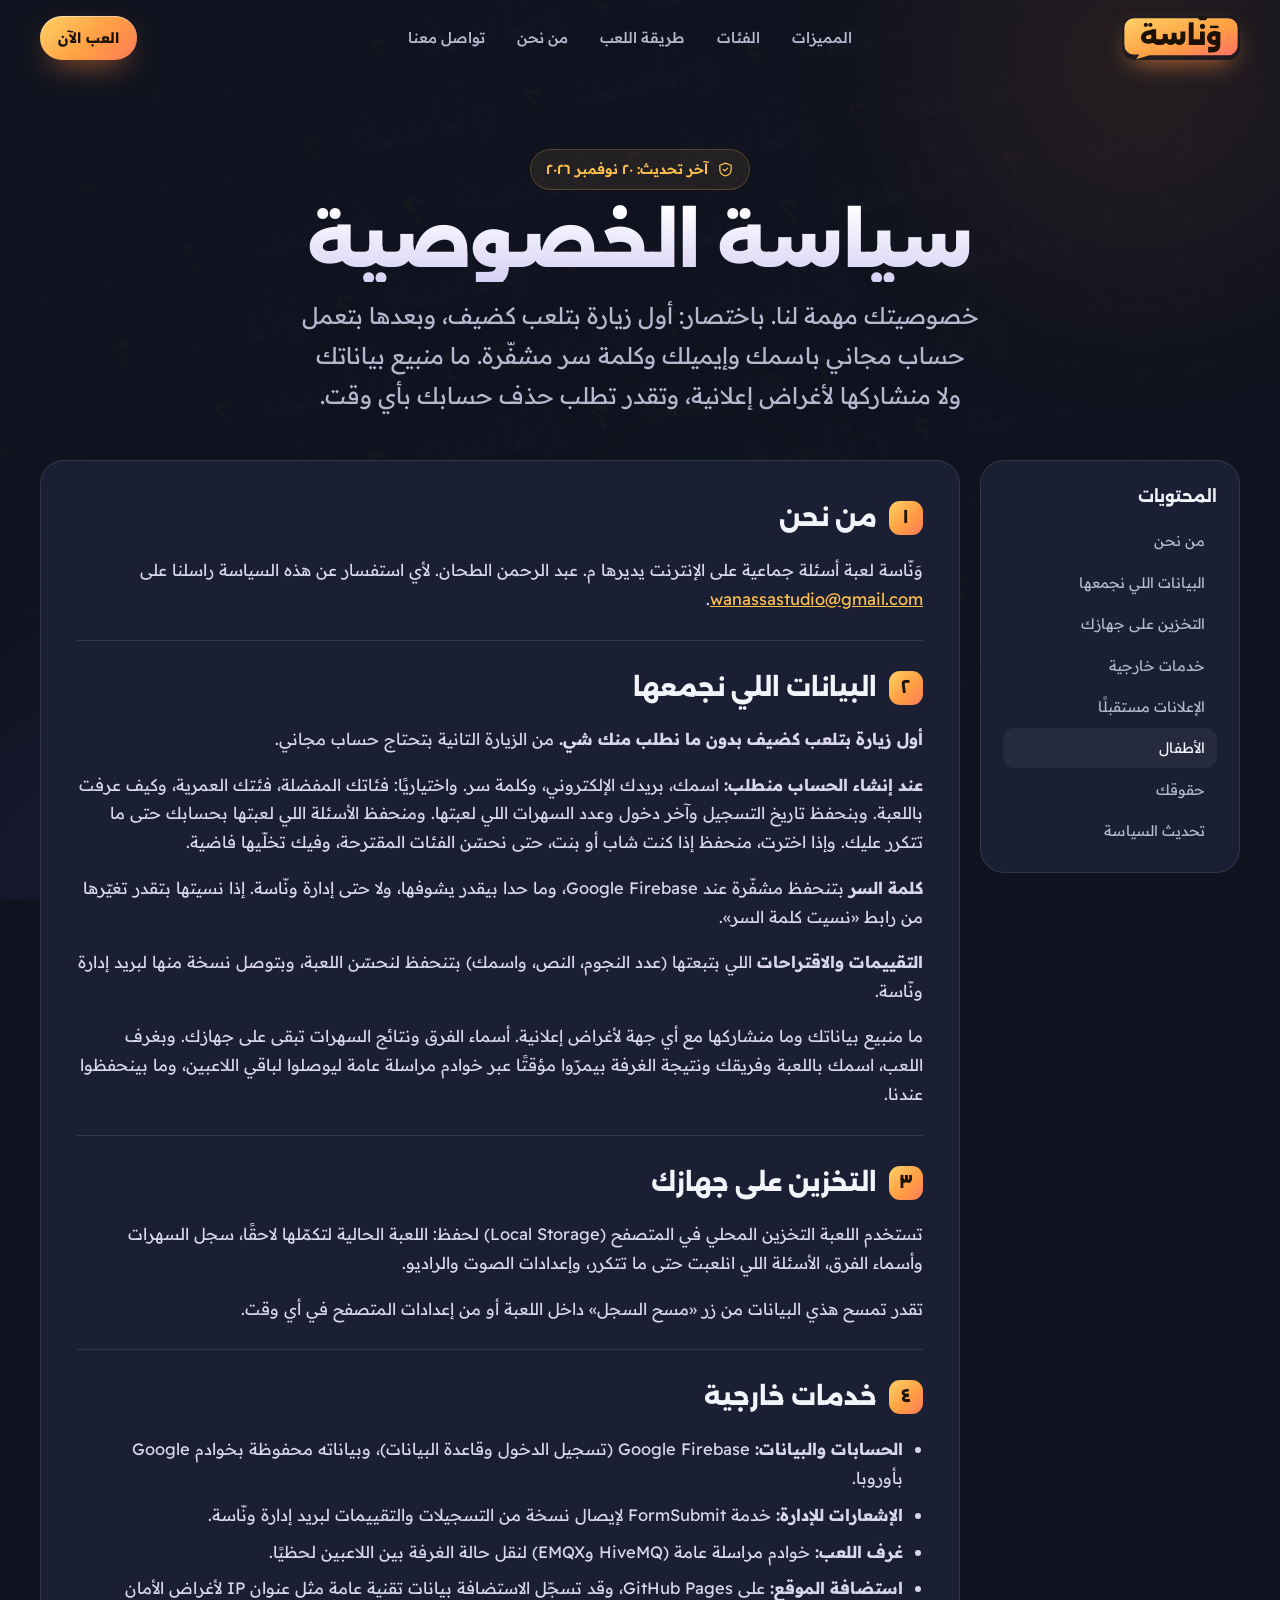
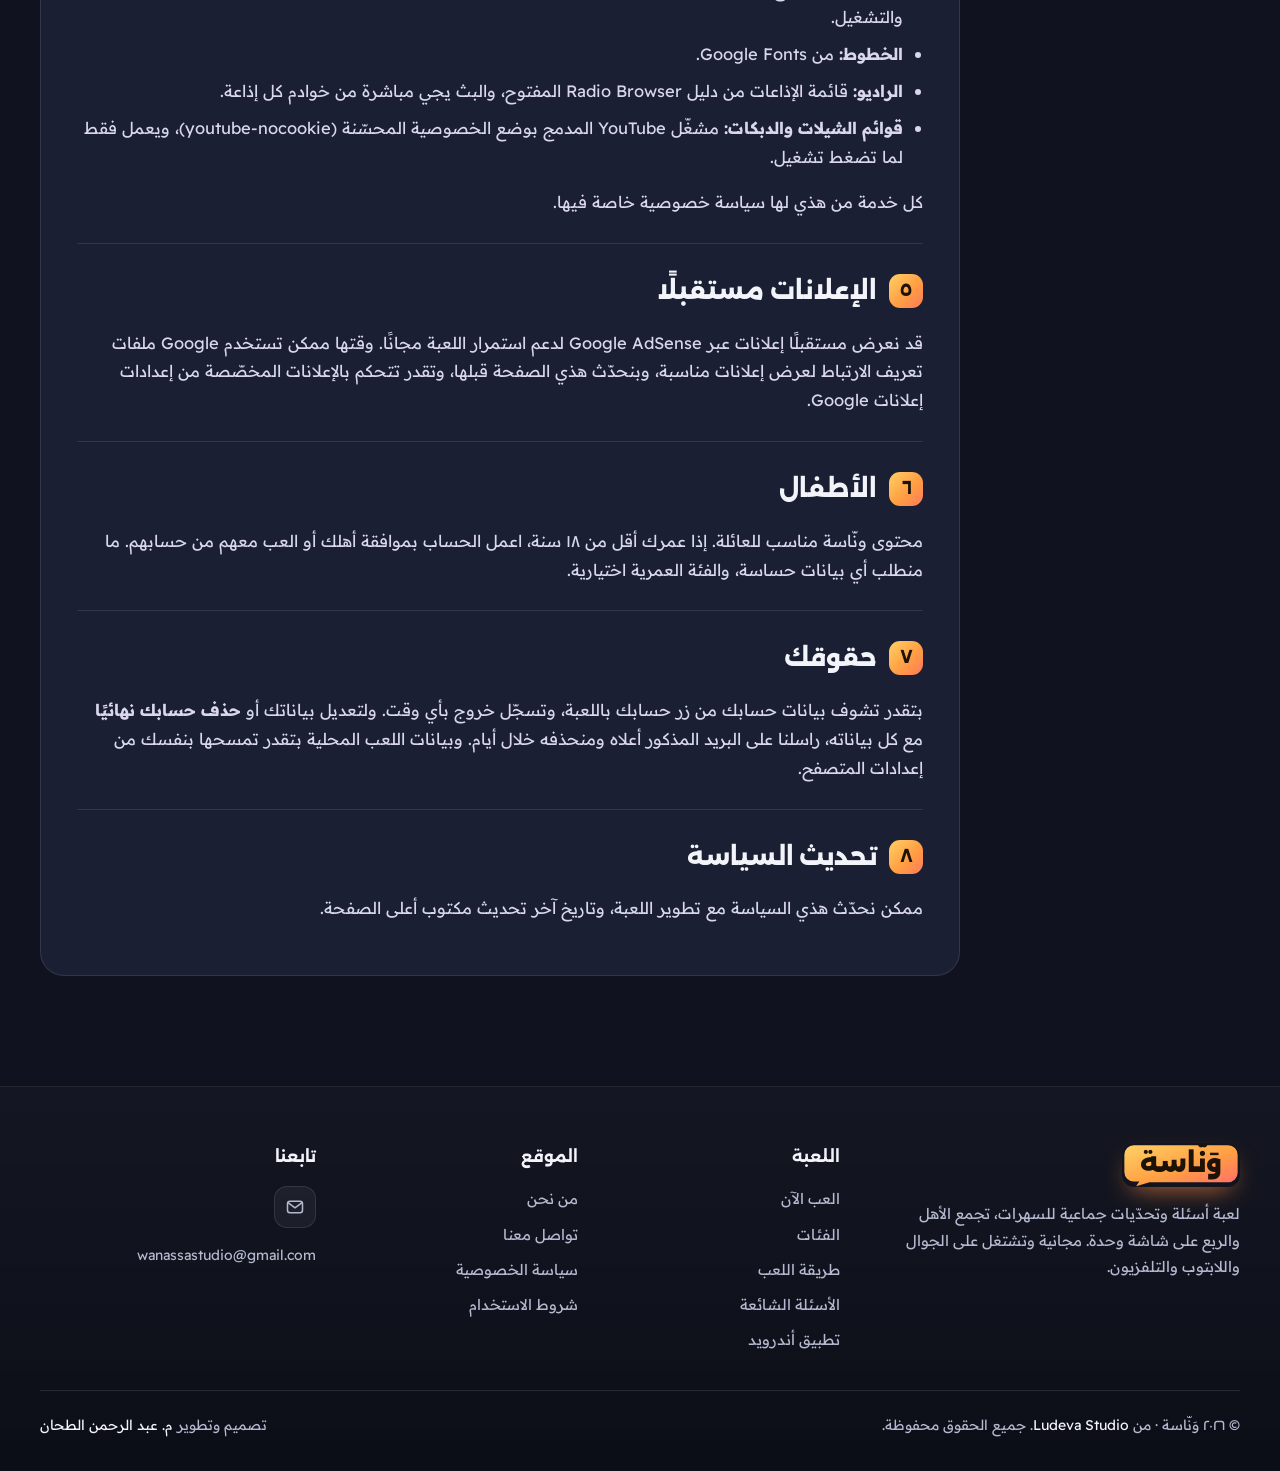
<file: privacy.html>
<!doctype html>
<html lang="ar" dir="rtl">
<head>
<meta charset="utf-8">
<meta name="viewport" content="width=device-width,initial-scale=1,viewport-fit=cover">
<title>سياسة الخصوصية | وَنّاسة</title>
<meta name="description" content="سياسة الخصوصية في لعبة وَنّاسة: شو البيانات اللي منطلبها (الاسم والبريد) وكيف مناستخدمها.">
<link rel="canonical" href="https://abodetahan.github.io/wanasa/privacy.html">
<meta name="theme-color" content="#10131f">
<meta name="author" content="م. عبد الرحمن الطحان">
<link rel="icon" href="assets/logo.svg" type="image/svg+xml">
<link rel="apple-touch-icon" href="assets/apple-touch-icon.png">
<link rel="manifest" href="manifest.webmanifest">
<meta property="og:type" content="website">
<meta property="og:site_name" content="وَنّاسة">
<meta property="og:locale" content="ar_AR">
<meta property="og:title" content="سياسة الخصوصية | وَنّاسة">
<meta property="og:description" content="سياسة الخصوصية في لعبة وَنّاسة: شو البيانات اللي منطلبها (الاسم والبريد) وكيف مناستخدمها.">
<meta property="og:url" content="https://abodetahan.github.io/wanasa/privacy.html">
<meta property="og:image" content="https://abodetahan.github.io/wanasa/assets/og-image.png">
<meta property="og:image:width" content="1200"><meta property="og:image:height" content="630">
<meta name="twitter:card" content="summary_large_image">
<link rel="preconnect" href="https://fonts.googleapis.com">
<link rel="preconnect" href="https://fonts.gstatic.com" crossorigin>
<link rel="stylesheet" href="https://fonts.googleapis.com/css2?family=Alexandria:wght@500;700;800;900&family=Readex+Pro:wght@300;400;500;600;700&display=swap">
<link rel="stylesheet" href="assets/site.css">
</head>
<body>
<div class="bg" aria-hidden="true"><i></i><i></i><i></i></div>
<header class="topbar" id="top">
  <div class="container nav">
    <a class="brand" href="./" aria-label="وَنّاسة، الصفحة الرئيسية"><img class="mark-wide" src="assets/logo-wide.svg" width="118" height="44" alt="وَنّاسة"></a>
    <nav class="menu" id="menu" aria-label="القائمة">
      <a href="./#features">المميزات</a><a href="./#categories">الفئات</a><a href="./#how">طريقة اللعب</a><a href="about.html">من نحن</a><a href="contact.html">تواصل معنا</a>
    </nav>
    <div class="nav-cta"><a class="btn primary sm" href="play.html">العب الآن</a><button class="burger" id="burger" aria-label="القائمة" aria-expanded="false" aria-controls="menu"><i></i><i></i></button></div>
  </div>
</header>
<main>
<section class="container page-hero reveal">
  <span class="eyebrow"><svg class="ic" viewBox="0 0 24 24" aria-hidden="true"><path d="M12 3l8 3v6c0 5-3.5 8-8 9-4.5-1-8-4-8-9V6z"/><path d="M9 12l2 2 4-4"/></svg>آخر تحديث: ٢٠ نوفمبر ٢٠٢٦</span>
  <h1>سياسة الخصوصية</h1>
  <p class="lead">خصوصيتك مهمة لنا. باختصار: أول زيارة بتلعب كضيف، وبعدها بتعمل حساب مجاني باسمك وإيميلك وكلمة سر مشفّرة. ما منبيع بياناتك ولا منشاركها لأغراض إعلانية، وتقدر تطلب حذف حسابك بأي وقت.</p>
</section>
<div class="container legal">
  <nav class="card toc reveal" aria-label="المحتويات"><h3>المحتويات</h3><a href="#s1">من نحن</a><a href="#s2">البيانات اللي نجمعها</a><a href="#s3">التخزين على جهازك</a><a href="#s4">خدمات خارجية</a><a href="#s5">الإعلانات مستقبلًا</a><a href="#s6">الأطفال</a><a href="#s7">حقوقك</a><a href="#s8">تحديث السياسة</a></nav>
  <article class="card prose reveal"><section id="s1"><h2><span>١</span>من نحن</h2><p>وَنّاسة لعبة أسئلة جماعية على الإنترنت يديرها م. عبد الرحمن الطحان. لأي استفسار عن هذه السياسة راسلنا على <a href="mailto:wanassastudio@gmail.com">wanassastudio@gmail.com</a>.</p></section><section id="s2"><h2><span>٢</span>البيانات اللي نجمعها</h2><p><b>أول زيارة بتلعب كضيف بدون ما نطلب منك شي.</b> من الزيارة التانية بتحتاج حساب مجاني.</p><p><b>عند إنشاء الحساب منطلب:</b> اسمك، بريدك الإلكتروني، وكلمة سر. واختياريًا: فئاتك المفضلة، فئتك العمرية، وكيف عرفت باللعبة. وبنحفظ تاريخ التسجيل وآخر دخول وعدد السهرات اللي لعبتها. ومنحفظ الأسئلة اللي لعبتها بحسابك حتى ما تتكرر عليك. وإذا اخترت، منحفظ إذا كنت شاب أو بنت، حتى نحسّن الفئات المقترحة، وفيك تخلّيها فاضية.</p><p><b>كلمة السر</b> بتنحفظ مشفّرة عند Google Firebase، وما حدا بيقدر يشوفها، ولا حتى إدارة ونّاسة. إذا نسيتها بتقدر تغيّرها من رابط «نسيت كلمة السر».</p><p><b>التقييمات والاقتراحات</b> اللي بتبعتها (عدد النجوم، النص، واسمك) بتنحفظ لنحسّن اللعبة، وبتوصل نسخة منها لبريد إدارة ونّاسة.</p><p>ما منبيع بياناتك وما منشاركها مع أي جهة لأغراض إعلانية. أسماء الفرق ونتائج السهرات تبقى على جهازك. وبغرف اللعب، اسمك باللعبة وفريقك ونتيجة الغرفة بيمرّوا مؤقتًا عبر خوادم مراسلة عامة ليوصلوا لباقي اللاعبين، وما بينحفظوا عندنا.</p></section><section id="s3"><h2><span>٣</span>التخزين على جهازك</h2><p>تستخدم اللعبة التخزين المحلي في المتصفح (Local Storage) لحفظ: اللعبة الحالية لتكمّلها لاحقًا، سجل السهرات وأسماء الفرق، الأسئلة اللي انلعبت حتى ما تتكرر، وإعدادات الصوت والراديو.</p><p>تقدر تمسح هذي البيانات من زر «مسح السجل» داخل اللعبة أو من إعدادات المتصفح في أي وقت.</p></section><section id="s4"><h2><span>٤</span>خدمات خارجية</h2><ul><li><b>الحسابات والبيانات:</b> Google Firebase (تسجيل الدخول وقاعدة البيانات)، وبياناته محفوظة بخوادم Google بأوروبا.</li><li><b>الإشعارات للإدارة:</b> خدمة FormSubmit لإيصال نسخة من التسجيلات والتقييمات لبريد إدارة ونّاسة.</li><li><b>غرف اللعب:</b> خوادم مراسلة عامة (HiveMQ وEMQX) لنقل حالة الغرفة بين اللاعبين لحظيًا.</li><li><b>استضافة الموقع:</b> على GitHub Pages، وقد تسجّل الاستضافة بيانات تقنية عامة مثل عنوان IP لأغراض الأمان والتشغيل.</li><li><b>الخطوط:</b> من Google Fonts.</li><li><b>الراديو:</b> قائمة الإذاعات من دليل Radio Browser المفتوح، والبث يجي مباشرة من خوادم كل إذاعة.</li><li><b>قوائم الشيلات والدبكات:</b> مشغّل YouTube المدمج بوضع الخصوصية المحسّنة (youtube-nocookie)، ويعمل فقط لما تضغط تشغيل.</li></ul><p>كل خدمة من هذي لها سياسة خصوصية خاصة فيها.</p></section><section id="s5"><h2><span>٥</span>الإعلانات مستقبلًا</h2><p>قد نعرض مستقبلًا إعلانات عبر Google AdSense لدعم استمرار اللعبة مجانًا. وقتها ممكن تستخدم Google ملفات تعريف الارتباط لعرض إعلانات مناسبة، وبنحدّث هذي الصفحة قبلها، وتقدر تتحكم بالإعلانات المخصّصة من إعدادات إعلانات Google.</p></section><section id="s6"><h2><span>٦</span>الأطفال</h2><p>محتوى ونّاسة مناسب للعائلة. إذا عمرك أقل من ١٨ سنة، اعمل الحساب بموافقة أهلك أو العب معهم من حسابهم. ما منطلب أي بيانات حساسة، والفئة العمرية اختيارية.</p></section><section id="s7"><h2><span>٧</span>حقوقك</h2><p>بتقدر تشوف بيانات حسابك من زر حسابك باللعبة، وتسجّل خروج بأي وقت. ولتعديل بياناتك أو <b>حذف حسابك نهائيًا</b> مع كل بياناته، راسلنا على البريد المذكور أعلاه ومنحذفه خلال أيام. وبيانات اللعب المحلية بتقدر تمسحها بنفسك من إعدادات المتصفح.</p></section><section id="s8"><h2><span>٨</span>تحديث السياسة</h2><p>ممكن نحدّث هذي السياسة مع تطوير اللعبة، وتاريخ آخر تحديث مكتوب أعلى الصفحة.</p></section></article>
</div>
</main>

<footer class="footer">
  <div class="container">
    <div class="f-grid">
      <div class="f-about">
        <a class="brand" href="./"><img class="mark-wide" src="assets/logo-wide.svg" width="118" height="44" alt="وَنّاسة"></a>
        <p>لعبة أسئلة وتحدّيات جماعية للسهرات، تجمع الأهل والربع على شاشة وحدة. مجانية وتشتغل على الجوال واللابتوب والتلفزيون.</p>
      </div>
      <div><h4>اللعبة</h4><a href="play.html">العب الآن</a><a href="./#categories">الفئات</a><a href="./#how">طريقة اللعب</a><a href="./#faq">الأسئلة الشائعة</a><a href="https://github.com/ludeva-studio/wanasa-app/releases/latest/download/wanasa.apk">تطبيق أندرويد</a></div>
      <div><h4>الموقع</h4><a href="about.html">من نحن</a><a href="contact.html">تواصل معنا</a><a href="privacy.html">سياسة الخصوصية</a><a href="terms.html">شروط الاستخدام</a></div>
      <div><h4>تابعنا</h4><div class="socials"><a class="soc soc-mail" href="mailto:wanassastudio@gmail.com" aria-label="البريد الإلكتروني" title="البريد الإلكتروني"><svg class="si" viewBox="0 0 24 24" aria-hidden="true"><rect x="3" y="5" width="18" height="14" rx="3"/><path d="M4 7l8 6 8-6"/></svg></a></div><a class="f-mail" href="mailto:wanassastudio@gmail.com">wanassastudio@gmail.com</a></div>
    </div>
    <div class="f-bottom"><span>© ٢٠٢٦ وَنّاسة · من <a href="about.html">Ludeva Studio</a>. جميع الحقوق محفوظة.</span><span>تصميم وتطوير <a href="about.html#founder">م. عبد الرحمن الطحان</a></span></div>
  </div>
</footer>
<script src="assets/site.js" defer></script>
</body>
</html>
</file>
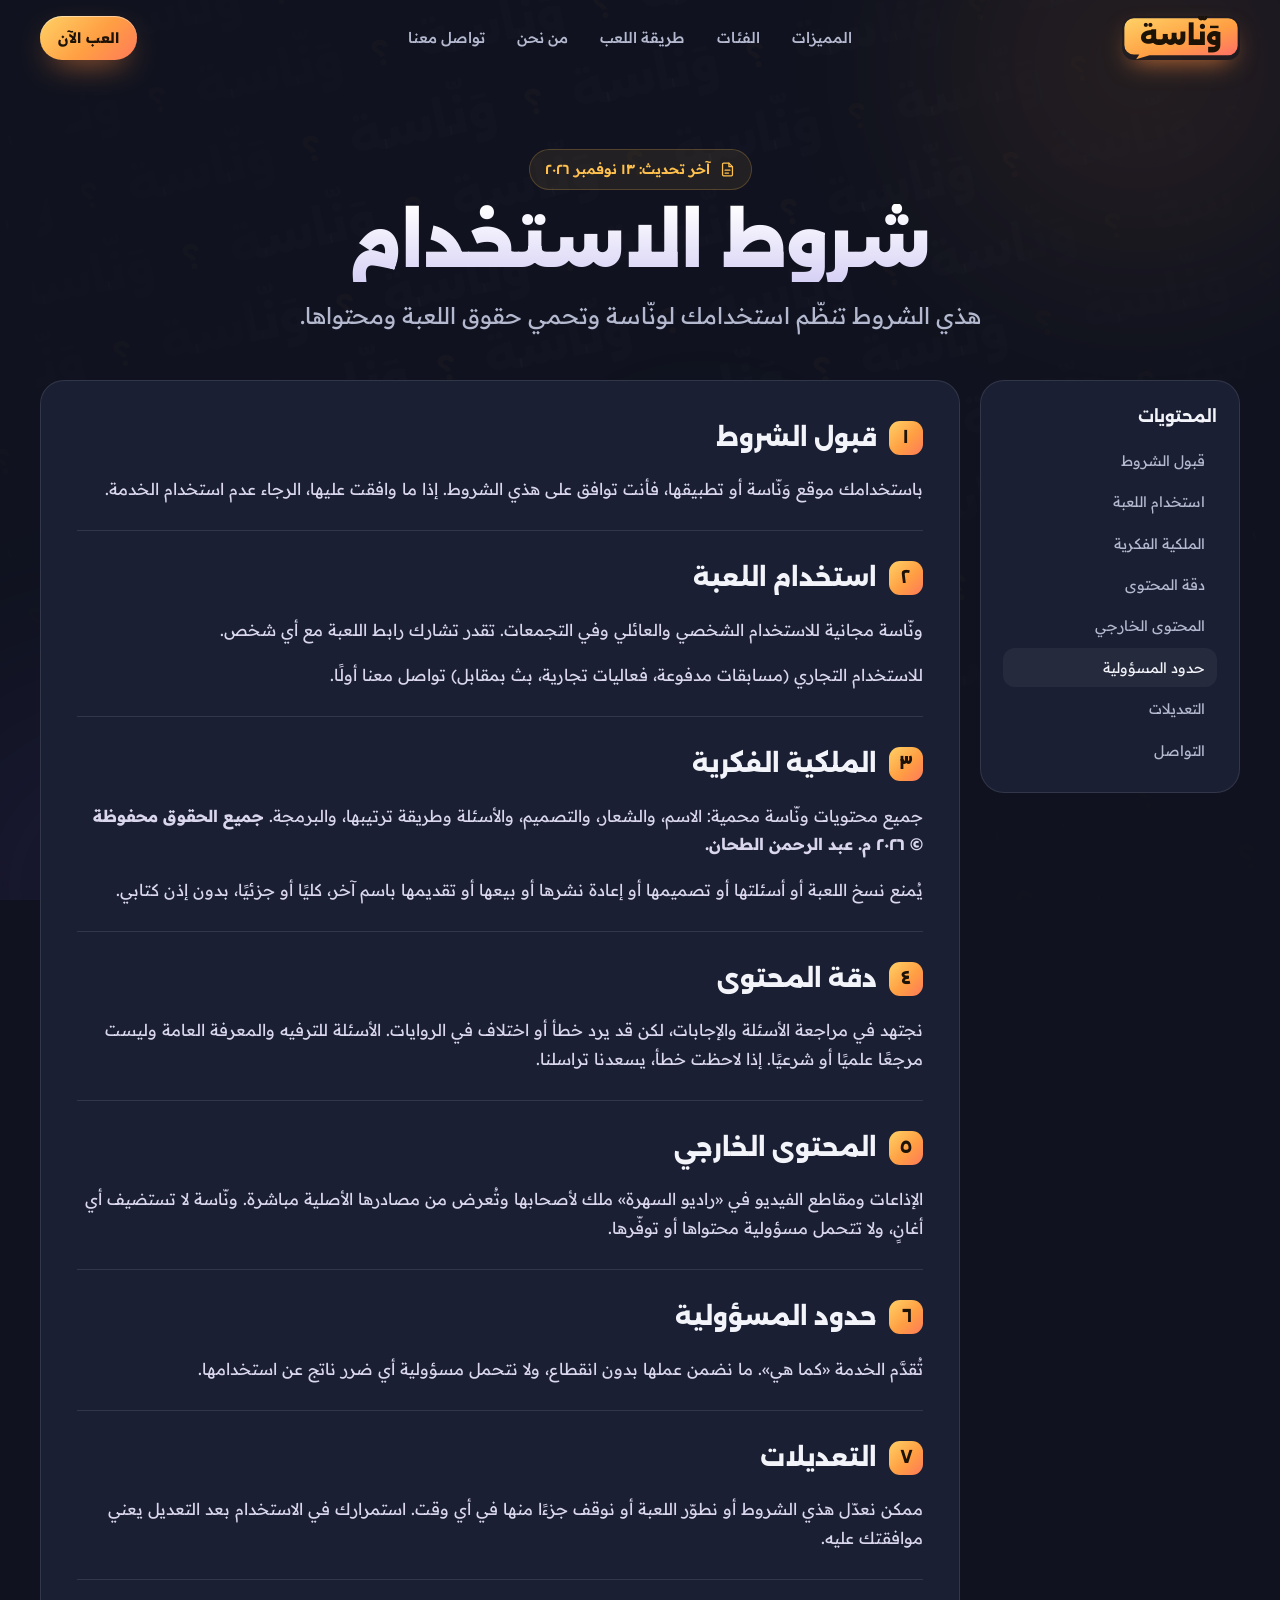
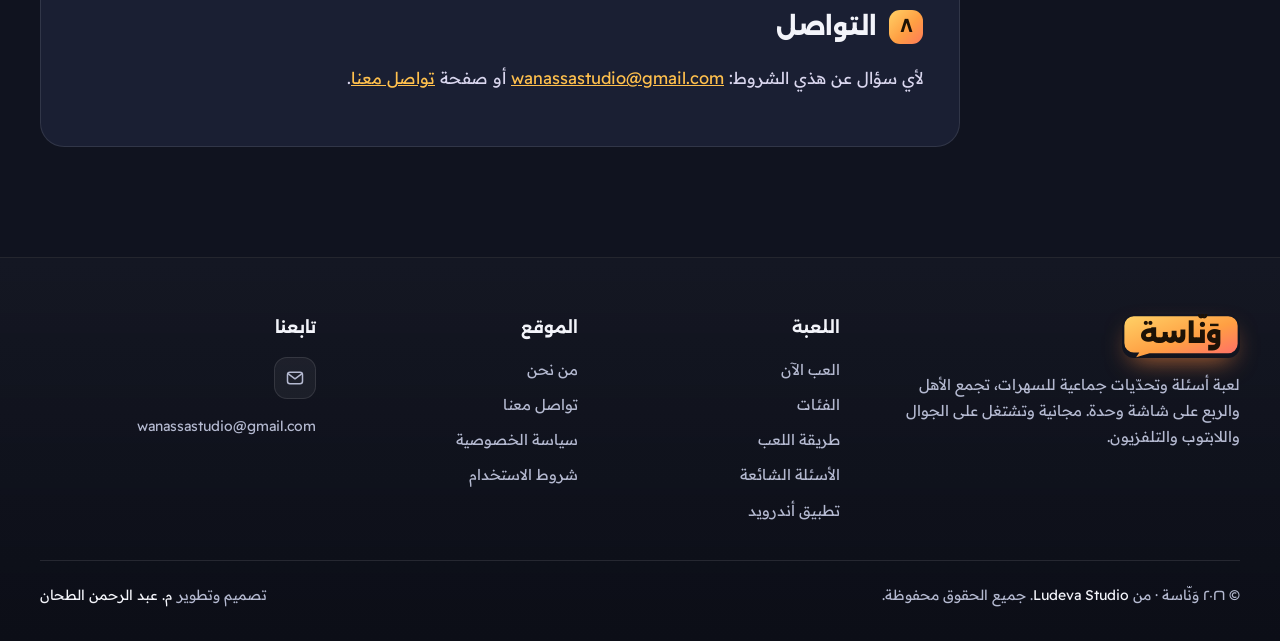
<file: terms.html>
<!doctype html>
<html lang="ar" dir="rtl">
<head>
<meta charset="utf-8">
<meta name="viewport" content="width=device-width,initial-scale=1,viewport-fit=cover">
<title>شروط الاستخدام | وَنّاسة</title>
<meta name="description" content="شروط استخدام لعبة وَنّاسة والملكية الفكرية لمحتواها.">
<link rel="canonical" href="https://abodetahan.github.io/wanasa/terms.html">
<meta name="theme-color" content="#10131f">
<meta name="author" content="م. عبد الرحمن الطحان">
<link rel="icon" href="assets/logo.svg" type="image/svg+xml">
<link rel="apple-touch-icon" href="assets/apple-touch-icon.png">
<link rel="manifest" href="manifest.webmanifest">
<meta property="og:type" content="website">
<meta property="og:site_name" content="وَنّاسة">
<meta property="og:locale" content="ar_AR">
<meta property="og:title" content="شروط الاستخدام | وَنّاسة">
<meta property="og:description" content="شروط استخدام لعبة وَنّاسة والملكية الفكرية لمحتواها.">
<meta property="og:url" content="https://abodetahan.github.io/wanasa/terms.html">
<meta property="og:image" content="https://abodetahan.github.io/wanasa/assets/og-image.png">
<meta property="og:image:width" content="1200"><meta property="og:image:height" content="630">
<meta name="twitter:card" content="summary_large_image">
<link rel="preconnect" href="https://fonts.googleapis.com">
<link rel="preconnect" href="https://fonts.gstatic.com" crossorigin>
<link rel="stylesheet" href="https://fonts.googleapis.com/css2?family=Alexandria:wght@500;700;800;900&family=Readex+Pro:wght@300;400;500;600;700&display=swap">
<link rel="stylesheet" href="assets/site.css">
</head>
<body>
<div class="bg" aria-hidden="true"><i></i><i></i><i></i></div>
<header class="topbar" id="top">
  <div class="container nav">
    <a class="brand" href="./" aria-label="وَنّاسة، الصفحة الرئيسية"><img class="mark-wide" src="assets/logo-wide.svg" width="118" height="44" alt="وَنّاسة"></a>
    <nav class="menu" id="menu" aria-label="القائمة">
      <a href="./#features">المميزات</a><a href="./#categories">الفئات</a><a href="./#how">طريقة اللعب</a><a href="about.html">من نحن</a><a href="contact.html">تواصل معنا</a>
    </nav>
    <div class="nav-cta"><a class="btn primary sm" href="play.html">العب الآن</a><button class="burger" id="burger" aria-label="القائمة" aria-expanded="false" aria-controls="menu"><i></i><i></i></button></div>
  </div>
</header>
<main>
<section class="container page-hero reveal">
  <span class="eyebrow"><svg class="ic" viewBox="0 0 24 24" aria-hidden="true"><path d="M14 3H6.5A1.5 1.5 0 0 0 5 4.5v15A1.5 1.5 0 0 0 6.5 21h11a1.5 1.5 0 0 0 1.5-1.5V8z"/><path d="M14 3v5h5M8.5 13h7M8.5 17h5"/></svg>آخر تحديث: ١٣ نوفمبر ٢٠٢٦</span>
  <h1>شروط الاستخدام</h1>
  <p class="lead">هذي الشروط تنظّم استخدامك لونّاسة وتحمي حقوق اللعبة ومحتواها.</p>
</section>
<div class="container legal">
  <nav class="card toc reveal" aria-label="المحتويات"><h3>المحتويات</h3><a href="#s1">قبول الشروط</a><a href="#s2">استخدام اللعبة</a><a href="#s3">الملكية الفكرية</a><a href="#s4">دقة المحتوى</a><a href="#s5">المحتوى الخارجي</a><a href="#s6">حدود المسؤولية</a><a href="#s7">التعديلات</a><a href="#s8">التواصل</a></nav>
  <article class="card prose reveal"><section id="s1"><h2><span>١</span>قبول الشروط</h2><p>باستخدامك موقع وَنّاسة أو تطبيقها، فأنت توافق على هذي الشروط. إذا ما وافقت عليها، الرجاء عدم استخدام الخدمة.</p></section><section id="s2"><h2><span>٢</span>استخدام اللعبة</h2><p>ونّاسة مجانية للاستخدام الشخصي والعائلي وفي التجمعات. تقدر تشارك رابط اللعبة مع أي شخص.</p><p>للاستخدام التجاري (مسابقات مدفوعة، فعاليات تجارية، بث بمقابل) تواصل معنا أولًا.</p></section><section id="s3"><h2><span>٣</span>الملكية الفكرية</h2><p>جميع محتويات ونّاسة محمية: الاسم، والشعار، والتصميم، والأسئلة وطريقة ترتيبها، والبرمجة. <b>جميع الحقوق محفوظة © ٢٠٢٦ م. عبد الرحمن الطحان.</b></p><p>يُمنع نسخ اللعبة أو أسئلتها أو تصميمها أو إعادة نشرها أو بيعها أو تقديمها باسم آخر، كليًا أو جزئيًا، بدون إذن كتابي.</p></section><section id="s4"><h2><span>٤</span>دقة المحتوى</h2><p>نجتهد في مراجعة الأسئلة والإجابات، لكن قد يرد خطأ أو اختلاف في الروايات. الأسئلة للترفيه والمعرفة العامة وليست مرجعًا علميًا أو شرعيًا. إذا لاحظت خطأ، يسعدنا تراسلنا.</p></section><section id="s5"><h2><span>٥</span>المحتوى الخارجي</h2><p>الإذاعات ومقاطع الفيديو في «راديو السهرة» ملك لأصحابها وتُعرض من مصادرها الأصلية مباشرة. ونّاسة لا تستضيف أي أغانٍ، ولا تتحمل مسؤولية محتواها أو توفّرها.</p></section><section id="s6"><h2><span>٦</span>حدود المسؤولية</h2><p>تُقدَّم الخدمة «كما هي». ما نضمن عملها بدون انقطاع، ولا نتحمل مسؤولية أي ضرر ناتج عن استخدامها.</p></section><section id="s7"><h2><span>٧</span>التعديلات</h2><p>ممكن نعدّل هذي الشروط أو نطوّر اللعبة أو نوقف جزءًا منها في أي وقت. استمرارك في الاستخدام بعد التعديل يعني موافقتك عليه.</p></section><section id="s8"><h2><span>٨</span>التواصل</h2><p>لأي سؤال عن هذي الشروط: <a href="mailto:wanassastudio@gmail.com">wanassastudio@gmail.com</a> أو صفحة <a href="contact.html">تواصل معنا</a>.</p></section></article>
</div>
</main>

<footer class="footer">
  <div class="container">
    <div class="f-grid">
      <div class="f-about">
        <a class="brand" href="./"><img class="mark-wide" src="assets/logo-wide.svg" width="118" height="44" alt="وَنّاسة"></a>
        <p>لعبة أسئلة وتحدّيات جماعية للسهرات، تجمع الأهل والربع على شاشة وحدة. مجانية وتشتغل على الجوال واللابتوب والتلفزيون.</p>
      </div>
      <div><h4>اللعبة</h4><a href="play.html">العب الآن</a><a href="./#categories">الفئات</a><a href="./#how">طريقة اللعب</a><a href="./#faq">الأسئلة الشائعة</a><a href="https://github.com/ludeva-studio/wanasa-app/releases/latest/download/wanasa.apk">تطبيق أندرويد</a></div>
      <div><h4>الموقع</h4><a href="about.html">من نحن</a><a href="contact.html">تواصل معنا</a><a href="privacy.html">سياسة الخصوصية</a><a href="terms.html">شروط الاستخدام</a></div>
      <div><h4>تابعنا</h4><div class="socials"><a class="soc soc-mail" href="mailto:wanassastudio@gmail.com" aria-label="البريد الإلكتروني" title="البريد الإلكتروني"><svg class="si" viewBox="0 0 24 24" aria-hidden="true"><rect x="3" y="5" width="18" height="14" rx="3"/><path d="M4 7l8 6 8-6"/></svg></a></div><a class="f-mail" href="mailto:wanassastudio@gmail.com">wanassastudio@gmail.com</a></div>
    </div>
    <div class="f-bottom"><span>© ٢٠٢٦ وَنّاسة · من <a href="about.html">Ludeva Studio</a>. جميع الحقوق محفوظة.</span><span>تصميم وتطوير <a href="about.html#founder">م. عبد الرحمن الطحان</a></span></div>
  </div>
</footer>
<script src="assets/site.js" defer></script>
</body>
</html>
</file>
<file: assets/site.css>
/* وَنّاسة · نظام تصميم الموقع */
:root{
  --bg:#0b0a17;--surface:rgba(255,255,255,.05);--surface-2:rgba(255,255,255,.08);--line:rgba(255,255,255,.1);
  --text:#f6f4ff;--muted:#a9a5c8;--gold:#ffc04d;--orange:#ff9f43;--coral:#ff6b6b;--t1:#ff5d7a;--t2:#38d9c6;
  --grad:linear-gradient(135deg,#ffd166,#ff9f43 55%,#ff7a59);
  --display:'Alexandria','Readex Pro',system-ui,sans-serif;--body:'Readex Pro',system-ui,-apple-system,'Segoe UI',Tahoma,sans-serif;
  --ease:cubic-bezier(.2,.8,.2,1);--r:24px;color-scheme:dark}
*{box-sizing:border-box}
html{scroll-behavior:smooth;scroll-padding-top:90px}
html,body{background:var(--bg);color:var(--text);direction:rtl}
body{margin:0;font-family:var(--body);font-size:16.5px;line-height:1.75;overflow-x:hidden;-webkit-font-smoothing:antialiased}
img{max-width:100%;display:block}
a{color:var(--gold)}
::selection{background:rgba(255,192,77,.35);color:#fff}
:focus-visible{outline:3px solid var(--gold);outline-offset:3px;border-radius:8px}
.container{width:min(1200px,100% - 32px);margin-inline:auto}
main{position:relative;z-index:1}

/* background */
.bg{position:fixed;inset:0;z-index:0;pointer-events:none;overflow:hidden}
.bg i{position:absolute;border-radius:50%;filter:blur(80px);opacity:.55;animation:drift 24s ease-in-out infinite alternate}
.bg i:nth-child(1){width:46vmax;height:46vmax;top:-18vmax;right:-12vmax;background:radial-gradient(closest-side,rgba(255,150,60,.55),transparent)}
.bg i:nth-child(2){width:50vmax;height:50vmax;bottom:-24vmax;left:-16vmax;background:radial-gradient(closest-side,rgba(124,92,255,.5),transparent);animation-delay:-8s}
.bg i:nth-child(3){width:30vmax;height:30vmax;top:40%;left:40%;background:radial-gradient(closest-side,rgba(56,217,198,.18),transparent);animation-delay:-14s}
.bg::after{content:"";position:absolute;inset:0;background-image:radial-gradient(rgba(255,255,255,.06) 1px,transparent 1px);background-size:28px 28px;-webkit-mask-image:radial-gradient(ellipse at 50% 0%,#000 25%,transparent 70%);mask-image:radial-gradient(ellipse at 50% 0%,#000 25%,transparent 70%)}
@keyframes drift{to{transform:translate3d(-6%,5%,0) scale(1.08)}}

/* topbar */
.topbar{position:sticky;top:0;z-index:50;transition:background .3s,border-color .3s,backdrop-filter .3s;border-bottom:1px solid transparent}
.topbar.scrolled{background:rgba(11,10,23,.72);backdrop-filter:blur(18px) saturate(140%);-webkit-backdrop-filter:blur(18px) saturate(140%);border-bottom-color:var(--line)}
.nav{display:flex;align-items:center;justify-content:space-between;gap:20px;height:76px}
.brand{display:inline-flex;align-items:center;gap:11px;color:var(--text);text-decoration:none;font-family:var(--display);font-weight:900;font-size:23px}
.brand img{border-radius:12px;box-shadow:0 10px 26px -10px rgba(255,138,61,.8);transition:transform .35s var(--ease)}
.brand:hover img{transform:rotate(-10deg) scale(1.06)}
.menu{display:flex;gap:4px}
.menu a{color:var(--muted);text-decoration:none;font-weight:500;font-size:15px;padding:8px 14px;border-radius:999px;transition:color .2s,background .2s}
.menu a:hover{color:var(--text);background:var(--surface)}
.nav-cta{display:flex;align-items:center;gap:10px}
.burger{display:none;width:44px;height:44px;border-radius:14px;border:1px solid var(--line);background:var(--surface);cursor:pointer;position:relative}
.burger i{position:absolute;left:12px;right:12px;height:2px;border-radius:2px;background:var(--text);transition:transform .3s var(--ease),top .3s}
.burger i:first-child{top:17px}.burger i:last-child{top:25px}
.burger[aria-expanded="true"] i:first-child{top:21px;transform:rotate(45deg)}.burger[aria-expanded="true"] i:last-child{top:21px;transform:rotate(-45deg)}

/* buttons */
.btn{position:relative;overflow:hidden;display:inline-flex;align-items:center;justify-content:center;gap:9px;font-family:var(--body);font-weight:700;font-size:16px;padding:12px 24px;border-radius:999px;text-decoration:none;color:var(--text);background:var(--surface-2);border:1px solid var(--line);cursor:pointer;transition:transform .2s var(--ease),box-shadow .3s,background .2s,border-color .2s}
.btn:hover{transform:translateY(-2px);border-color:rgba(255,255,255,.25)}
.btn.primary{background:var(--grad);color:#1d1206;border:0;box-shadow:0 12px 32px -12px rgba(255,138,61,.8),inset 0 1px 0 rgba(255,255,255,.45)}
.btn.primary:hover{box-shadow:0 18px 44px -12px rgba(255,138,61,1),inset 0 1px 0 rgba(255,255,255,.5)}
.btn.primary::after{content:"";position:absolute;inset:0;background:linear-gradient(105deg,transparent 35%,rgba(255,255,255,.5) 50%,transparent 65%);transform:translateX(120%);animation:gleam 4s ease-in-out infinite}
@keyframes gleam{0%,65%{transform:translateX(120%)}100%{transform:translateX(-120%)}}
.btn.ghost{background:transparent}
.btn.lg{font-size:18px;padding:16px 32px}
.btn.sm{font-size:14.5px;padding:9px 18px}
.btn .ic{width:20px;height:20px}
.ic{width:22px;height:22px;fill:none;stroke:currentColor;stroke-width:1.8;stroke-linecap:round;stroke-linejoin:round;flex:none}
.ripple{position:absolute;border-radius:50%;pointer-events:none;background:rgba(255,255,255,.45);transform:scale(0);animation:ripple .6s ease-out forwards}
@keyframes ripple{to{transform:scale(1);opacity:0}}

/* shared */
.card{position:relative;isolation:isolate;background:linear-gradient(180deg,rgba(255,255,255,.065),rgba(255,255,255,.02));border:1px solid var(--line);border-radius:var(--r);backdrop-filter:blur(14px);-webkit-backdrop-filter:blur(14px)}
.card::before{content:"";position:absolute;inset:0;border-radius:inherit;z-index:-1;pointer-events:none;opacity:0;transition:opacity .35s;background:radial-gradient(320px circle at var(--mx,50%) var(--my,50%),rgba(255,192,77,.12),transparent 65%)}
.card:hover::before{opacity:1}
.eyebrow{display:inline-flex;align-items:center;gap:9px;font-size:14px;font-weight:600;color:var(--gold);padding:7px 15px;border-radius:999px;background:rgba(255,192,77,.08);border:1px solid rgba(255,192,77,.22);width:fit-content}
.eyebrow .ic{width:17px;height:17px}
.eyebrow.live{color:var(--text);background:var(--surface);border-color:var(--line)}
.eyebrow.live i{width:8px;height:8px;border-radius:50%;background:#34d399;box-shadow:0 0 0 4px rgba(52,211,153,.18);animation:pulse 1.6s infinite}
@keyframes pulse{50%{box-shadow:0 0 0 8px rgba(52,211,153,0)}}
.lead{font-size:clamp(19px,2.2vw,23px);font-weight:600;margin:0;text-wrap:balance}
.sub,.muted{color:var(--muted);margin:0}
.made{display:inline-flex;align-items:center;gap:10px;font-size:14px;color:var(--muted);padding:7px 15px 7px 9px;border-radius:999px;background:var(--surface);border:1px solid var(--line);width:fit-content}
.made b{color:var(--text)}
.flag{width:28px;height:19px;border-radius:4px;box-shadow:0 0 0 1px rgba(255,255,255,.2);flex:none}
.pill{font-size:13px;font-weight:700;padding:4px 12px;border-radius:999px;background:var(--surface-2);color:var(--muted)}
.reveal{opacity:0;transform:translateY(26px);transition:opacity .8s var(--ease),transform .8s var(--ease);transition-delay:var(--d,0s)}
.reveal.in{opacity:1;transform:none}

/* hero */
.hero{display:grid;grid-template-columns:1.05fr .95fr;gap:56px;align-items:center;padding:56px 0 40px;min-height:min(760px,calc(100svh - 76px))}
.hero-txt{display:flex;flex-direction:column;gap:20px}
.hero-txt>*{animation:rise .9s var(--ease) both}
.hero-txt>*:nth-child(2){animation-delay:.08s}.hero-txt>*:nth-child(3){animation-delay:.16s}.hero-txt>*:nth-child(4){animation-delay:.24s}.hero-txt>*:nth-child(5){animation-delay:.32s}.hero-txt>*:nth-child(6){animation-delay:.4s}
@keyframes rise{from{opacity:0;transform:translateY(24px);filter:blur(6px)}}
.word{font-family:var(--display);font-weight:900;font-size:clamp(84px,13vw,170px);line-height:1.02;margin:0;padding-bottom:.06em;letter-spacing:-.02em;
  background:linear-gradient(100deg,#fff4d6 0%,#ffd166 22%,#ff9f43 48%,#ff6b6b 72%,#ffd166 100%);background-size:220% 100%;-webkit-background-clip:text;background-clip:text;color:transparent;
  filter:drop-shadow(0 12px 50px rgba(255,138,61,.3));animation:rise .9s var(--ease) .05s both,shine 7s ease-in-out 1.2s infinite}
@keyframes shine{0%,100%{background-position:100% 0}50%{background-position:0 0}}
.ctas{display:flex;flex-wrap:wrap;gap:12px}
.hero-art{position:relative;aspect-ratio:1/1;max-width:500px;width:100%;justify-self:center;perspective:1200px}
.hero-art .glow{position:absolute;inset:8%;border-radius:50%;background:radial-gradient(closest-side,rgba(255,159,67,.45),rgba(124,92,255,.22) 55%,transparent 75%);filter:blur(34px);animation:breathe 6s ease-in-out infinite}
@keyframes breathe{50%{transform:scale(1.1);opacity:.75}}
.mock{position:absolute;background:linear-gradient(180deg,rgba(35,33,64,.92),rgba(20,19,40,.92));border:1px solid var(--line);border-radius:24px;box-shadow:0 40px 90px -30px rgba(0,0,0,.85),inset 0 1px 0 rgba(255,255,255,.08);transition:transform .6s var(--ease)}
.mock.board{inset:17% 4% 20% 10%;padding:18px;display:grid;grid-template-columns:repeat(3,1fr);gap:10px;transform:rotate(-4deg);animation:float 7s ease-in-out infinite}
@keyframes float{50%{translate:0 -10px}}
.mc{display:flex;flex-direction:column;gap:8px}
.mc b{font-family:var(--display);font-size:14px;text-align:center;padding-bottom:6px;border-bottom:2px solid rgba(255,192,77,.6);white-space:nowrap;overflow:hidden;text-overflow:ellipsis}
.mc i{font-style:normal;font-family:var(--display);font-weight:800;text-align:center;font-size:18px;padding:9px 0;border-radius:12px;background:rgba(255,255,255,.07);color:var(--gold)}
.mc i.d1{background:var(--t1);color:#2a0710}.mc i.d2{background:var(--t2);color:#05201d}
.mc i.lv{animation:glow 1.8s ease-in-out infinite}
@keyframes glow{50%{background:var(--gold);color:#1d1206;box-shadow:0 0 28px rgba(255,192,77,.6)}}
.mock.q{inset:auto 0 4% 18%;padding:18px 20px;display:flex;flex-direction:column;gap:6px;border-color:rgba(255,192,77,.5);transform:rotate(3deg);animation:float 6s ease-in-out -2s infinite}
.mock.q small{color:var(--gold);font-weight:700}
.mock.q strong{font-family:var(--display);font-size:clamp(16px,1.6vw,20px);line-height:1.5}
.mock.score{top:0;left:2%;z-index:2;padding:12px 16px;display:flex;flex-direction:column;gap:2px;font-size:14px;transform:rotate(-3deg);animation:float 8s ease-in-out -4s infinite}
.mock.score b{font-family:var(--display);font-size:18px;margin-inline-start:6px}
.mock.score .t1{color:var(--t1)}.mock.score .t2{color:var(--t2)}

/* stats */
.stats{display:grid;grid-template-columns:repeat(4,1fr);gap:16px;padding:6px 0 30px}
.stats div{padding:22px 24px;border-radius:22px;background:var(--surface);border:1px solid var(--line)}
.stats b{display:block;font-family:var(--display);font-weight:900;font-size:clamp(32px,4vw,46px);line-height:1.1;background:var(--grad);-webkit-background-clip:text;background-clip:text;color:transparent}
.stats span{color:var(--muted);font-size:14.5px}

/* marquee */
.marquee{position:relative;z-index:1;overflow:hidden;padding:18px 0;border-block:1px solid var(--line);background:rgba(255,255,255,.02);-webkit-mask-image:linear-gradient(90deg,transparent,#000 10%,#000 90%,transparent);mask-image:linear-gradient(90deg,transparent,#000 10%,#000 90%,transparent)}
.marquee div{display:flex;gap:12px;width:max-content;animation:marq 70s linear infinite}
.marquee span{font-family:var(--display);font-weight:700;font-size:16px;color:var(--muted);padding:8px 18px;border-radius:999px;border:1px solid var(--line);white-space:nowrap}
.marquee span:nth-child(3n){color:var(--gold);border-color:rgba(255,192,77,.3)}
@keyframes marq{to{transform:translateX(50%)}}

/* sections */
.section{padding:96px 0 0}
.s-head{display:flex;flex-direction:column;align-items:center;text-align:center;gap:12px;margin-bottom:44px}
.s-head h2,.split h2,.cta-band h2{font-family:var(--display);font-weight:900;font-size:clamp(32px,4.4vw,52px);line-height:1.2;margin:0;letter-spacing:-.01em;text-wrap:balance}
.s-head p{color:var(--muted);margin:0;max-width:58ch}
.feats{display:grid;grid-template-columns:repeat(4,1fr);gap:16px}
.feat{padding:26px;display:flex;flex-direction:column;gap:10px;transition:transform .4s var(--ease),border-color .3s}
.feat:hover{transform:translateY(-6px);border-color:rgba(255,192,77,.4)}
.feat h3,.cat-group h3,.steps h3{font-family:var(--display);font-weight:800;font-size:20px;margin:4px 0 0}
.feat p,.cat-group p,.steps p{color:var(--muted);margin:0;font-size:15px}
.f-ico{width:50px;height:50px;border-radius:15px;display:grid;place-items:center;flex:none;color:var(--gold);background:linear-gradient(135deg,rgba(255,209,102,.2),rgba(255,107,107,.12));border:1px solid rgba(255,192,77,.28)}
.f-ico.wa{color:#25d366;background:rgba(37,211,102,.12);border-color:rgba(37,211,102,.3)}
.cats{display:grid;grid-template-columns:repeat(2,1fr);gap:16px}
.cat-group{padding:26px;display:flex;flex-direction:column;gap:12px}
.cat-group header{display:flex;align-items:center;justify-content:space-between;gap:10px}
.cat-group h3{font-size:24px;margin:0}
.tags{list-style:none;margin:6px 0 0;padding:0;display:flex;flex-wrap:wrap;gap:8px}
.tags li{font-size:14px;padding:6px 13px;border-radius:999px;background:var(--surface);border:1px solid var(--line);transition:border-color .2s,color .2s}
.tags li:hover{border-color:rgba(255,192,77,.5);color:var(--gold)}
.tags li.hot{border-color:rgba(255,192,77,.45)}
.tags li b{font-size:11px;margin-inline-start:6px;padding:1px 7px;border-radius:999px;background:var(--grad);color:#1d1206}
.steps{list-style:none;margin:0;padding:0;display:grid;grid-template-columns:repeat(4,1fr);gap:16px;counter-reset:s}
.steps li{padding:26px;display:flex;flex-direction:column;gap:8px}
.steps li>b{width:46px;height:46px;border-radius:14px;display:grid;place-items:center;font-family:var(--display);font-size:22px;background:var(--grad);color:#1d1206}
.split{display:grid;grid-template-columns:1fr 1fr;gap:40px;align-items:center;padding:56px;margin-top:96px;border-radius:32px;background:linear-gradient(135deg,rgba(255,159,67,.12),rgba(124,92,255,.1));border:1px solid var(--line)}
.split>div{display:flex;flex-direction:column;gap:16px;align-items:flex-start}
.split p{color:var(--muted);margin:0}
.radio-list{list-style:none;margin:0;padding:0;display:grid;grid-template-columns:1fr 1fr;gap:10px}
.radio-list li{padding:14px 18px;border-radius:16px;background:rgba(11,10,23,.5);border:1px solid var(--line);font-weight:600;display:flex;align-items:center;gap:10px}
.radio-list li::before{content:"";width:9px;height:9px;border-radius:50%;background:var(--gold);box-shadow:0 0 12px var(--gold)}
.faqs{display:grid;gap:12px;max-width:860px;margin-inline:auto}
.faq{padding:0}
.faq summary{list-style:none;cursor:pointer;padding:20px 24px;font-weight:700;font-size:17px;display:flex;align-items:center;justify-content:space-between;gap:12px}
.faq summary::-webkit-details-marker{display:none}
.faq summary i{width:28px;height:28px;border-radius:50%;flex:none;position:relative;background:var(--surface-2)}
.faq summary i::before,.faq summary i::after{content:"";position:absolute;inset:13px 8px;background:var(--text);border-radius:2px;transition:transform .3s var(--ease)}
.faq summary i::after{transform:rotate(90deg)}
.faq[open] summary i::after{transform:rotate(0)}
.faq div{padding:0 24px 20px;color:var(--muted)}
.cta-band{text-align:center;padding:72px 32px;border-radius:36px;display:flex;flex-direction:column;align-items:center;gap:16px;background:radial-gradient(600px 300px at 50% 0%,rgba(255,159,67,.35),transparent 70%),linear-gradient(180deg,rgba(255,255,255,.07),rgba(255,255,255,.02));border:1px solid rgba(255,192,77,.3)}
.cta-band p{color:var(--muted);margin:0 0 6px;max-width:52ch}

/* inner pages */
.page-hero{display:flex;flex-direction:column;align-items:center;text-align:center;gap:14px;padding:72px 0 44px}
.page-hero h1{font-family:var(--display);font-weight:900;font-size:clamp(38px,6vw,68px);line-height:1.15;margin:0;letter-spacing:-.01em;background:linear-gradient(180deg,#fff,#d6d1f5);-webkit-background-clip:text;background-clip:text;color:transparent;text-wrap:balance}
.page-hero .lead{color:var(--muted);font-weight:400;max-width:60ch}
.prose-grid{display:grid;grid-template-columns:1.5fr 1fr;gap:20px;align-items:start}
.prose{padding:36px}
.prose h2{font-family:var(--display);font-weight:800;font-size:24px;margin:28px 0 10px;display:flex;align-items:center;gap:12px}
.prose h2:first-child,.prose section:first-child h2{margin-top:0}
.prose h2 span{width:34px;height:34px;border-radius:11px;display:grid;place-items:center;font-size:16px;background:var(--grad);color:#1d1206;flex:none}
.prose p,.prose li{color:#d9d6ee}
.prose ul{padding-inline-start:20px}
.prose li{margin-bottom:8px}
.checks{list-style:none;padding:0!important}
.checks li{position:relative;padding-inline-start:30px}
.checks li::before{content:"";position:absolute;inset-inline-start:0;top:8px;width:18px;height:18px;border-radius:6px;background:var(--grad);-webkit-mask:url("data:image/svg+xml,%3Csvg xmlns='http://www.w3.org/2000/svg' viewBox='0 0 24 24'%3E%3Cpath d='M5 12l4.5 4.5L19 7' stroke='black' stroke-width='3' fill='none' stroke-linecap='round'/%3E%3C/svg%3E") center/100% no-repeat;mask:url("data:image/svg+xml,%3Csvg xmlns='http://www.w3.org/2000/svg' viewBox='0 0 24 24'%3E%3Cpath d='M5 12l4.5 4.5L19 7' stroke='black' stroke-width='3' fill='none' stroke-linecap='round'/%3E%3C/svg%3E") center/100% no-repeat}
.mini-stats{display:grid;grid-template-columns:repeat(3,1fr);gap:12px}
.mini-stats div{padding:16px;border-radius:18px;background:var(--surface);border:1px solid var(--line);text-align:center}
.mini-stats b{display:block;font-family:var(--display);font-size:30px;background:var(--grad);-webkit-background-clip:text;background-clip:text;color:transparent}
.mini-stats span{color:var(--muted);font-size:14px}
.founder{padding:32px;display:flex;flex-direction:column;align-items:center;text-align:center;gap:10px;position:sticky;top:100px}
.avatar{width:96px;height:96px;border-radius:30px;display:grid;place-items:center;font-family:var(--display);font-weight:900;font-size:44px;background:var(--grad);color:#1d1206;box-shadow:0 20px 50px -18px rgba(255,138,61,.9)}
.founder h2{font-family:var(--display);font-size:24px;margin:6px 0 0}
.founder .role{color:var(--gold);font-weight:600;margin:0}
.founder .loc{display:inline-flex;align-items:center;gap:6px;color:var(--muted);margin:0;font-size:14.5px}
.founder .loc .ic{width:18px;height:18px}
.founder p{margin:0;color:var(--muted)}
.contact-grid{display:grid;grid-template-columns:1fr 1.1fr;gap:20px;align-items:start}
.c-cards{display:grid;grid-template-columns:1fr 1fr;gap:14px}
.c-card{display:flex;align-items:center;gap:14px;padding:20px;text-decoration:none;color:var(--text);transition:transform .35s var(--ease),border-color .3s}
a.c-card:hover{transform:translateY(-4px);border-color:rgba(255,192,77,.45)}
.c-card>span:last-child{display:flex;flex-direction:column;min-width:0}
.c-card small{color:var(--muted);font-size:13px}
.c-card b{font-size:15.5px;overflow-wrap:anywhere}
.c-card.wide,.follow{grid-column:1/-1}
.follow{padding:24px;display:flex;flex-direction:column;gap:10px}
.follow h3{font-family:var(--display);margin:0;font-size:20px}
.follow p{margin:0;color:var(--muted)}
.c-form{padding:32px;display:flex;flex-direction:column;gap:16px}
.c-form h2{font-family:var(--display);font-size:26px;margin:0}
.c-form label{display:flex;flex-direction:column;gap:8px;font-weight:600;font-size:15px}
.c-form input,.c-form select,.c-form textarea{font:inherit;font-weight:400;color:var(--text);background:rgba(0,0,0,.25);border:1px solid var(--line);border-radius:16px;padding:13px 16px;transition:border-color .2s,box-shadow .2s;resize:vertical}
.c-form input:focus,.c-form select:focus,.c-form textarea:focus{outline:none;border-color:rgba(255,192,77,.7);box-shadow:0 0 0 4px rgba(255,192,77,.15)}
.c-form select option{background:#17162d}
.form-note{margin:0;color:var(--gold);min-height:1.5em;font-size:14.5px}
.legal{display:grid;grid-template-columns:260px 1fr;gap:20px;align-items:start}
.toc{padding:22px;position:sticky;top:100px;display:flex;flex-direction:column;gap:2px}
.toc h3{margin:0 0 8px;font-family:var(--display);font-size:16px}
.toc a{color:var(--muted);text-decoration:none;padding:7px 12px;border-radius:12px;font-size:14.5px;transition:background .2s,color .2s}
.toc a:hover,.toc a.on{background:var(--surface);color:var(--text)}
.legal section+section{margin-top:26px;padding-top:26px;border-top:1px solid var(--line)}
.nf{min-height:60vh;display:flex;flex-direction:column;align-items:center;justify-content:center;text-align:center;gap:14px;padding:60px 0}
.nf .big{font-family:var(--display);font-weight:900;font-size:clamp(110px,22vw,220px);line-height:1;background:var(--grad);-webkit-background-clip:text;background-clip:text;color:transparent}
.nf h1{font-family:var(--display);font-size:clamp(28px,4vw,42px);margin:0}
.nf .lead{color:var(--muted);font-weight:400}

/* socials + footer */
.socials{display:flex;flex-wrap:wrap;gap:8px}
.soc{width:42px;height:42px;border-radius:13px;display:grid;place-items:center;background:var(--surface);border:1px solid var(--line);color:var(--text);transition:transform .25s var(--ease),background .25s,border-color .25s,color .25s}
.socials.big .soc{width:48px;height:48px;border-radius:15px}
.soc .si{width:20px;height:20px;fill:none;stroke:currentColor;stroke-width:1.8;stroke-linecap:round;stroke-linejoin:round}
.soc:hover{transform:translateY(-3px);color:#fff;border-color:transparent}
.soc-linkedin:hover{background:#0a66c2}.soc-instagram:hover{background:linear-gradient(45deg,#f9a825,#e1306c,#833ab4)}.soc-snapchat:hover{background:#fffc00;color:#111}.soc-facebook:hover{background:#1877f2}.soc-wa:hover{background:#25d366}.soc-mail:hover{background:#ff9f43;color:#1d1206}
.footer{position:relative;z-index:1;margin-top:110px;border-top:1px solid var(--line);background:linear-gradient(180deg,rgba(255,255,255,.02),rgba(0,0,0,.25))}
.f-grid{display:grid;grid-template-columns:1.6fr 1fr 1fr 1.2fr;gap:32px;padding:56px 0 36px}
.f-grid>div{display:flex;flex-direction:column;gap:9px}
.f-grid h4{margin:0 0 6px;font-family:var(--display);font-size:16px}
.f-grid a{color:var(--muted);text-decoration:none;font-size:15px;transition:color .2s;width:fit-content}
.f-grid a:hover{color:var(--gold)}
.f-about{gap:14px!important}
.f-about p{color:var(--muted);margin:0;font-size:15px;max-width:40ch}
.f-grid .brand{color:var(--text)}
.f-grid .soc{width:42px}
.f-mail{direction:ltr;text-align:right;margin-top:6px;font-size:14px!important}
.f-bottom{display:flex;justify-content:space-between;gap:12px;flex-wrap:wrap;padding:22px 0 34px;border-top:1px solid var(--line);color:var(--muted);font-size:14px}
.f-bottom a{color:var(--text);text-decoration:none}
.f-bottom a:hover{color:var(--gold)}

/* responsive */
@media (max-width:1040px){
  .feats{grid-template-columns:repeat(2,1fr)}.steps{grid-template-columns:repeat(2,1fr)}
  .f-grid{grid-template-columns:1fr 1fr}
  .prose-grid,.contact-grid{grid-template-columns:1fr}.founder{position:static}
  .legal{grid-template-columns:1fr}.toc{position:static;flex-direction:row;flex-wrap:wrap}.toc h3{width:100%}
}
@media (max-width:880px){
  .menu{position:fixed;top:76px;inset-inline:16px;flex-direction:column;padding:12px;border-radius:22px;background:rgba(20,19,40,.96);border:1px solid var(--line);backdrop-filter:blur(18px);opacity:0;transform:translateY(-10px);pointer-events:none;transition:opacity .25s,transform .3s var(--ease)}
  .menu.open{opacity:1;transform:none;pointer-events:auto}
  .menu a{padding:13px 16px;font-size:16px}
  .burger{display:block}
  .hero{grid-template-columns:1fr;padding-top:28px;min-height:0;gap:20px}
  .hero-art{max-width:420px;order:-1}
  .cats{grid-template-columns:1fr}
  .split{grid-template-columns:1fr;padding:32px}
  .stats{grid-template-columns:repeat(2,1fr)}
}
@media (max-width:560px){
  body{font-size:16px}
  .feats,.steps,.c-cards,.radio-list{grid-template-columns:1fr}
  .f-grid{grid-template-columns:1fr}
  .section{padding-top:72px}
  .prose,.c-form,.founder{padding:24px}
  .ctas .btn{flex:1}
  .nav-cta .btn{display:none}
  .mock.score{display:none}
  .mock.board{inset:4% 4% 30% 8%}.mock.q{inset:auto 2% 2% 10%}
}
@media (prefers-reduced-motion:reduce){*,*::before,*::after{animation:none!important;transition:none!important}.reveal{opacity:1;transform:none}}

/* الخلفية: اسم اللعبة منسوج بخطوط مائلة تتحرك ببطء، واسم كبير مفرّغ */
.namebg{position:fixed;inset:0;z-index:0;pointer-events:none;overflow:hidden;-webkit-mask-image:radial-gradient(ellipse at 50% 35%,#000 25%,rgba(0,0,0,.35) 80%);mask-image:radial-gradient(ellipse at 50% 35%,#000 25%,rgba(0,0,0,.35) 80%)}
.nrows{position:absolute;inset:-40%;transform:rotate(-12deg);display:flex;flex-direction:column;justify-content:center;gap:30px}
.nr{display:flex;align-items:center;gap:30px;white-space:nowrap;width:max-content;font-family:var(--display);font-weight:900;font-size:46px;line-height:1.1;color:rgba(255,255,255,.04);animation:nslide var(--dur) linear infinite}
.nr.rev{animation-direction:reverse;margin-inline-start:-140px}
.nr b{color:rgba(255,192,77,.09);font-size:.8em}
.nr:nth-child(3n) span:nth-of-type(3n){color:rgba(255,192,77,.075)}
.nr:nth-child(4n+1) span:nth-of-type(5n){color:rgba(255,93,122,.06)}
@keyframes nslide{to{transform:translateX(33%)}}
.nbig{position:absolute;left:50%;bottom:-7vw;transform:translateX(-50%);font-family:var(--display);font-weight:900;font-size:32vw;line-height:1;white-space:nowrap;color:transparent;-webkit-text-stroke:1.5px rgba(255,192,77,.11)}
@media (max-width:640px){.nr{font-size:30px;gap:20px}.nrows{gap:22px}}
@media (prefers-reduced-motion:reduce){.nr{animation:none}}
.mark-wide{height:44px;width:auto;display:block;filter:drop-shadow(0 8px 22px rgba(255,138,61,.45));transition:transform .35s var(--ease)}
.brand:hover .mark-wide,a:hover>.mark-wide{transform:rotate(-3deg) scale(1.04)}

/* v15 calm */
:root{--bg:#10131f;--text:#f3f4fa;--muted:#b4b9d0}
.bg i{opacity:.22;animation:none}.bg::after{display:none}
.namebg{opacity:.55}.nr{animation:none!important;color:rgba(255,255,255,.028)}.nr b{color:rgba(255,184,77,.05)}.nr span{color:inherit!important}.nbig{display:none}
.card{background:#1a1f33;backdrop-filter:none;-webkit-backdrop-filter:none}.card::before{display:none}
.word{animation:rise .9s var(--ease) .05s both;filter:none}
.hero-art .glow{opacity:.5;animation:none}
.topbar.scrolled{background:rgba(16,19,31,.95);backdrop-filter:none;-webkit-backdrop-filter:none}
.btn.primary::after{display:none}.mark-wide{filter:none}
</file>
